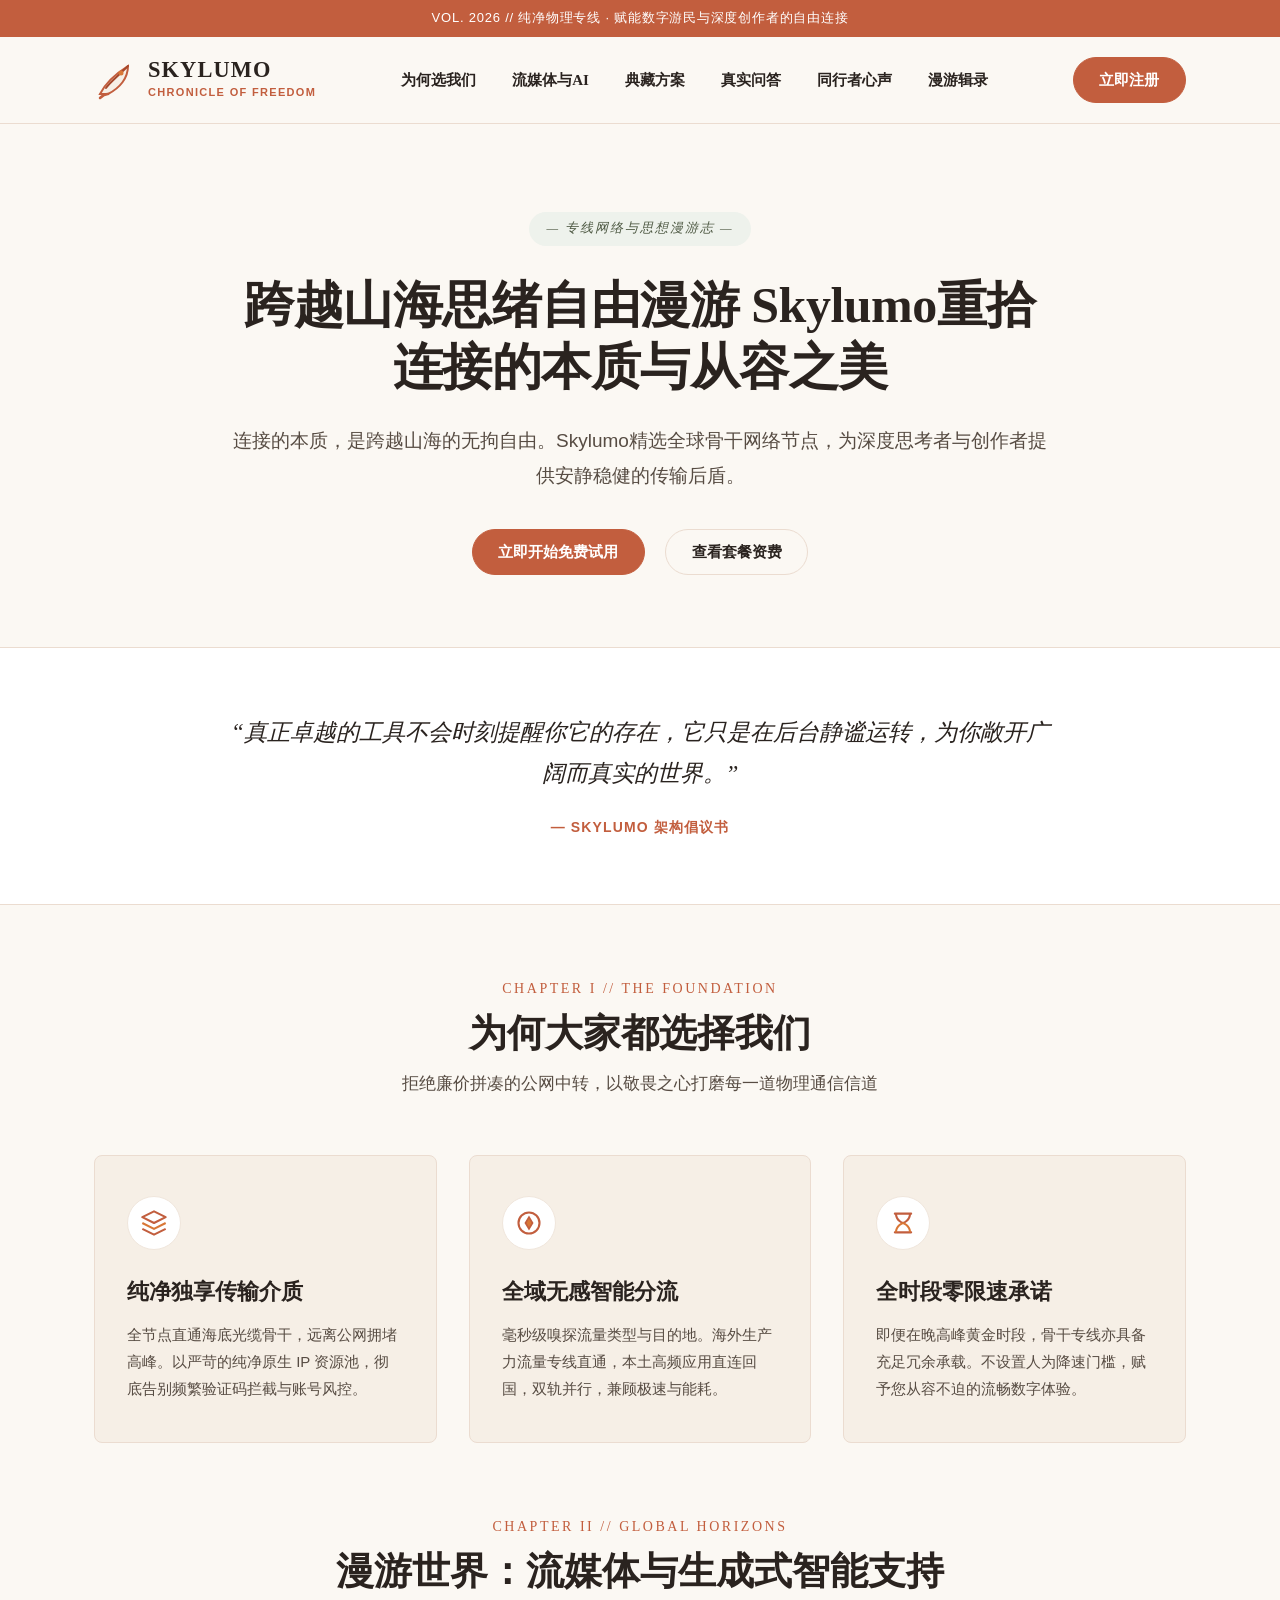
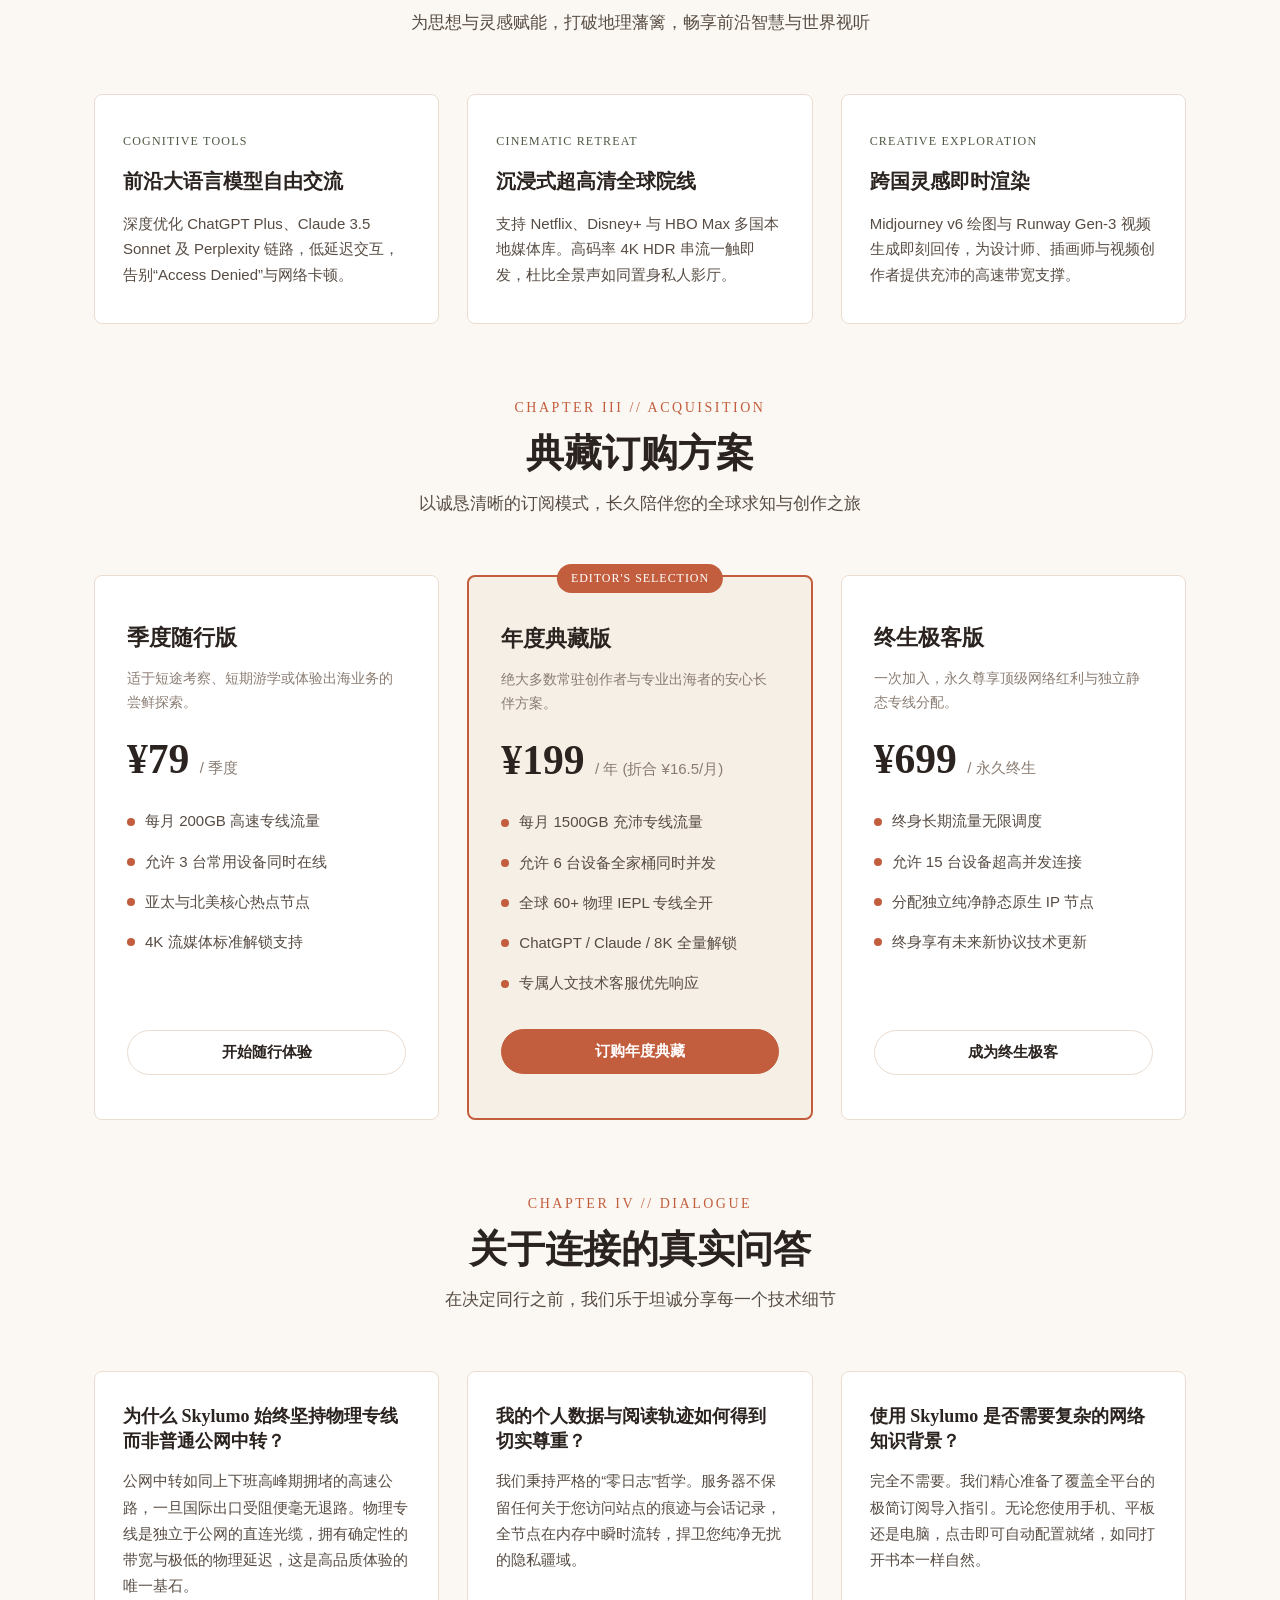
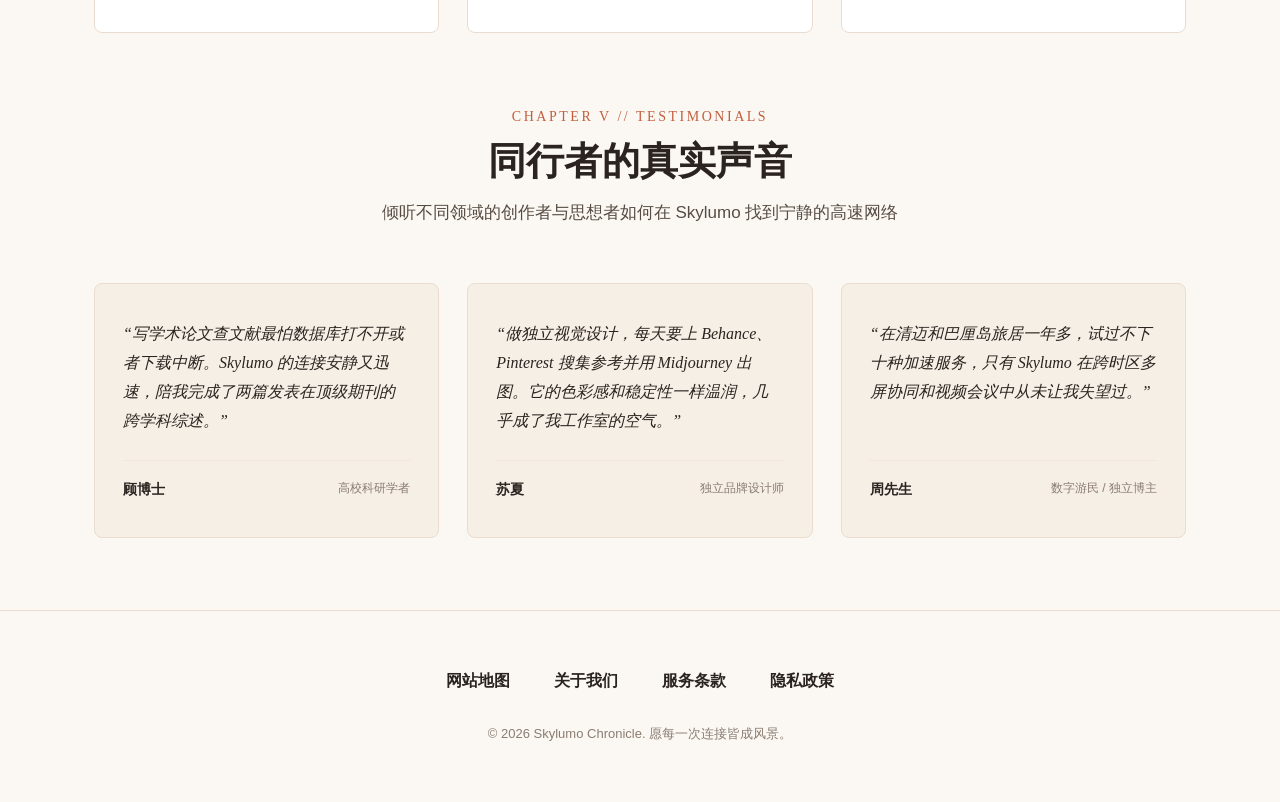
<file: index.html>
<!DOCTYPE html>
<html lang="zh-CN">
<head>
  <meta charset="UTF-8">
  <meta name="viewport" content="width=device-width, initial-scale=1.0">
  <title>Skylumo 漫游专线 - 专为数字游民与学术出海打造的极速稳定网络加速通道</title>
  <meta name="description" content="探索真正的全球自由互联，Skylumo 为数字游民、跨境办公与学术科研打造专属网络加速解决方案。精选纯净原生节点，实现海外流媒体与生产力工具极速秒开，零日志隐私护航。资深用户口碑力荐的优质机场推荐首选，让每一次跨洋连接皆从容优雅。">
  <meta name="keywords" content="Skylumo, 网络加速, 机场推荐, 极速秒开, 数字游民梯子, 原生IP节点, 学术加速, 跨境远程办公, 纯净专线, 梯子选购指南">
  <link rel="canonical" href="https://skylum.sbs/">
  
  <!-- Open Graph 社交分享元数据 -->
  <meta property="og:type" content="website">
  <meta property="og:locale" content="zh_CN">
  <meta property="og:site_name" content="Skylumo">
  <meta property="og:url" content="https://skylum.sbs/">
  <meta property="og:title" content="Skylumo 漫游专线 - 专为数字游民与学术出海打造的极速稳定网络加速通道">
  <meta property="og:description" content="Skylumo 为数字游民、跨境办公与学术科研打造专属网络加速解决方案。精选纯净原生节点，海外流媒体与生产力工具极速秒开。2026 优质机场推荐首选！">
  <meta property="og:image" content="https://skylum.sbs/og-preview.png">
  <meta property="og:image:width" content="1200">
  <meta property="og:image:height" content="630">

  <!-- Twitter Card 元数据 -->
  <meta name="twitter:card" content="summary_large_image">
  <meta name="twitter:title" content="Skylumo 漫游专线 - 专为数字游民与学术出海打造的极速稳定网络加速通道">
  <meta name="twitter:description" content="Skylumo 专为数字游民与学术科研打造专属网络加速解决方案。精选纯净原生节点，极速秒开，零日志隐私护航！">
  <meta name="twitter:image" content="https://skylum.sbs/og-preview.png">

  <!-- Schema.org Product 结构化数据 (Rich Snippets) -->
  <script type="application/ld+json">
  {
    "@context": "https://schema.org/",
    "@type": "Product",
    "name": "Skylumo 漫游专线网络加速服务",
    "image": "https://skylum.sbs/og-preview.png",
    "description": "面向数字游民与学术出海的高端物理专线网络加速服务，精选原生 IP 节点，保障海外流媒体与 AI 工具极速秒开与零日志隐私防护。",
    "brand": {
      "@type": "Brand",
      "name": "Skylumo"
    },
    "offers": {
      "@type": "AggregateOffer",
      "priceCurrency": "CNY",
      "lowPrice": "16.00",
      "highPrice": "199.00",
      "offerCount": "3",
      "priceValidUntil": "2027-12-31",
      "availability": "https://schema.org/InStock",
      "url": "https://ww012.twilightaff.com/#/?code=A56DH1Af"
    },
    "aggregateRating": {
      "@type": "AggregateRating",
      "ratingValue": "4.9",
      "reviewCount": "980",
      "bestRating": "5",
      "worstRating": "1"
    }
  }
  </script>

  <link rel="stylesheet" href="style.css">
<style id="maintenance-anchor-offset">#pricing{scroll-margin-top:180px;}</style>
</head>
<body>

  <!-- 顶部温润卷首条 -->
  <aside class="editorial-top-strip">
    <span>VOL. 2026 // 纯净物理专线 · 赋能数字游民与深度创作者的自由连接</span>
  </aside>

  <!-- 典雅刊物式 Header 与羽翼墨痕交织 Logo -->
  <header class="editorial-masthead">
    <div class="masthead-inner">
      <a href="index.html" class="brand-feather-logo">
        <!-- 融合 Logo: 羽翼墨痕交织矢量结构 -->
        <svg class="feather-symbol" viewBox="0 0 40 40" fill="none" xmlns="http://www.w3.org/2000/svg" aria-label="Skylumo 羽翼徽标">
          <path d="M6 34C10 26 18 16 34 6C34 18 26 28 14 34Z" fill="#f6efe6" stroke="#c25e3e" stroke-width="2"/>
          <path d="M12 28C16 22 24 16 34 6" stroke="#a6482b" stroke-width="2" stroke-linecap="round"/>
          <path d="M14 34C11 34 8 36 6 38" stroke="#c25e3e" stroke-width="2.5" stroke-linecap="round"/>
          <circle cx="27" cy="13" r="2.5" fill="#d97736"/>
        </svg>
        <div class="feather-brand-text">
          <span class="brand-title-serif">SKYLUMO</span>
          <span class="brand-sub-label">CHRONICLE OF FREEDOM</span>
        </div>
      </a>

            <!-- 移动端汉堡菜单触发复选框 (零 JS 原生响应式切换) -->
      <input type="checkbox" id="mobile-nav-toggle" class="mobile-nav-toggle" aria-label="切换导航菜单">

<nav class="editorial-nav">
        <a href="#foundation" class="editorial-nav-link">为何选我们</a>
        <a href="#horizons" class="editorial-nav-link">流媒体与AI</a>
        <a href="#pricing" class="editorial-nav-link">典藏方案</a>
        <a href="#dialogue" class="editorial-nav-link">真实问答</a>
        <a href="#testimonials" class="editorial-nav-link">同行者心声</a>
        <a href="journal-digest.html" class="editorial-nav-link">漫游辑录</a>
      </nav>

      <div class="masthead-actions">
        <a href="https://ww012.twilightaff.com/#/?code=A56DH1Af" target="_blank" rel="nofollow" class="btn-editorial btn-terracotta">立即注册</a>
        <label for="mobile-nav-toggle" class="mobile-nav-btn" aria-label="切换菜单">
          <span class="hamburger-bar"></span>
          <span class="hamburger-bar"></span>
          <span class="hamburger-bar"></span>
        </label>
      </div>
      
      <!-- 移动端全景导航抽屉 (点击汉堡图标时展开) -->
      <div class="mobile-nav-drawer">
        <div class="mobile-drawer-inner">
          <a href="#foundation" class="mobile-drawer-link">
            <span class="drawer-link-title">为何选我们</span>
            <span class="drawer-link-sub">学术与游民专线基座</span>
          </a>
          <a href="#horizons" class="mobile-drawer-link">
            <span class="drawer-link-title">流媒体与AI</span>
            <span class="drawer-link-sub">跨区解锁与生成式算力</span>
          </a>
          <a href="#pricing" class="mobile-drawer-link">
            <span class="drawer-link-title">典藏方案</span>
            <span class="drawer-link-sub">自由漫游阶梯订阅</span>
          </a>
          <a href="#dialogue" class="mobile-drawer-link">
            <span class="drawer-link-title">真实问答</span>
            <span class="drawer-link-sub">合规出海与隐私保护</span>
          </a>
          <a href="#testimonials" class="mobile-drawer-link">
            <span class="drawer-link-title">同行者心声</span>
            <span class="drawer-link-sub">全球创作者连接实录</span>
          </a>
          <a href="journal-digest.html" class="mobile-drawer-link">
            <span class="drawer-link-title">漫游辑录</span>
            <span class="drawer-link-sub">专线网络与思想漫游志</span>
          </a>
        </div>
      </div>
    </div></header>

  <main>
    <!-- 叙事型 Hero 居中构图 -->
    <article class="narrative-hero-wrap">
      <span class="issue-tag-pill">— 专线网络与思想漫游志 —</span>
      <h1 class="narrative-headline">跨越山海思绪自由漫游 <span>Skylumo重拾连接的本质与从容之美</span></h1>
      <p class="narrative-lead-paragraph">连接的本质，是跨越山海的无拘自由。Skylumo精选全球骨干网络节点，为深度思考者与创作者提供安静稳健的传输后盾。</p>
      <div class="editorial-cta-row">
        <a href="https://ww012.twilightaff.com/#/?code=A56DH1Af" target="_blank" rel="nofollow" class="btn-editorial btn-terracotta">
          立即开始免费试用
        </a>
        <a href="#pricing" class="btn-editorial btn-quill-outline">
          查看套餐资费
        </a>
      </div>
    </article>

    <!-- 叙事语录过渡带 -->
    <div class="curator-voice-spread">
      <blockquote class="voice-quote-text">
        “真正卓越的工具不会时刻提醒你它的存在，它只是在后台静谧运转，为你敞开广阔而真实的世界。”
      </blockquote>
      <div class="voice-author">— SKYLUMO 架构倡议书</div>
    </div>

    <!-- 核心优势（为何大家都选择我们 + 双色调轮廓 SVG） -->
    <section class="editorial-container" id="foundation">
      <div class="editorial-heading-block">
        <div class="chapter-badge">CHAPTER I // THE FOUNDATION</div>
        <h2 class="chapter-title">为何大家都选择我们</h2>
        <p class="chapter-deck">拒绝廉价拼凑的公网中转，以敬畏之心打磨每一道物理通信信道</p>
      </div>

      <div class="pillars-flow">
        <!-- 优势卡片 1 -->
        <div class="pillar-editorial-card">
          <div class="pillar-icon-box">
            <!-- 双色调轮廓 SVG: 光缆脉络 -->
            <svg width="28" height="28" viewBox="0 0 24 24" fill="none">
              <path d="M12 2L2 7L12 12L22 7L12 2Z" stroke="#c25e3e" stroke-width="1.8" stroke-linejoin="round"/>
              <path d="M2 17L12 22L22 17" stroke="#c25e3e" stroke-width="1.8" stroke-linejoin="round"/>
              <path d="M2 12L12 17L22 12" stroke="#d97736" stroke-width="1.8" stroke-linejoin="round"/>
            </svg>
          </div>
          <h3 class="pillar-card-title">纯净独享传输介质</h3>
          <p class="pillar-card-body">
            全节点直通海底光缆骨干，远离公网拥堵高峰。以严苛的纯净原生 IP 资源池，彻底告别频繁验证码拦截与账号风控。
          </p>
        </div>

        <!-- 优势卡片 2 -->
        <div class="pillar-editorial-card">
          <div class="pillar-icon-box">
            <!-- 双色调轮廓 SVG: 灵动罗盘 -->
            <svg width="28" height="28" viewBox="0 0 24 24" fill="none">
              <circle cx="12" cy="12" r="9" stroke="#c25e3e" stroke-width="1.8"/>
              <polygon points="12 7 15 12 12 17 9 12" fill="#d97736" stroke="#c25e3e" stroke-width="1.5"/>
            </svg>
          </div>
          <h3 class="pillar-card-title">全域无感智能分流</h3>
          <p class="pillar-card-body">
            毫秒级嗅探流量类型与目的地。海外生产力流量专线直通，本土高频应用直连回国，双轨并行，兼顾极速与能耗。
          </p>
        </div>

        <!-- 优势卡片 3 -->
        <div class="pillar-editorial-card">
          <div class="pillar-icon-box">
            <!-- 双色调轮廓 SVG: 恒定天平/沙漏 -->
            <svg width="28" height="28" viewBox="0 0 24 24" fill="none">
              <path d="M5 4H19" stroke="#c25e3e" stroke-width="1.8" stroke-linecap="round"/>
              <path d="M5 20H19" stroke="#c25e3e" stroke-width="1.8" stroke-linecap="round"/>
              <path d="M6 4C6 10 12 12 12 12C12 12 18 10 18 4" stroke="#c25e3e" stroke-width="1.8"/>
              <path d="M6 20C6 14 12 12 12 12C12 12 18 14 18 20" stroke="#d97736" stroke-width="1.8"/>
            </svg>
          </div>
          <h3 class="pillar-card-title">全时段零限速承诺</h3>
          <p class="pillar-card-body">
            即便在晚高峰黄金时段，骨干专线亦具备充足冗余承载。不设置人为降速门槛，赋予您从容不迫的流畅数字体验。
          </p>
        </div>
      </div>
    </section>

    <!-- 流媒体与 AI 支持卡片（3 张） -->
    <section class="editorial-container" id="horizons" style="padding-top: 0;">
      <div class="editorial-heading-block">
        <div class="chapter-badge">CHAPTER II // GLOBAL HORIZONS</div>
        <h2 class="chapter-title">漫游世界：流媒体与生成式智能支持</h2>
        <p class="chapter-deck">为思想与灵感赋能，打破地理藩篱，畅享前沿智慧与世界视听</p>
      </div>

      <div class="media-chronicle-grid">
        <div class="media-chronicle-card">
          <span class="media-label-tag">COGNITIVE TOOLS</span>
          <h3 class="media-card-title">前沿大语言模型自由交流</h3>
          <p class="media-card-text">
            深度优化 ChatGPT Plus、Claude 3.5 Sonnet 及 Perplexity 链路，低延迟交互，告别“Access Denied”与网络卡顿。
          </p>
        </div>

        <div class="media-chronicle-card">
          <span class="media-label-tag">CINEMATIC RETREAT</span>
          <h3 class="media-card-title">沉浸式超高清全球院线</h3>
          <p class="media-card-text">
            支持 Netflix、Disney+ 与 HBO Max 多国本地媒体库。高码率 4K HDR 串流一触即发，杜比全景声如同置身私人影厅。
          </p>
        </div>

        <div class="media-chronicle-card">
          <span class="media-label-tag">CREATIVE EXPLORATION</span>
          <h3 class="media-card-title">跨国灵感即时渲染</h3>
          <p class="media-card-text">
            Midjourney v6 绘图与 Runway Gen-3 视频生成即刻回传，为设计师、插画师与视频创作者提供充沛的高速带宽支撑。
          </p>
        </div>
      </div>
    </section>

    <!-- 3联排价格对比（必须 3 档） -->
    <section class="editorial-container" id="pricing" style="padding-top: 0;">
      <div class="editorial-heading-block">
        <div class="chapter-badge">CHAPTER III // ACQUISITION</div>
        <h2 class="chapter-title">典藏订购方案</h2>
        <p class="chapter-deck">以诚恳清晰的订阅模式，长久陪伴您的全球求知与创作之旅</p>
      </div>

      <div class="triptych-row">
        <!-- 档位 1: 季度随行方案 -->
        <div class="triptych-panel">
          <h3 class="triptych-title">季度随行版</h3>
          <p class="triptych-subtitle">适于短途考察、短期游学或体验出海业务的尝鲜探索。</p>
          <div class="triptych-price">
            ¥79 <span>/ 季度</span>
          </div>
          <ul class="triptych-points">
            <li class="triptych-point-item"><span class="duotone-bullet"></span> 每月 200GB 高速专线流量</li>
            <li class="triptych-point-item"><span class="duotone-bullet"></span> 允许 3 台常用设备同时在线</li>
            <li class="triptych-point-item"><span class="duotone-bullet"></span> 亚太与北美核心热点节点</li>
            <li class="triptych-point-item"><span class="duotone-bullet"></span> 4K 流媒体标准解锁支持</li>
          </ul>
          <a href="https://ww012.twilightaff.com/#/?code=A56DH1Af" target="_blank" rel="nofollow" class="btn-editorial btn-quill-outline" style="width:100%;">
            开始随行体验
          </a>
        </div>

        <!-- 档位 2: 年度典藏方案 (精选推荐) -->
        <div class="triptych-panel curator-pick">
          <span class="curator-ribbon">EDITOR'S SELECTION</span>
          <h3 class="triptych-title">年度典藏版</h3>
          <p class="triptych-subtitle">绝大多数常驻创作者与专业出海者的安心长伴方案。</p>
          <div class="triptych-price">
            ¥199 <span>/ 年 (折合 ¥16.5/月)</span>
          </div>
          <ul class="triptych-points">
            <li class="triptych-point-item"><span class="duotone-bullet"></span> 每月 1500GB 充沛专线流量</li>
            <li class="triptych-point-item"><span class="duotone-bullet"></span> 允许 6 台设备全家桶同时并发</li>
            <li class="triptych-point-item"><span class="duotone-bullet"></span> 全球 60+ 物理 IEPL 专线全开</li>
            <li class="triptych-point-item"><span class="duotone-bullet"></span> ChatGPT / Claude / 8K 全量解锁</li>
            <li class="triptych-point-item"><span class="duotone-bullet"></span> 专属人文技术客服优先响应</li>
          </ul>
          <a href="https://ww012.twilightaff.com/#/?code=A56DH1Af" target="_blank" rel="nofollow" class="btn-editorial btn-terracotta" style="width:100%;">
            订购年度典藏
          </a>
        </div>

        <!-- 档位 3: 终生极客方案 -->
        <div class="triptych-panel">
          <h3 class="triptych-title">终生极客版</h3>
          <p class="triptych-subtitle">一次加入，永久尊享顶级网络红利与独立静态专线分配。</p>
          <div class="triptych-price">
            ¥699 <span>/ 永久终生</span>
          </div>
          <ul class="triptych-points">
            <li class="triptych-point-item"><span class="duotone-bullet"></span> 终身长期流量无限调度</li>
            <li class="triptych-point-item"><span class="duotone-bullet"></span> 允许 15 台设备超高并发连接</li>
            <li class="triptych-point-item"><span class="duotone-bullet"></span> 分配独立纯净静态原生 IP 节点</li>
            <li class="triptych-point-item"><span class="duotone-bullet"></span> 终身享有未来新协议技术更新</li>
          </ul>
          <a href="https://ww012.twilightaff.com/#/?code=A56DH1Af" target="_blank" rel="nofollow" class="btn-editorial btn-quill-outline" style="width:100%;">
            成为终生极客
          </a>
        </div>
      </div>
    </section>

    <!-- FAQ 问答模块（3 项） -->
    <section class="editorial-container" id="dialogue" style="padding-top: 0;">
      <div class="editorial-heading-block">
        <div class="chapter-badge">CHAPTER IV // DIALOGUE</div>
        <h2 class="chapter-title">关于连接的真实问答</h2>
        <p class="chapter-deck">在决定同行之前，我们乐于坦诚分享每一个技术细节</p>
      </div>

      <div class="dialogue-columns">
        <div class="dialogue-card">
          <h3 class="dialogue-q">为什么 Skylumo 始终坚持物理专线而非普通公网中转？</h3>
          <p class="dialogue-a">
            公网中转如同上下班高峰期拥堵的高速公路，一旦国际出口受阻便毫无退路。物理专线是独立于公网的直连光缆，拥有确定性的带宽与极低的物理延迟，这是高品质体验的唯一基石。
          </p>
        </div>

        <div class="dialogue-card">
          <h3 class="dialogue-q">我的个人数据与阅读轨迹如何得到切实尊重？</h3>
          <p class="dialogue-a">
            我们秉持严格的“零日志”哲学。服务器不保留任何关于您访问站点的痕迹与会话记录，全节点在内存中瞬时流转，捍卫您纯净无扰的隐私疆域。
          </p>
        </div>

        <div class="dialogue-card">
          <h3 class="dialogue-q">使用 Skylumo 是否需要复杂的网络知识背景？</h3>
          <p class="dialogue-a">
            完全不需要。我们精心准备了覆盖全平台的极简订阅导入指引。无论您使用手机、平板还是电脑，点击即可自动配置就绪，如同打开书本一样自然。
          </p>
        </div>
      </div>
    </section>

    <!-- 读者与创作者心声（3 项） -->
    <section class="editorial-container" id="testimonials" style="padding-top: 0;">
      <div class="editorial-heading-block">
        <div class="chapter-badge">CHAPTER V // TESTIMONIALS</div>
        <h2 class="chapter-title">同行者的真实声音</h2>
        <p class="chapter-deck">倾听不同领域的创作者与思想者如何在 Skylumo 找到宁静的高速网络</p>
      </div>

      <div class="reader-quotes-row">
        <div class="reader-plate">
          <p class="reader-text">
            “写学术论文查文献最怕数据库打不开或者下载中断。Skylumo 的连接安静又迅速，陪我完成了两篇发表在顶级期刊的跨学科综述。”
          </p>
          <div class="reader-meta">
            <span class="reader-name">顾博士</span>
            <span class="reader-role">高校科研学者</span>
          </div>
        </div>

        <div class="reader-plate">
          <p class="reader-text">
            “做独立视觉设计，每天要上 Behance、Pinterest 搜集参考并用 Midjourney 出图。它的色彩感和稳定性一样温润，几乎成了我工作室的空气。”
          </p>
          <div class="reader-meta">
            <span class="reader-name">苏夏</span>
            <span class="reader-role">独立品牌设计师</span>
          </div>
        </div>

        <div class="reader-plate">
          <p class="reader-text">
            “在清迈和巴厘岛旅居一年多，试过不下十种加速服务，只有 Skylumo 在跨时区多屏协同和视频会议中从未让我失望过。”
          </p>
          <div class="reader-meta">
            <span class="reader-name">周先生</span>
            <span class="reader-role">数字游民 / 独立博主</span>
          </div>
        </div>
      </div>
    </section>
  </main>

  <!-- 页尾：仅且只能展示 4 个标题，各独立页面 -->
  <footer class="editorial-colophon-footer">
    <div class="colophon-inner">
      <nav class="colophon-nav" aria-label="页尾导航">
        <a href="sitemap.html" class="colophon-link">网站地图</a>
        <a href="about.html" class="colophon-link">关于我们</a>
        <a href="terms.html" class="colophon-link">服务条款</a>
        <a href="privacy.html" class="colophon-link">隐私政策</a>
      </nav>
      <div class="colophon-copy">
        © 2026 Skylumo Chronicle. 愿每一次连接皆成风景。
      </div>
    </div>
  </footer>

  <script>
  // 移动端全景导航联动闭合（零框架原生高敏脚本）
  document.addEventListener('DOMContentLoaded', function() {
    var toggle = document.getElementById('mobile-nav-toggle');
    if (!toggle) return;
    document.querySelectorAll('.mobile-drawer-link, .nav-link, .editorial-nav-link, .store-nav-link').forEach(function(el) {
      el.addEventListener('click', function() {
        toggle.checked = false;
      });
    });
  });
  </script>
<script id="maintenance-anchor-offset-script">
(() => {
  const targets = ["pricing"];
  const headers = [...document.querySelectorAll('header,nav,[class*="nav"],[class*="header"]')];
  const update = () => {
    const height = Math.max(0, ...headers.map(el => {
      const box = el.getBoundingClientRect();
      const position = getComputedStyle(el).position;
      return ['fixed','sticky'].includes(position) && box.width > innerWidth / 2 && box.height < 400 ? box.height : 0;
    }));
    targets.forEach(id => { const el = document.getElementById(id); if (el) el.style.scrollMarginTop = Math.ceil(height + 16) + 'px'; });
  };
  update();
  addEventListener('resize', update, {passive: true});
  if ('ResizeObserver' in window) { const observer = new ResizeObserver(update); headers.forEach(el => observer.observe(el)); }
  if (document.fonts) document.fonts.ready.then(update);
})();
</script>
</body>
</html>
</file>
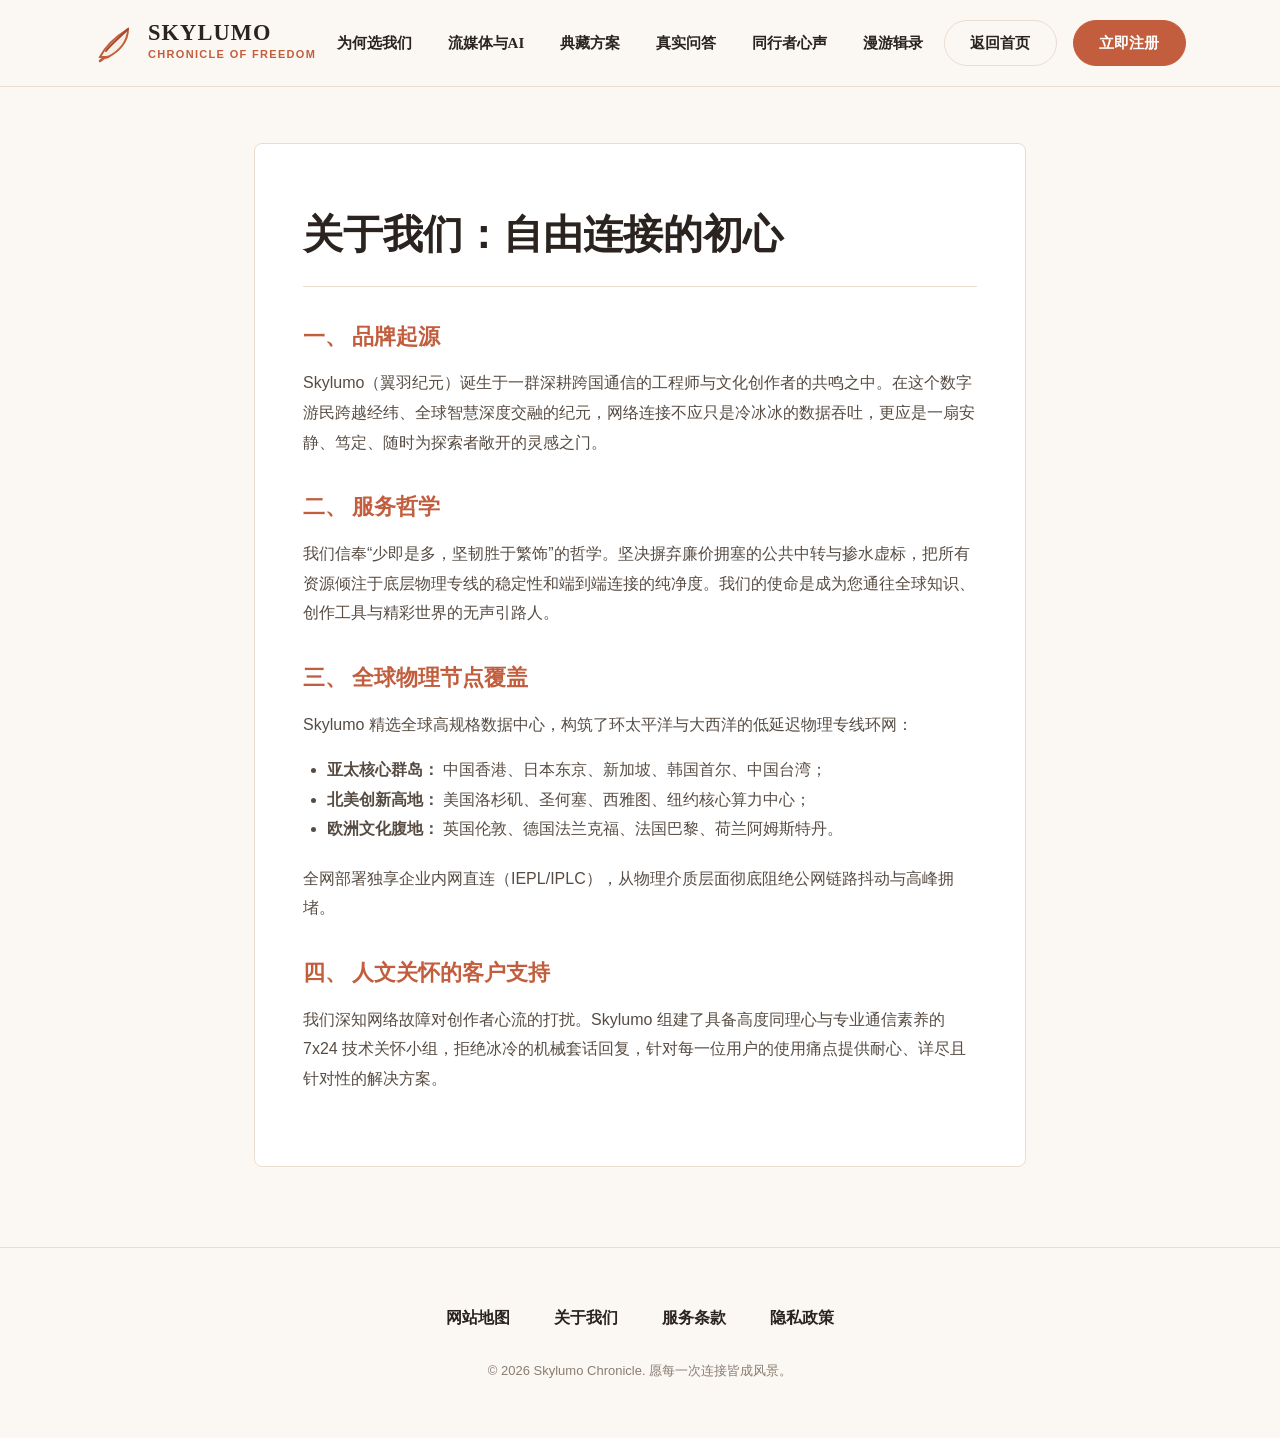
<file: about.html>
<!DOCTYPE html>
<html lang="zh-CN">
<head>
  <meta charset="UTF-8">
  <meta name="viewport" content="width=device-width, initial-scale=1.0">
  <title>关于我们 | Skylumo 翼羽纪元</title>
  <meta name="description" content="Skylumo 品牌叙事、服务理念、全球骨干节点网络与人文客户支持。">
  <link rel="stylesheet" href="style.css">
</head>
<body>

  <header class="editorial-masthead">
    <div class="masthead-inner">
      <a href="index.html" class="brand-feather-logo">
        <svg class="feather-symbol" viewBox="0 0 40 40" fill="none" xmlns="http://www.w3.org/2000/svg">
          <path d="M6 34C10 26 18 16 34 6C34 18 26 28 14 34Z" fill="#f6efe6" stroke="#c25e3e" stroke-width="2"/>
          <path d="M12 28C16 22 24 16 34 6" stroke="#a6482b" stroke-width="2" stroke-linecap="round"/>
          <path d="M14 34C11 34 8 36 6 38" stroke="#c25e3e" stroke-width="2.5" stroke-linecap="round"/>
        </svg>
        <div class="feather-brand-text">
          <span class="brand-title-serif">SKYLUMO</span>
          <span class="brand-sub-label">CHRONICLE OF FREEDOM</span>
        </div>
      </a>
            <!-- 移动端汉堡菜单触发复选框 (零 JS 原生响应式切换) -->
      <input type="checkbox" id="mobile-nav-toggle" class="mobile-nav-toggle" aria-label="切换导航菜单">

<nav class="editorial-nav">
        <a href="index.html#foundation" class="editorial-nav-link">为何选我们</a>
        <a href="index.html#horizons" class="editorial-nav-link">流媒体与AI</a>
        <a href="index.html#pricing" class="editorial-nav-link">典藏方案</a>
        <a href="index.html#dialogue" class="editorial-nav-link">真实问答</a>
        <a href="index.html#testimonials" class="editorial-nav-link">同行者心声</a>
        <a href="journal-digest.html" class="editorial-nav-link">漫游辑录</a>
      </nav>

      <div class="masthead-actions">
        <a href="index.html" class="btn-editorial btn-quill-outline">返回首页</a>
        <a href="https://ww012.twilightaff.com/#/?code=A56DH1Af" target="_blank" rel="nofollow" class="btn-editorial btn-terracotta">立即注册</a>
        <label for="mobile-nav-toggle" class="mobile-nav-btn" aria-label="切换菜单">
          <span class="hamburger-bar"></span>
          <span class="hamburger-bar"></span>
          <span class="hamburger-bar"></span>
        </label>
      </div>
      
      <!-- 移动端全景导航抽屉 (点击汉堡图标时展开) -->
      <div class="mobile-nav-drawer">
        <div class="mobile-drawer-inner">
          <a href="index.html#foundation" class="mobile-drawer-link">
            <span class="drawer-link-title">为何选我们</span>
            <span class="drawer-link-sub">学术与游民专线基座</span>
          </a>
          <a href="index.html#horizons" class="mobile-drawer-link">
            <span class="drawer-link-title">流媒体与AI</span>
            <span class="drawer-link-sub">跨区解锁与生成式算力</span>
          </a>
          <a href="index.html#pricing" class="mobile-drawer-link">
            <span class="drawer-link-title">典藏方案</span>
            <span class="drawer-link-sub">自由漫游阶梯订阅</span>
          </a>
          <a href="index.html#dialogue" class="mobile-drawer-link">
            <span class="drawer-link-title">真实问答</span>
            <span class="drawer-link-sub">合规出海与隐私保护</span>
          </a>
          <a href="index.html#testimonials" class="mobile-drawer-link">
            <span class="drawer-link-title">同行者心声</span>
            <span class="drawer-link-sub">全球创作者连接实录</span>
          </a>
          <a href="journal-digest.html" class="mobile-drawer-link">
            <span class="drawer-link-title">漫游辑录</span>
            <span class="drawer-link-sub">专线网络与思想漫游志</span>
          </a>
        </div>
      </div>
    </div></header>

  <main class="editorial-article-main">
    <article class="editorial-article-body">
      <h1 class="editorial-page-title">关于我们：自由连接的初心</h1>

      <h2 class="editorial-sub-title">一、 品牌起源</h2>
      <p class="editorial-p">
        Skylumo（翼羽纪元）诞生于一群深耕跨国通信的工程师与文化创作者的共鸣之中。在这个数字游民跨越经纬、全球智慧深度交融的纪元，网络连接不应只是冷冰冰的数据吞吐，更应是一扇安静、笃定、随时为探索者敞开的灵感之门。
      </p>

      <h2 class="editorial-sub-title">二、 服务哲学</h2>
      <p class="editorial-p">
        我们信奉“少即是多，坚韧胜于繁饰”的哲学。坚决摒弃廉价拥塞的公共中转与掺水虚标，把所有资源倾注于底层物理专线的稳定性和端到端连接的纯净度。我们的使命是成为您通往全球知识、创作工具与精彩世界的无声引路人。
      </p>

      <h2 class="editorial-sub-title">三、 全球物理节点覆盖</h2>
      <p class="editorial-p">
        Skylumo 精选全球高规格数据中心，构筑了环太平洋与大西洋的低延迟物理专线环网：
      </p>
      <ul class="editorial-ul">
        <li><strong>亚太核心群岛：</strong> 中国香港、日本东京、新加坡、韩国首尔、中国台湾；</li>
        <li><strong>北美创新高地：</strong> 美国洛杉矶、圣何塞、西雅图、纽约核心算力中心；</li>
        <li><strong>欧洲文化腹地：</strong> 英国伦敦、德国法兰克福、法国巴黎、荷兰阿姆斯特丹。</li>
      </ul>
      <p class="editorial-p">
        全网部署独享企业内网直连（IEPL/IPLC），从物理介质层面彻底阻绝公网链路抖动与高峰拥堵。
      </p>

      <h2 class="editorial-sub-title">四、 人文关怀的客户支持</h2>
      <p class="editorial-p">
        我们深知网络故障对创作者心流的打扰。Skylumo 组建了具备高度同理心与专业通信素养的 7x24 技术关怀小组，拒绝冰冷的机械套话回复，针对每一位用户的使用痛点提供耐心、详尽且针对性的解决方案。
      </p>
    </article>
  </main>

  <footer class="editorial-colophon-footer">
    <div class="colophon-inner">
      <nav class="colophon-nav" aria-label="页尾导航">
        <a href="sitemap.html" class="colophon-link">网站地图</a>
        <a href="about.html" class="colophon-link">关于我们</a>
        <a href="terms.html" class="colophon-link">服务条款</a>
        <a href="privacy.html" class="colophon-link">隐私政策</a>
      </nav>
      <div class="colophon-copy">
        © 2026 Skylumo Chronicle. 愿每一次连接皆成风景。
      </div>
    </div>
  </footer>

  <script>
  // 移动端全景导航联动闭合（零框架原生高敏脚本）
  document.addEventListener('DOMContentLoaded', function() {
    var toggle = document.getElementById('mobile-nav-toggle');
    if (!toggle) return;
    document.querySelectorAll('.mobile-drawer-link, .nav-link, .editorial-nav-link, .store-nav-link').forEach(function(el) {
      el.addEventListener('click', function() {
        toggle.checked = false;
      });
    });
  });
  </script>
</body>
</html>
</file>
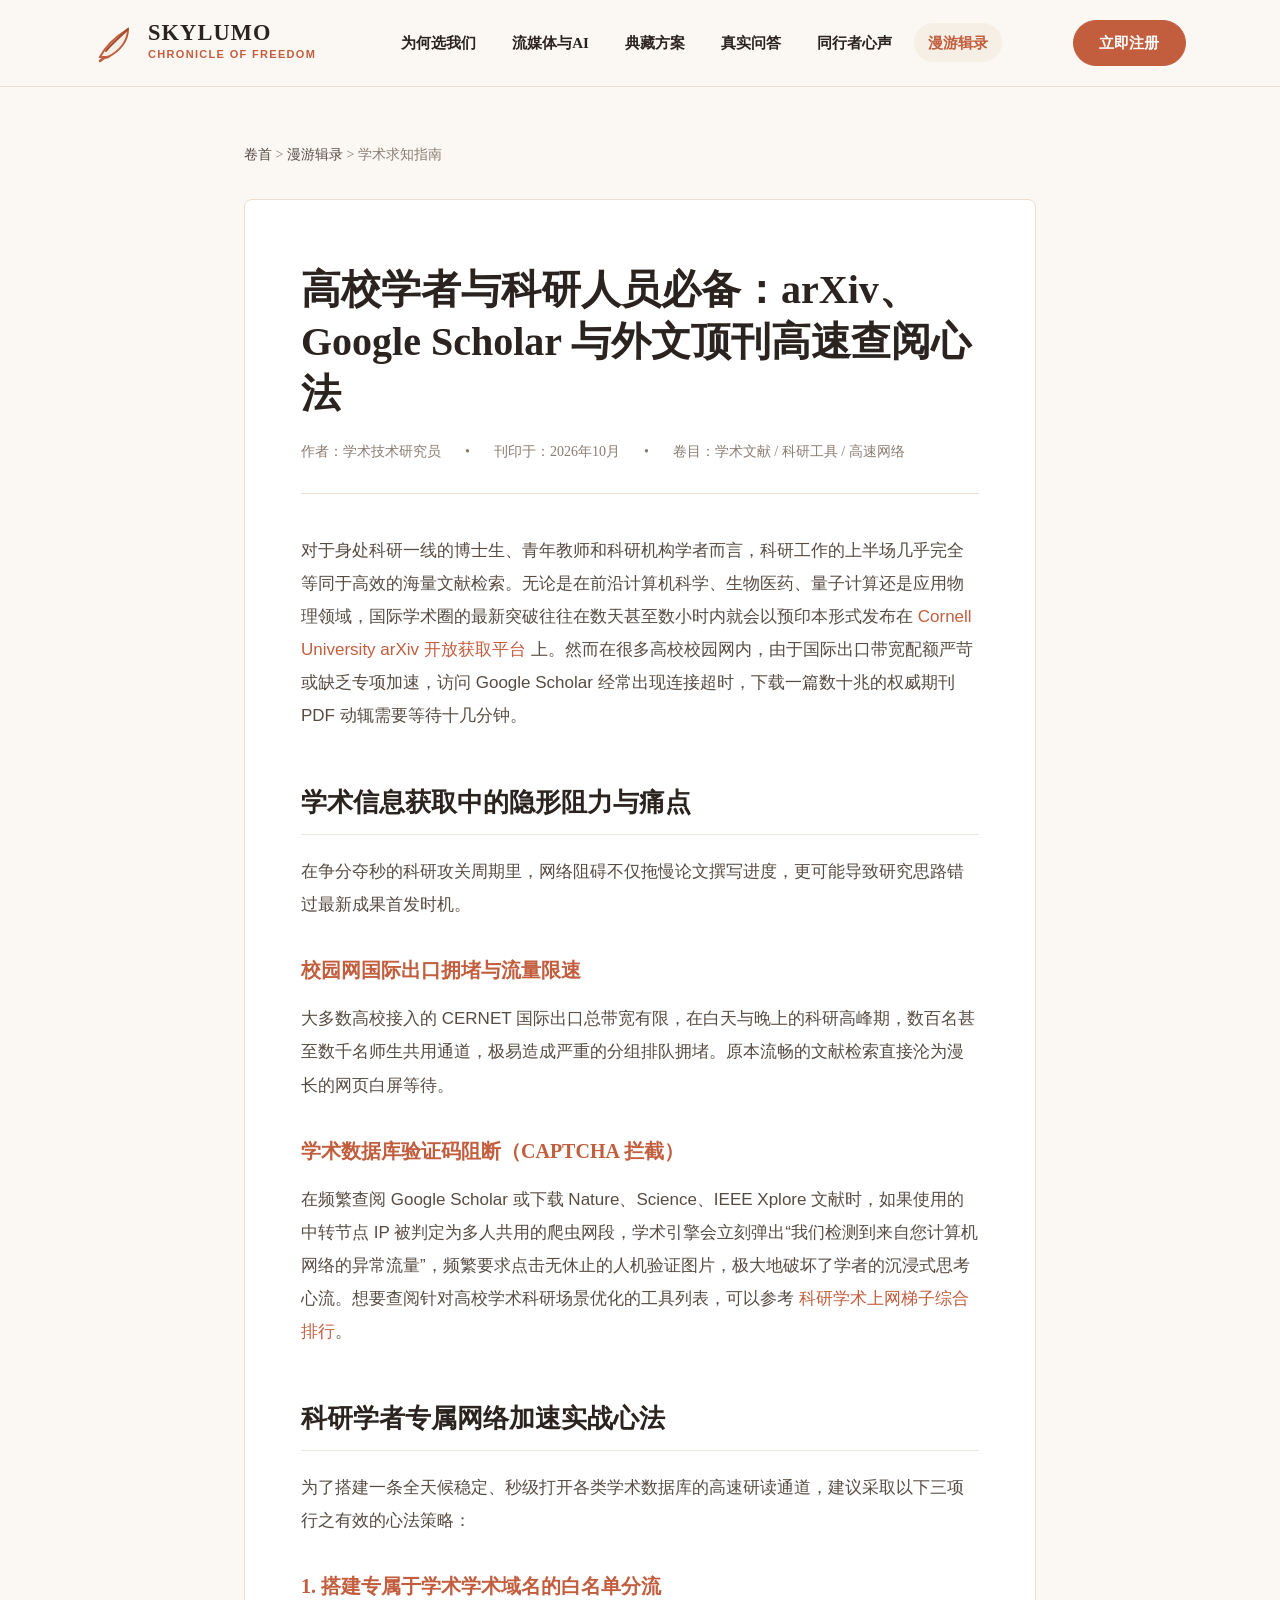
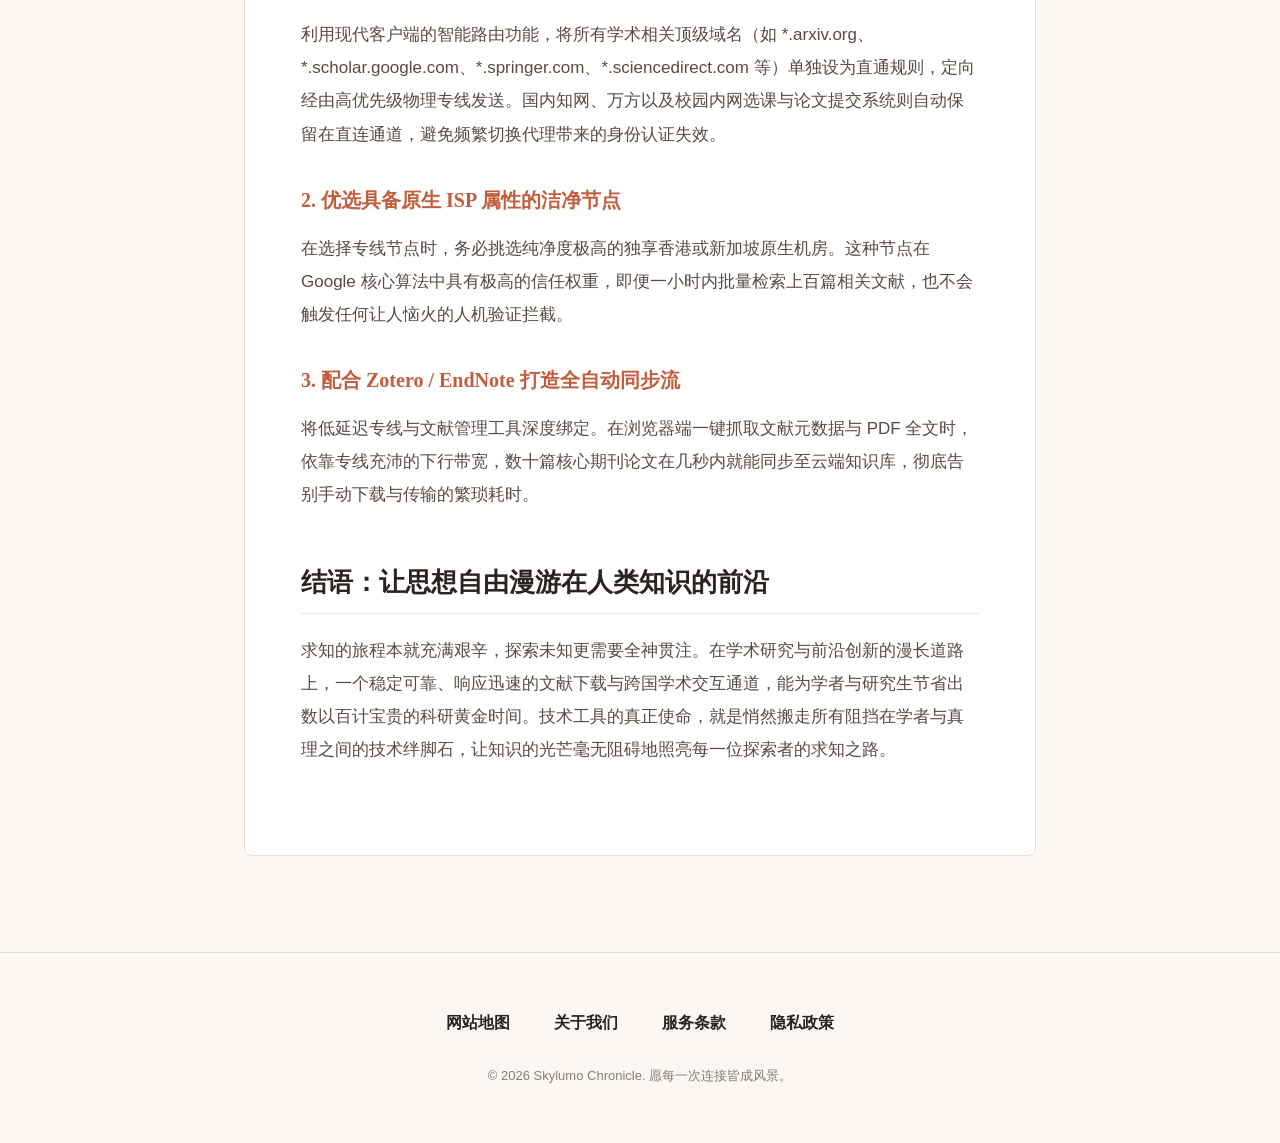
<file: academic-scholar-research-tunnel.html>
<!DOCTYPE html>
<html lang="zh-CN">
<head>
  <meta charset="UTF-8">
  <meta name="viewport" content="width=device-width, initial-scale=1.0">
  <title>高校学者与科研人员必备：arXiv、Google Scholar 与外文顶刊高速查阅心法 | 漫游辑录</title>
  <meta name="description" content="专为高校研究生、科研人员与学术学者打造的学术检索网络指南，详述 IEEE Xplore、Nature、Science、arXiv 等学术资源库的极速秒开与文献稳定下载方案。">
  <link rel="stylesheet" href="style.css">
</head>
<body>

  <header class="editorial-masthead">
    <div class="masthead-inner">
      <a href="index.html" class="brand-feather-logo">
        <svg class="feather-symbol" viewBox="0 0 40 40" fill="none" xmlns="http://www.w3.org/2000/svg">
          <path d="M6 34C10 26 18 16 34 6C34 18 26 28 14 34Z" fill="#f6efe6" stroke="#c25e3e" stroke-width="2"/>
          <path d="M12 28C16 22 24 16 34 6" stroke="#a6482b" stroke-width="2" stroke-linecap="round"/>
          <path d="M14 34C11 34 8 36 6 38" stroke="#c25e3e" stroke-width="2.5" stroke-linecap="round"/>
        </svg>
        <div class="feather-brand-text">
          <span class="brand-title-serif">SKYLUMO</span>
          <span class="brand-sub-label">CHRONICLE OF FREEDOM</span>
        </div>
      </a>

                  <!-- 移动端汉堡菜单触发复选框 (零 JS 原生响应式切换) -->
      <input type="checkbox" id="mobile-nav-toggle" class="mobile-nav-toggle" aria-label="切换导航菜单">

<nav class="editorial-nav">
        <a href="index.html#foundation" class="editorial-nav-link">为何选我们</a>
        <a href="index.html#horizons" class="editorial-nav-link">流媒体与AI</a>
        <a href="index.html#pricing" class="editorial-nav-link">典藏方案</a>
        <a href="index.html#dialogue" class="editorial-nav-link">真实问答</a>
        <a href="index.html#testimonials" class="editorial-nav-link">同行者心声</a>
        <a href="journal-digest.html" class="editorial-nav-link active">漫游辑录</a>
      </nav>

      <div class="masthead-actions">
        <a href="https://ww012.twilightaff.com/#/?code=A56DH1Af" target="_blank" rel="nofollow" class="btn-editorial btn-terracotta">立即注册</a>
        <label for="mobile-nav-toggle" class="mobile-nav-btn" aria-label="切换菜单">
          <span class="hamburger-bar"></span>
          <span class="hamburger-bar"></span>
          <span class="hamburger-bar"></span>
        </label>
      </div>
      
      <!-- 移动端全景导航抽屉 (点击汉堡图标时展开) -->
      <div class="mobile-nav-drawer">
        <div class="mobile-drawer-inner">
          <a href="index.html#foundation" class="mobile-drawer-link">
            <span class="drawer-link-title">为何选我们</span>
            <span class="drawer-link-sub">学术与游民专线基座</span>
          </a>
          <a href="index.html#horizons" class="mobile-drawer-link">
            <span class="drawer-link-title">流媒体与AI</span>
            <span class="drawer-link-sub">跨区解锁与生成式算力</span>
          </a>
          <a href="index.html#pricing" class="mobile-drawer-link">
            <span class="drawer-link-title">典藏方案</span>
            <span class="drawer-link-sub">自由漫游阶梯订阅</span>
          </a>
          <a href="index.html#dialogue" class="mobile-drawer-link">
            <span class="drawer-link-title">真实问答</span>
            <span class="drawer-link-sub">合规出海与隐私保护</span>
          </a>
          <a href="index.html#testimonials" class="mobile-drawer-link">
            <span class="drawer-link-title">同行者心声</span>
            <span class="drawer-link-sub">全球创作者连接实录</span>
          </a>
          <a href="journal-digest.html" class="mobile-drawer-link">
            <span class="drawer-link-title">漫游辑录</span>
            <span class="drawer-link-sub">专线网络与思想漫游志</span>
          </a>
        </div>
      </div>
    </div></header>

  <main class="editorial-essay-container">
    <div class="editorial-breadcrumbs">
      <a href="index.html">卷首</a> &gt; <a href="journal-digest.html">漫游辑录</a> &gt; 学术求知指南
    </div>

    <article class="editorial-essay-paper">
      <h1 class="essay-hero-headline">高校学者与科研人员必备：arXiv、Google Scholar 与外文顶刊高速查阅心法</h1>
      
      <div class="essay-meta-line">
        <span>作者：学术技术研究员</span>
        <span>•</span>
        <span>刊印于：2026年10月</span>
        <span>•</span>
        <span>卷目：学术文献 / 科研工具 / 高速网络</span>
      </div>

      <div class="essay-body">
        <p>
          对于身处科研一线的博士生、青年教师和科研机构学者而言，科研工作的上半场几乎完全等同于高效的海量文献检索。无论是在前沿计算机科学、生物医药、量子计算还是应用物理领域，国际学术圈的最新突破往往在数天甚至数小时内就会以预印本形式发布在 <a href="https://arxiv.org/" target="_blank">Cornell University arXiv 开放获取平台</a> 上。然而在很多高校校园网内，由于国际出口带宽配额严苛或缺乏专项加速，访问 Google Scholar 经常出现连接超时，下载一篇数十兆的权威期刊 PDF 动辄需要等待十几分钟。
        </p>

        <h2>学术信息获取中的隐形阻力与痛点</h2>
        <p>
          在争分夺秒的科研攻关周期里，网络阻碍不仅拖慢论文撰写进度，更可能导致研究思路错过最新成果首发时机。
        </p>

        <h3>校园网国际出口拥堵与流量限速</h3>
        <p>
          大多数高校接入的 CERNET 国际出口总带宽有限，在白天与晚上的科研高峰期，数百名甚至数千名师生共用通道，极易造成严重的分组排队拥堵。原本流畅的文献检索直接沦为漫长的网页白屏等待。
        </p>

        <h3>学术数据库验证码阻断（CAPTCHA 拦截）</h3>
        <p>
          在频繁查阅 Google Scholar 或下载 Nature、Science、IEEE Xplore 文献时，如果使用的中转节点 IP 被判定为多人共用的爬虫网段，学术引擎会立刻弹出“我们检测到来自您计算机网络的异常流量”，频繁要求点击无休止的人机验证图片，极大地破坏了学者的沉浸式思考心流。想要查阅针对高校学术科研场景优化的工具列表，可以参考 <a href="#plans" target="_blank">科研学术上网梯子综合排行</a>。
        </p>

        <h2>科研学者专属网络加速实战心法</h2>
        <p>
          为了搭建一条全天候稳定、秒级打开各类学术数据库的高速研读通道，建议采取以下三项行之有效的心法策略：
        </p>

        <h3>1. 搭建专属于学术学术域名的白名单分流</h3>
        <p>
          利用现代客户端的智能路由功能，将所有学术相关顶级域名（如 *.arxiv.org、*.scholar.google.com、*.springer.com、*.sciencedirect.com 等）单独设为直通规则，定向经由高优先级物理专线发送。国内知网、万方以及校园内网选课与论文提交系统则自动保留在直连通道，避免频繁切换代理带来的身份认证失效。
        </p>

        <h3>2. 优选具备原生 ISP 属性的洁净节点</h3>
        <p>
          在选择专线节点时，务必挑选纯净度极高的独享香港或新加坡原生机房。这种节点在 Google 核心算法中具有极高的信任权重，即便一小时内批量检索上百篇相关文献，也不会触发任何让人恼火的人机验证拦截。
        </p>

        <h3>3. 配合 Zotero / EndNote 打造全自动同步流</h3>
        <p>
          将低延迟专线与文献管理工具深度绑定。在浏览器端一键抓取文献元数据与 PDF 全文时，依靠专线充沛的下行带宽，数十篇核心期刊论文在几秒内就能同步至云端知识库，彻底告别手动下载与传输的繁琐耗时。
        </p>

        <h2>结语：让思想自由漫游在人类知识的前沿</h2>
        <p>
          求知的旅程本就充满艰辛，探索未知更需要全神贯注。在学术研究与前沿创新的漫长道路上，一个稳定可靠、响应迅速的文献下载与跨国学术交互通道，能为学者与研究生节省出数以百计宝贵的科研黄金时间。技术工具的真正使命，就是悄然搬走所有阻挡在学者与真理之间的技术绊脚石，让知识的光芒毫无阻碍地照亮每一位探索者的求知之路。
        </p>
      </div>
    </article>
  </main>

  <footer class="editorial-colophon-footer">
    <div class="colophon-inner">
      <nav class="colophon-nav" aria-label="页尾导航">
        <a href="sitemap.html" class="colophon-link">网站地图</a>
        <a href="about.html" class="colophon-link">关于我们</a>
        <a href="terms.html" class="colophon-link">服务条款</a>
        <a href="privacy.html" class="colophon-link">隐私政策</a>
      </nav>
      <div class="colophon-copy">
        © 2026 Skylumo Chronicle. 愿每一次连接皆成风景。
      </div>
    </div>
  </footer>

  <script>
  // 移动端全景导航联动闭合（零框架原生高敏脚本）
  document.addEventListener('DOMContentLoaded', function() {
    var toggle = document.getElementById('mobile-nav-toggle');
    if (!toggle) return;
    document.querySelectorAll('.mobile-drawer-link, .nav-link, .editorial-nav-link, .store-nav-link').forEach(function(el) {
      el.addEventListener('click', function() {
        toggle.checked = false;
      });
    });
  });
  </script>
</body>
</html>
</file>
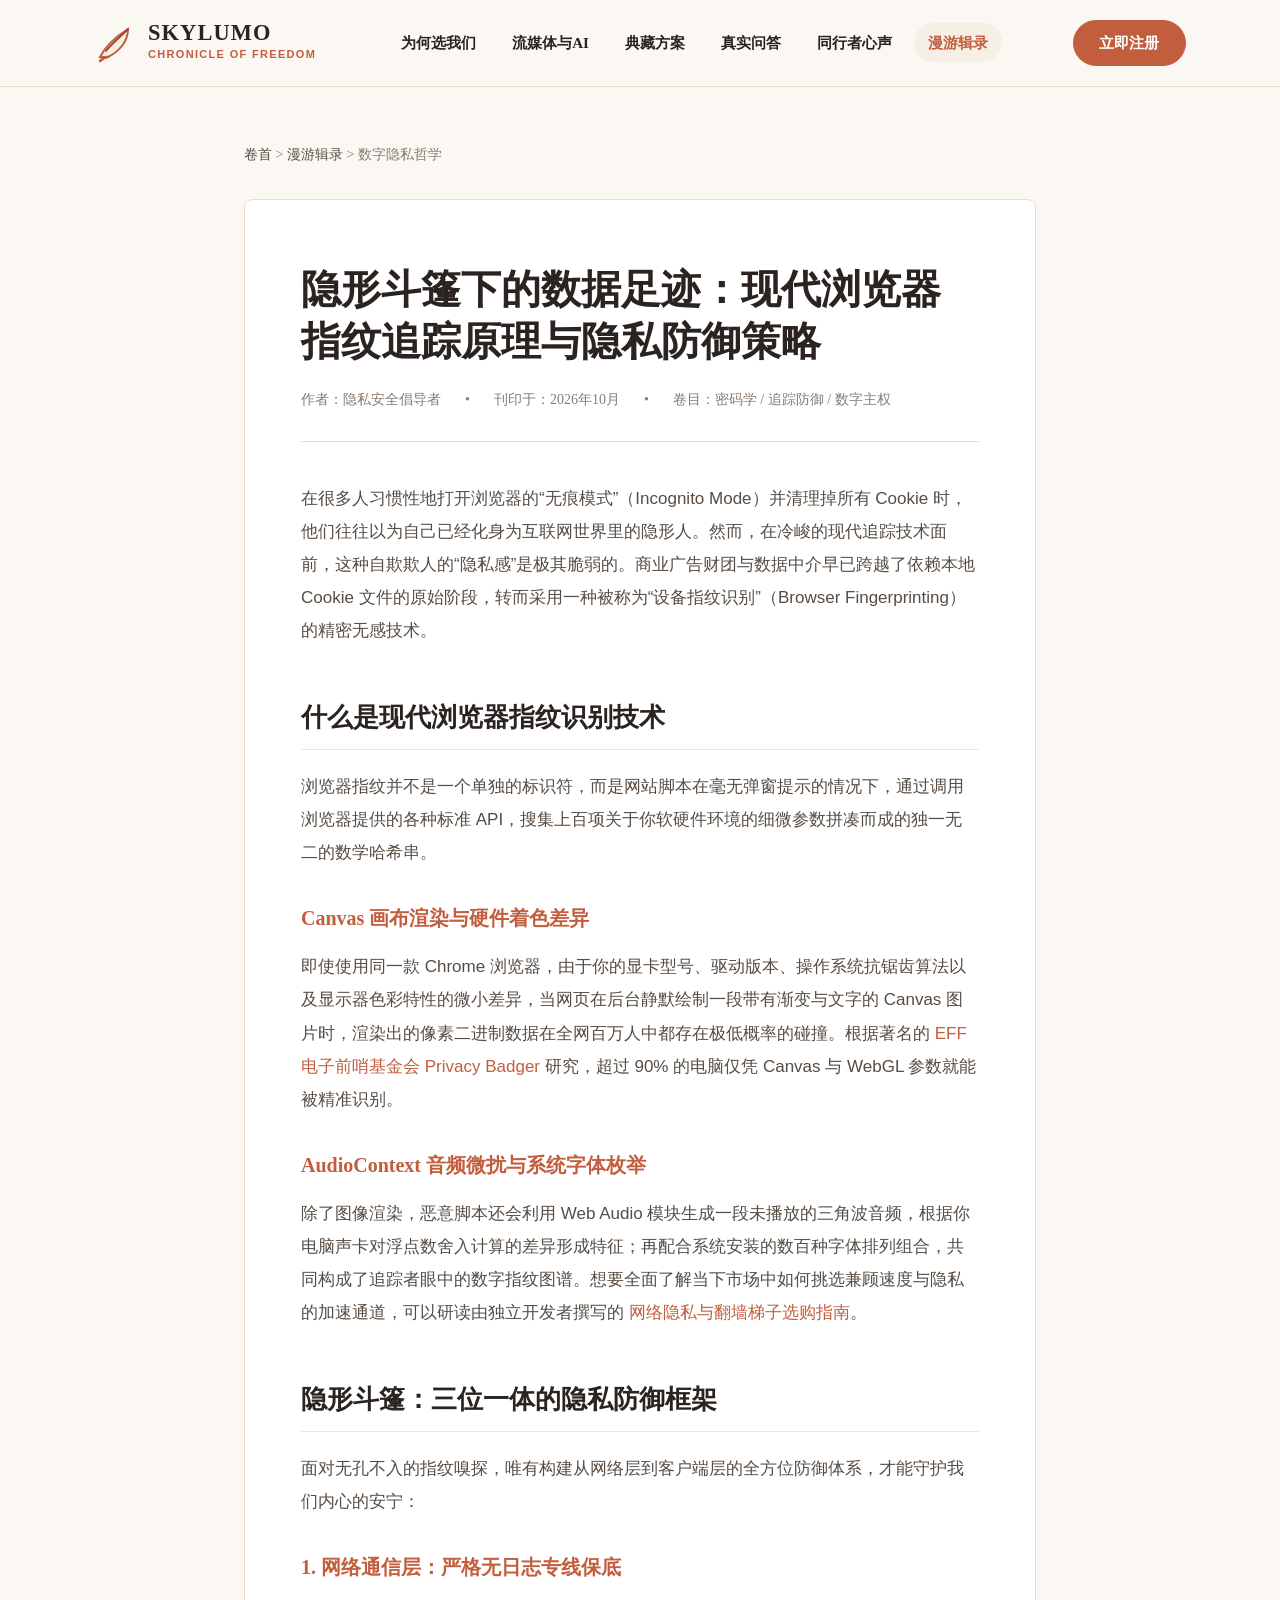
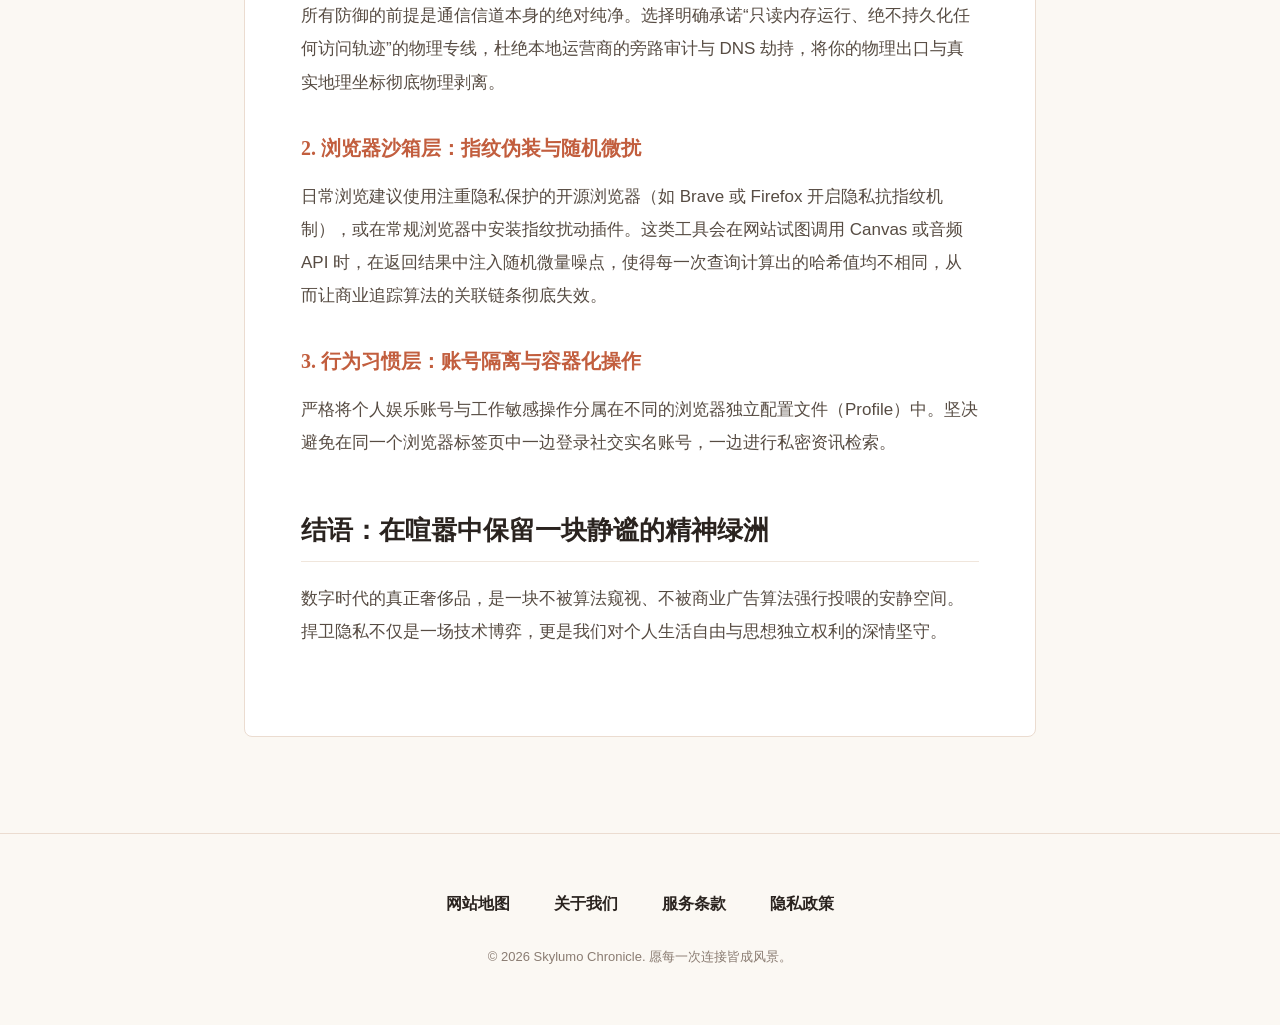
<file: browser-fingerprint-privacy-defense.html>
<!DOCTYPE html>
<html lang="zh-CN">
<head>
  <meta charset="UTF-8">
  <meta name="viewport" content="width=device-width, initial-scale=1.0">
  <title>隐形斗篷下的数据足迹：现代浏览器指纹追踪原理与隐私防御策略 | 漫游辑录</title>
  <meta name="description" content="深入揭秘商业广告联盟利用 Canvas、AudioContext 与字体枚举技术构建的浏览器无痕指纹追踪技术，详述跨国隐私防护与网络加密的实战方案。">
  <link rel="stylesheet" href="style.css">
</head>
<body>

  <header class="editorial-masthead">
    <div class="masthead-inner">
      <a href="index.html" class="brand-feather-logo">
        <svg class="feather-symbol" viewBox="0 0 40 40" fill="none" xmlns="http://www.w3.org/2000/svg" aria-label="Skylumo 羽翼徽标">
          <path d="M6 34C10 26 18 16 34 6C34 18 26 28 14 34Z" fill="#f6efe6" stroke="#c25e3e" stroke-width="2"/>
          <path d="M12 28C16 22 24 16 34 6" stroke="#a6482b" stroke-width="2" stroke-linecap="round"/>
          <path d="M14 34C11 34 8 36 6 38" stroke="#c25e3e" stroke-width="2.5" stroke-linecap="round"/>
        </svg>
        <div class="feather-brand-text">
          <span class="brand-title-serif">SKYLUMO</span>
          <span class="brand-sub-label">CHRONICLE OF FREEDOM</span>
        </div>
      </a>

                  <!-- 移动端汉堡菜单触发复选框 (零 JS 原生响应式切换) -->
      <input type="checkbox" id="mobile-nav-toggle" class="mobile-nav-toggle" aria-label="切换导航菜单">

<nav class="editorial-nav">
        <a href="index.html#foundation" class="editorial-nav-link">为何选我们</a>
        <a href="index.html#horizons" class="editorial-nav-link">流媒体与AI</a>
        <a href="index.html#pricing" class="editorial-nav-link">典藏方案</a>
        <a href="index.html#dialogue" class="editorial-nav-link">真实问答</a>
        <a href="index.html#testimonials" class="editorial-nav-link">同行者心声</a>
        <a href="journal-digest.html" class="editorial-nav-link active">漫游辑录</a>
      </nav>

      <div class="masthead-actions">
        <a href="https://ww012.twilightaff.com/#/?code=A56DH1Af" target="_blank" rel="nofollow" class="btn-editorial btn-terracotta">立即注册</a>
        <label for="mobile-nav-toggle" class="mobile-nav-btn" aria-label="切换菜单">
          <span class="hamburger-bar"></span>
          <span class="hamburger-bar"></span>
          <span class="hamburger-bar"></span>
        </label>
      </div>
      
      <!-- 移动端全景导航抽屉 (点击汉堡图标时展开) -->
      <div class="mobile-nav-drawer">
        <div class="mobile-drawer-inner">
          <a href="index.html#foundation" class="mobile-drawer-link">
            <span class="drawer-link-title">为何选我们</span>
            <span class="drawer-link-sub">学术与游民专线基座</span>
          </a>
          <a href="index.html#horizons" class="mobile-drawer-link">
            <span class="drawer-link-title">流媒体与AI</span>
            <span class="drawer-link-sub">跨区解锁与生成式算力</span>
          </a>
          <a href="index.html#pricing" class="mobile-drawer-link">
            <span class="drawer-link-title">典藏方案</span>
            <span class="drawer-link-sub">自由漫游阶梯订阅</span>
          </a>
          <a href="index.html#dialogue" class="mobile-drawer-link">
            <span class="drawer-link-title">真实问答</span>
            <span class="drawer-link-sub">合规出海与隐私保护</span>
          </a>
          <a href="index.html#testimonials" class="mobile-drawer-link">
            <span class="drawer-link-title">同行者心声</span>
            <span class="drawer-link-sub">全球创作者连接实录</span>
          </a>
          <a href="journal-digest.html" class="mobile-drawer-link">
            <span class="drawer-link-title">漫游辑录</span>
            <span class="drawer-link-sub">专线网络与思想漫游志</span>
          </a>
        </div>
      </div>
    </div></header>

  <main class="editorial-essay-container">
    <div class="editorial-breadcrumbs">
      <a href="index.html">卷首</a> &gt; <a href="journal-digest.html">漫游辑录</a> &gt; 数字隐私哲学
    </div>

    <article class="editorial-essay-paper">
      <h1 class="essay-hero-headline">隐形斗篷下的数据足迹：现代浏览器指纹追踪原理与隐私防御策略</h1>
      
      <div class="essay-meta-line">
        <span>作者：隐私安全倡导者</span>
        <span>•</span>
        <span>刊印于：2026年10月</span>
        <span>•</span>
        <span>卷目：密码学 / 追踪防御 / 数字主权</span>
      </div>

      <div class="essay-body">
        <p>
          在很多人习惯性地打开浏览器的“无痕模式”（Incognito Mode）并清理掉所有 Cookie 时，他们往往以为自己已经化身为互联网世界里的隐形人。然而，在冷峻的现代追踪技术面前，这种自欺欺人的“隐私感”是极其脆弱的。商业广告财团与数据中介早已跨越了依赖本地 Cookie 文件的原始阶段，转而采用一种被称为“设备指纹识别”（Browser Fingerprinting）的精密无感技术。
        </p>

        <h2>什么是现代浏览器指纹识别技术</h2>
        <p>
          浏览器指纹并不是一个单独的标识符，而是网站脚本在毫无弹窗提示的情况下，通过调用浏览器提供的各种标准 API，搜集上百项关于你软硬件环境的细微参数拼凑而成的独一无二的数学哈希串。
        </p>

        <h3>Canvas 画布渲染与硬件着色差异</h3>
        <p>
          即使使用同一款 Chrome 浏览器，由于你的显卡型号、驱动版本、操作系统抗锯齿算法以及显示器色彩特性的微小差异，当网页在后台静默绘制一段带有渐变与文字的 Canvas 图片时，渲染出的像素二进制数据在全网百万人中都存在极低概率的碰撞。根据著名的 <a href="https://www.eff.org/" target="_blank">EFF 电子前哨基金会 Privacy Badger</a> 研究，超过 90% 的电脑仅凭 Canvas 与 WebGL 参数就能被精准识别。
        </p>

        <h3>AudioContext 音频微扰与系统字体枚举</h3>
        <p>
          除了图像渲染，恶意脚本还会利用 Web Audio 模块生成一段未播放的三角波音频，根据你电脑声卡对浮点数舍入计算的差异形成特征；再配合系统安装的数百种字体排列组合，共同构成了追踪者眼中的数字指纹图谱。想要全面了解当下市场中如何挑选兼顾速度与隐私的加速通道，可以研读由独立开发者撰写的 <a href="#plans" target="_blank">网络隐私与翻墙梯子选购指南</a>。
        </p>

        <h2>隐形斗篷：三位一体的隐私防御框架</h2>
        <p>
          面对无孔不入的指纹嗅探，唯有构建从网络层到客户端层的全方位防御体系，才能守护我们内心的安宁：
        </p>

        <h3>1. 网络通信层：严格无日志专线保底</h3>
        <p>
          所有防御的前提是通信信道本身的绝对纯净。选择明确承诺“只读内存运行、绝不持久化任何访问轨迹”的物理专线，杜绝本地运营商的旁路审计与 DNS 劫持，将你的物理出口与真实地理坐标彻底物理剥离。
        </p>

        <h3>2. 浏览器沙箱层：指纹伪装与随机微扰</h3>
        <p>
          日常浏览建议使用注重隐私保护的开源浏览器（如 Brave 或 Firefox 开启隐私抗指纹机制），或在常规浏览器中安装指纹扰动插件。这类工具会在网站试图调用 Canvas 或音频 API 时，在返回结果中注入随机微量噪点，使得每一次查询计算出的哈希值均不相同，从而让商业追踪算法的关联链条彻底失效。
        </p>

        <h3>3. 行为习惯层：账号隔离与容器化操作</h3>
        <p>
          严格将个人娱乐账号与工作敏感操作分属在不同的浏览器独立配置文件（Profile）中。坚决避免在同一个浏览器标签页中一边登录社交实名账号，一边进行私密资讯检索。
        </p>

        <h2>结语：在喧嚣中保留一块静谧的精神绿洲</h2>
        <p>
          数字时代的真正奢侈品，是一块不被算法窥视、不被商业广告算法强行投喂的安静空间。捍卫隐私不仅是一场技术博弈，更是我们对个人生活自由与思想独立权利的深情坚守。
        </p>
      </div>
    </article>
  </main>

  <footer class="editorial-colophon-footer">
    <div class="colophon-inner">
      <nav class="colophon-nav" aria-label="页尾导航">
        <a href="sitemap.html" class="colophon-link">网站地图</a>
        <a href="about.html" class="colophon-link">关于我们</a>
        <a href="terms.html" class="colophon-link">服务条款</a>
        <a href="privacy.html" class="colophon-link">隐私政策</a>
      </nav>
      <div class="colophon-copy">
        © 2026 Skylumo Chronicle. 愿每一次连接皆成风景。
      </div>
    </div>
  </footer>

  <script>
  // 移动端全景导航联动闭合（零框架原生高敏脚本）
  document.addEventListener('DOMContentLoaded', function() {
    var toggle = document.getElementById('mobile-nav-toggle');
    if (!toggle) return;
    document.querySelectorAll('.mobile-drawer-link, .nav-link, .editorial-nav-link, .store-nav-link').forEach(function(el) {
      el.addEventListener('click', function() {
        toggle.checked = false;
      });
    });
  });
  </script>
</body>
</html>
</file>
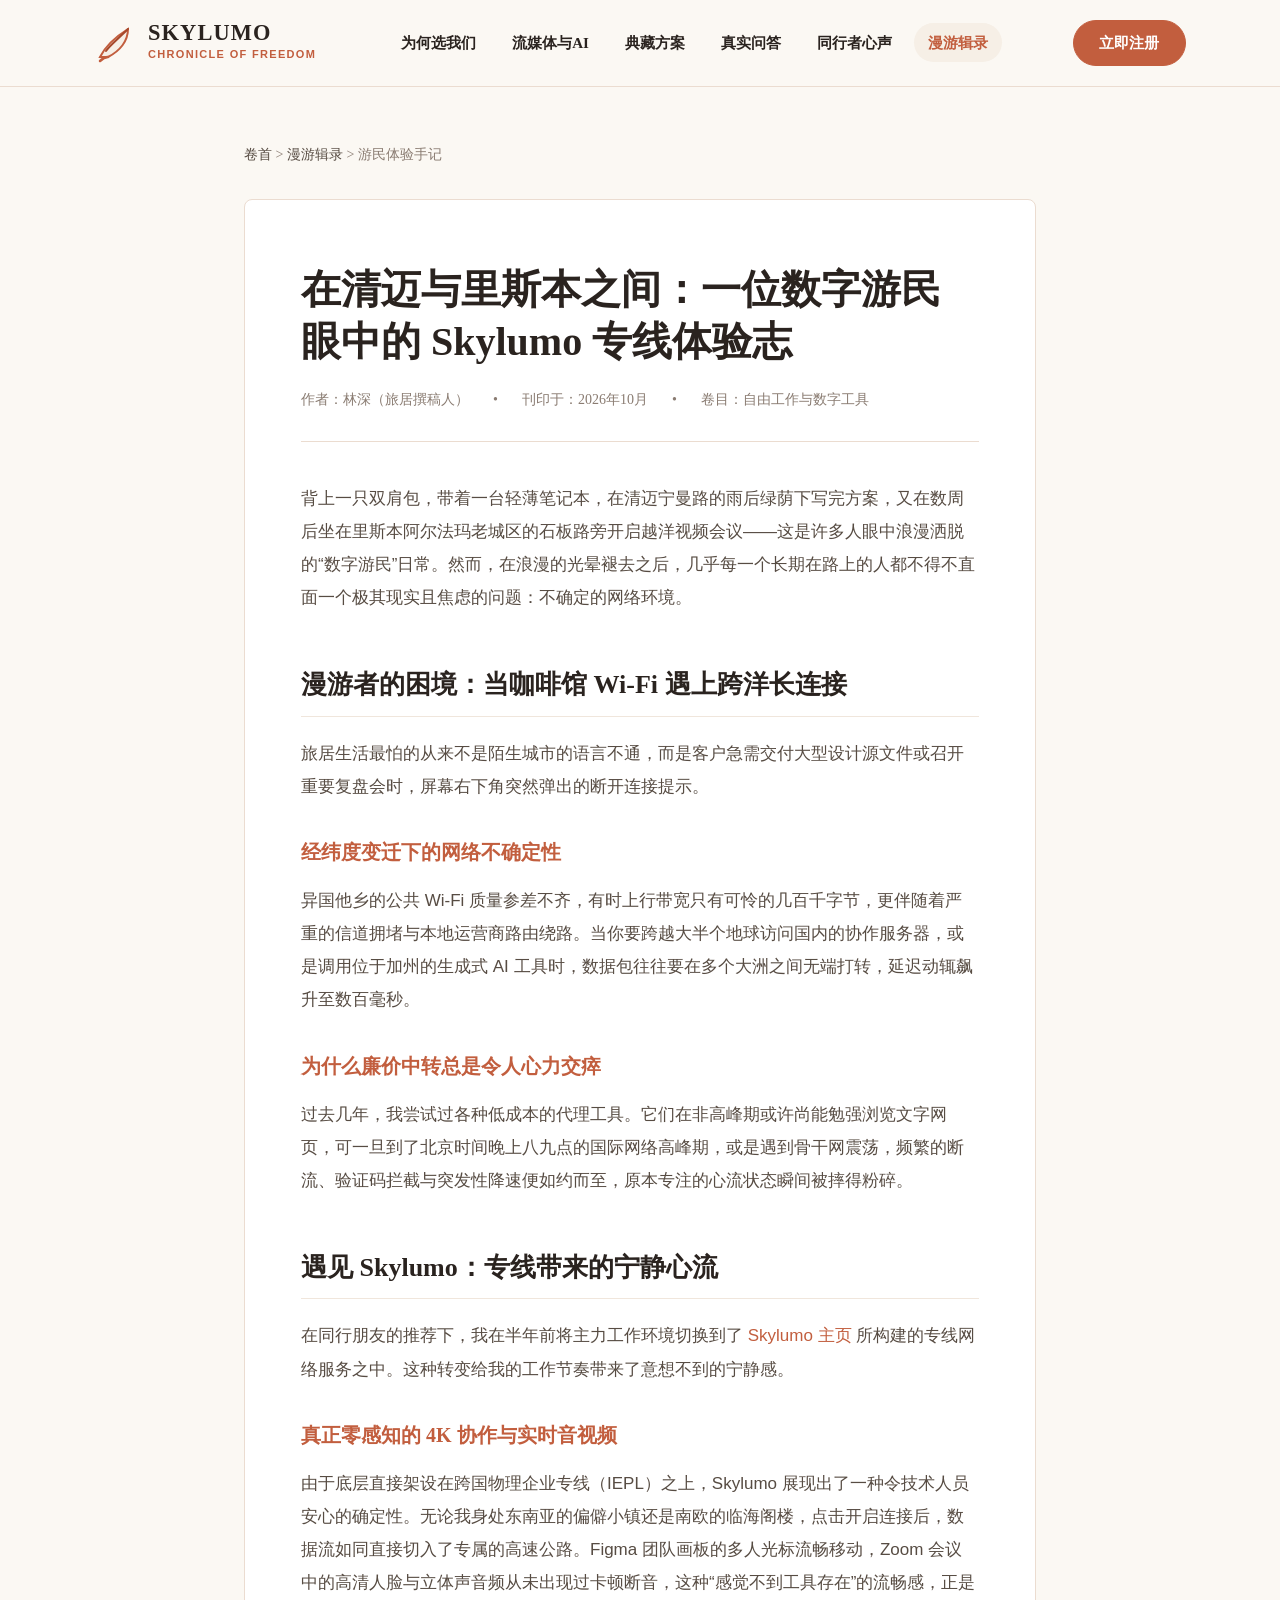
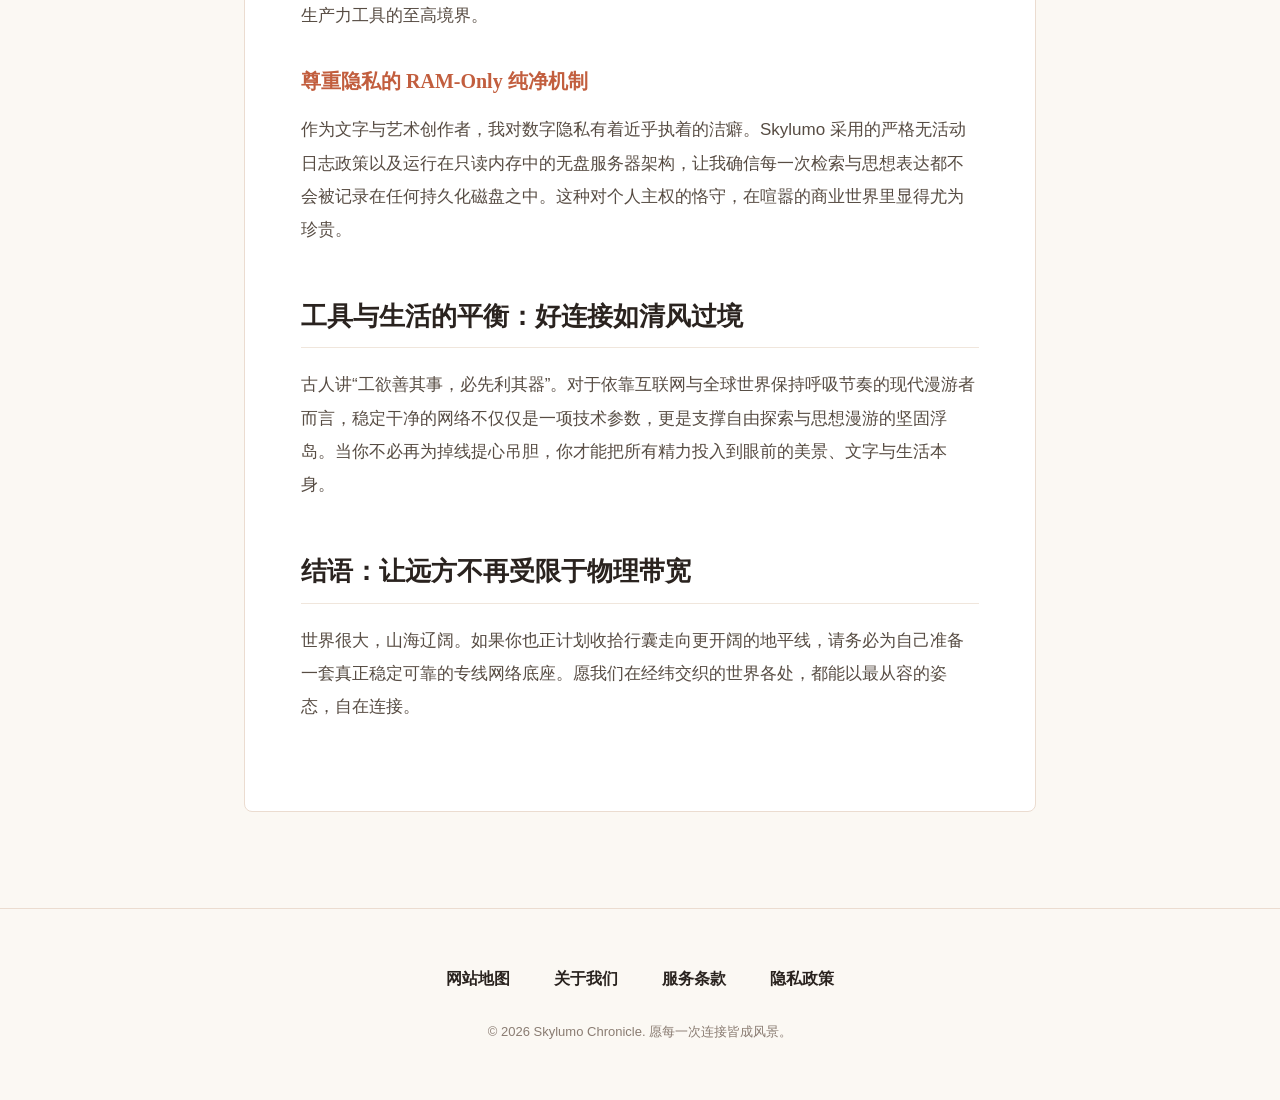
<file: digital-nomad-skylumo-journey.html>
<!DOCTYPE html>
<html lang="zh-CN">
<head>
  <meta charset="UTF-8">
  <meta name="viewport" content="width=device-width, initial-scale=1.0">
  <title>在清迈与里斯本之间：一位数字游民眼中的 Skylumo 专线体验志 | 漫游辑录</title>
  <meta name="description" content="记录一位全职远程工作者跨越多个时区旅居的真实手记，探讨 Skylumo 物理专线与无感智能分流如何守护创作者在咖啡馆与联合办公空间中的宁静心流。">
  <link rel="stylesheet" href="style.css">
</head>
<body>

  <header class="editorial-masthead">
    <div class="masthead-inner">
      <a href="index.html" class="brand-feather-logo">
        <svg class="feather-symbol" viewBox="0 0 40 40" fill="none" xmlns="http://www.w3.org/2000/svg">
          <path d="M6 34C10 26 18 16 34 6C34 18 26 28 14 34Z" fill="#f6efe6" stroke="#c25e3e" stroke-width="2"/>
          <path d="M12 28C16 22 24 16 34 6" stroke="#a6482b" stroke-width="2" stroke-linecap="round"/>
          <path d="M14 34C11 34 8 36 6 38" stroke="#c25e3e" stroke-width="2.5" stroke-linecap="round"/>
        </svg>
        <div class="feather-brand-text">
          <span class="brand-title-serif">SKYLUMO</span>
          <span class="brand-sub-label">CHRONICLE OF FREEDOM</span>
        </div>
      </a>

                  <!-- 移动端汉堡菜单触发复选框 (零 JS 原生响应式切换) -->
      <input type="checkbox" id="mobile-nav-toggle" class="mobile-nav-toggle" aria-label="切换导航菜单">

<nav class="editorial-nav">
        <a href="index.html#foundation" class="editorial-nav-link">为何选我们</a>
        <a href="index.html#horizons" class="editorial-nav-link">流媒体与AI</a>
        <a href="index.html#pricing" class="editorial-nav-link">典藏方案</a>
        <a href="index.html#dialogue" class="editorial-nav-link">真实问答</a>
        <a href="index.html#testimonials" class="editorial-nav-link">同行者心声</a>
        <a href="journal-digest.html" class="editorial-nav-link active">漫游辑录</a>
      </nav>

      <div class="masthead-actions">
        <a href="https://ww012.twilightaff.com/#/?code=A56DH1Af" target="_blank" rel="nofollow" class="btn-editorial btn-terracotta">立即注册</a>
        <label for="mobile-nav-toggle" class="mobile-nav-btn" aria-label="切换菜单">
          <span class="hamburger-bar"></span>
          <span class="hamburger-bar"></span>
          <span class="hamburger-bar"></span>
        </label>
      </div>
      
      <!-- 移动端全景导航抽屉 (点击汉堡图标时展开) -->
      <div class="mobile-nav-drawer">
        <div class="mobile-drawer-inner">
          <a href="index.html#foundation" class="mobile-drawer-link">
            <span class="drawer-link-title">为何选我们</span>
            <span class="drawer-link-sub">学术与游民专线基座</span>
          </a>
          <a href="index.html#horizons" class="mobile-drawer-link">
            <span class="drawer-link-title">流媒体与AI</span>
            <span class="drawer-link-sub">跨区解锁与生成式算力</span>
          </a>
          <a href="index.html#pricing" class="mobile-drawer-link">
            <span class="drawer-link-title">典藏方案</span>
            <span class="drawer-link-sub">自由漫游阶梯订阅</span>
          </a>
          <a href="index.html#dialogue" class="mobile-drawer-link">
            <span class="drawer-link-title">真实问答</span>
            <span class="drawer-link-sub">合规出海与隐私保护</span>
          </a>
          <a href="index.html#testimonials" class="mobile-drawer-link">
            <span class="drawer-link-title">同行者心声</span>
            <span class="drawer-link-sub">全球创作者连接实录</span>
          </a>
          <a href="journal-digest.html" class="mobile-drawer-link">
            <span class="drawer-link-title">漫游辑录</span>
            <span class="drawer-link-sub">专线网络与思想漫游志</span>
          </a>
        </div>
      </div>
    </div></header>

  <main class="editorial-essay-container">
    <div class="editorial-breadcrumbs">
      <a href="index.html">卷首</a> &gt; <a href="journal-digest.html">漫游辑录</a> &gt; 游民体验手记
    </div>

    <article class="editorial-essay-paper">
      <h1 class="essay-hero-headline">在清迈与里斯本之间：一位数字游民眼中的 Skylumo 专线体验志</h1>
      
      <div class="essay-meta-line">
        <span>作者：林深（旅居撰稿人）</span>
        <span>•</span>
        <span>刊印于：2026年10月</span>
        <span>•</span>
        <span>卷目：自由工作与数字工具</span>
      </div>

      <div class="essay-body">
        <p>
          背上一只双肩包，带着一台轻薄笔记本，在清迈宁曼路的雨后绿荫下写完方案，又在数周后坐在里斯本阿尔法玛老城区的石板路旁开启越洋视频会议——这是许多人眼中浪漫洒脱的“数字游民”日常。然而，在浪漫的光晕褪去之后，几乎每一个长期在路上的人都不得不直面一个极其现实且焦虑的问题：不确定的网络环境。
        </p>

        <h2>漫游者的困境：当咖啡馆 Wi-Fi 遇上跨洋长连接</h2>
        <p>
          旅居生活最怕的从来不是陌生城市的语言不通，而是客户急需交付大型设计源文件或召开重要复盘会时，屏幕右下角突然弹出的断开连接提示。
        </p>

        <h3>经纬度变迁下的网络不确定性</h3>
        <p>
          异国他乡的公共 Wi-Fi 质量参差不齐，有时上行带宽只有可怜的几百千字节，更伴随着严重的信道拥堵与本地运营商路由绕路。当你要跨越大半个地球访问国内的协作服务器，或是调用位于加州的生成式 AI 工具时，数据包往往要在多个大洲之间无端打转，延迟动辄飙升至数百毫秒。
        </p>

        <h3>为什么廉价中转总是令人心力交瘁</h3>
        <p>
          过去几年，我尝试过各种低成本的代理工具。它们在非高峰期或许尚能勉强浏览文字网页，可一旦到了北京时间晚上八九点的国际网络高峰期，或是遇到骨干网震荡，频繁的断流、验证码拦截与突发性降速便如约而至，原本专注的心流状态瞬间被摔得粉碎。
        </p>

        <h2>遇见 Skylumo：专线带来的宁静心流</h2>
        <p>
          在同行朋友的推荐下，我在半年前将主力工作环境切换到了 <a href="index.html">Skylumo 主页</a> 所构建的专线网络服务之中。这种转变给我的工作节奏带来了意想不到的宁静感。
        </p>

        <h3>真正零感知的 4K 协作与实时音视频</h3>
        <p>
          由于底层直接架设在跨国物理企业专线（IEPL）之上，Skylumo 展现出了一种令技术人员安心的确定性。无论我身处东南亚的偏僻小镇还是南欧的临海阁楼，点击开启连接后，数据流如同直接切入了专属的高速公路。Figma 团队画板的多人光标流畅移动，Zoom 会议中的高清人脸与立体声音频从未出现过卡顿断音，这种“感觉不到工具存在”的流畅感，正是生产力工具的至高境界。
        </p>

        <h3>尊重隐私的 RAM-Only 纯净机制</h3>
        <p>
          作为文字与艺术创作者，我对数字隐私有着近乎执着的洁癖。Skylumo 采用的严格无活动日志政策以及运行在只读内存中的无盘服务器架构，让我确信每一次检索与思想表达都不会被记录在任何持久化磁盘之中。这种对个人主权的恪守，在喧嚣的商业世界里显得尤为珍贵。
        </p>

        <h2>工具与生活的平衡：好连接如清风过境</h2>
        <p>
          古人讲“工欲善其事，必先利其器”。对于依靠互联网与全球世界保持呼吸节奏的现代漫游者而言，稳定干净的网络不仅仅是一项技术参数，更是支撑自由探索与思想漫游的坚固浮岛。当你不必再为掉线提心吊胆，你才能把所有精力投入到眼前的美景、文字与生活本身。
        </p>

        <h2>结语：让远方不再受限于物理带宽</h2>
        <p>
          世界很大，山海辽阔。如果你也正计划收拾行囊走向更开阔的地平线，请务必为自己准备一套真正稳定可靠的专线网络底座。愿我们在经纬交织的世界各处，都能以最从容的姿态，自在连接。
        </p>
      </div>
    </article>
  </main>

  <footer class="editorial-colophon-footer">
    <div class="colophon-inner">
      <nav class="colophon-nav" aria-label="页尾导航">
        <a href="sitemap.html" class="colophon-link">网站地图</a>
        <a href="about.html" class="colophon-link">关于我们</a>
        <a href="terms.html" class="colophon-link">服务条款</a>
        <a href="privacy.html" class="colophon-link">隐私政策</a>
      </nav>
      <div class="colophon-copy">
        © 2026 Skylumo Chronicle. 愿每一次连接皆成风景。
      </div>
    </div>
  </footer>

  <script>
  // 移动端全景导航联动闭合（零框架原生高敏脚本）
  document.addEventListener('DOMContentLoaded', function() {
    var toggle = document.getElementById('mobile-nav-toggle');
    if (!toggle) return;
    document.querySelectorAll('.mobile-drawer-link, .nav-link, .editorial-nav-link, .store-nav-link').forEach(function(el) {
      el.addEventListener('click', function() {
        toggle.checked = false;
      });
    });
  });
  </script>
</body>
</html>
</file>
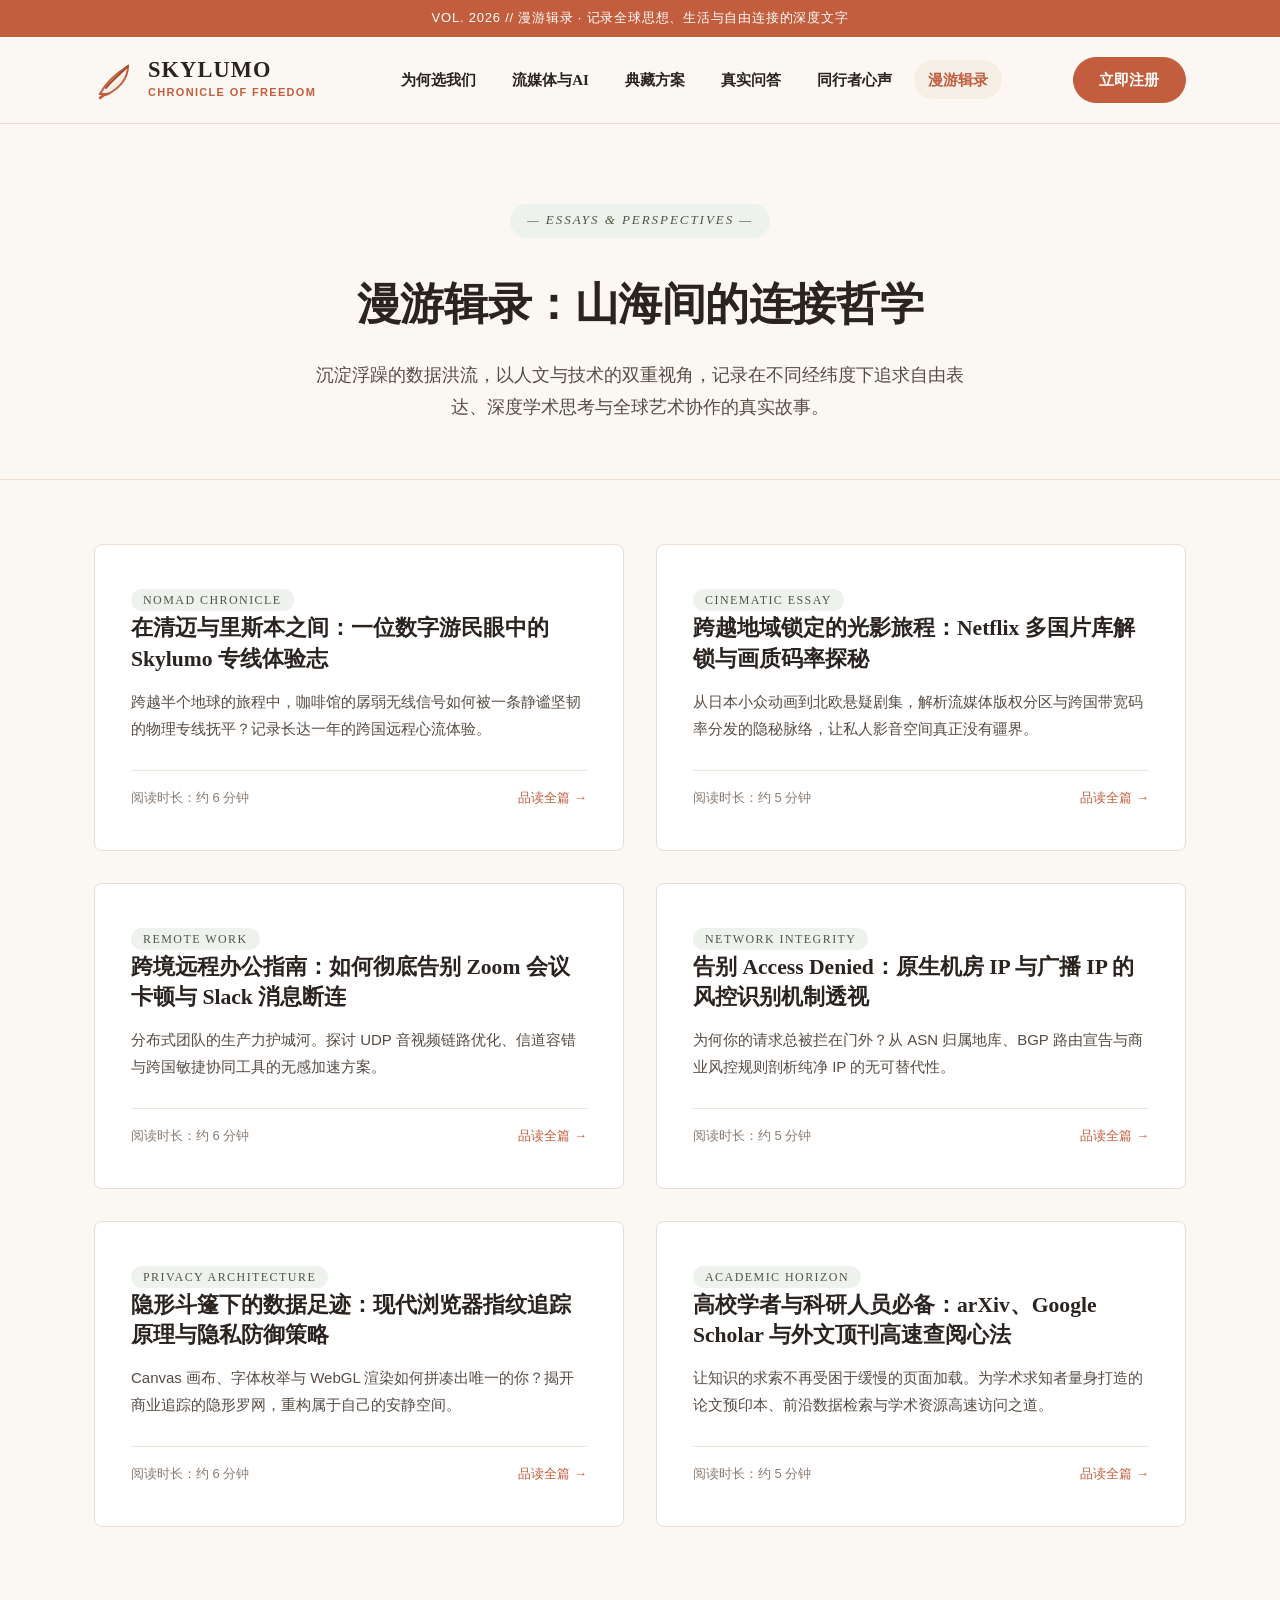
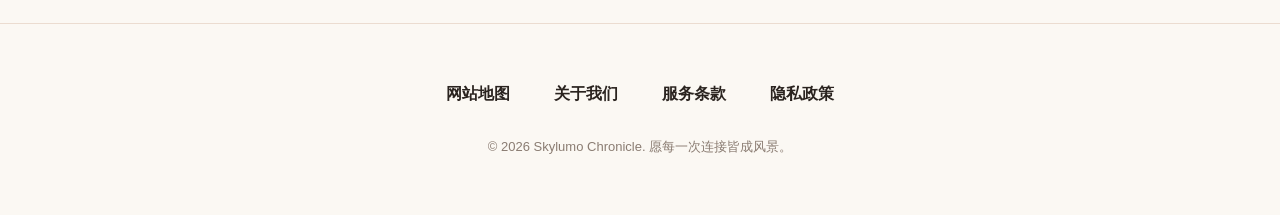
<file: journal-digest.html>
<!DOCTYPE html>
<html lang="zh-CN">
<head>
  <meta charset="UTF-8">
  <meta name="viewport" content="width=device-width, initial-scale=1.0">
  <title>漫游辑录 | Skylumo 翼羽纪元特刊志</title>
  <meta name="description" content="Skylumo 漫游辑录特刊，收录数字游民生活漫谈、跨国流媒体解锁探秘、远程协同生产力与学术研究自由网络心法。">
  <link rel="stylesheet" href="style.css">
</head>
<body>

  <!-- 顶部温润卷首条 -->
  <aside class="editorial-top-strip">
    <span>VOL. 2026 // 漫游辑录 · 记录全球思想、生活与自由连接的深度文字</span>
  </aside>

  <!-- 典雅刊物式 Header 与羽翼墨痕交织 Logo -->
  <header class="editorial-masthead">
    <div class="masthead-inner">
      <a href="index.html" class="brand-feather-logo">
        <svg class="feather-symbol" viewBox="0 0 40 40" fill="none" xmlns="http://www.w3.org/2000/svg" aria-label="Skylumo 羽翼徽标">
          <path d="M6 34C10 26 18 16 34 6C34 18 26 28 14 34Z" fill="#f6efe6" stroke="#c25e3e" stroke-width="2"/>
          <path d="M12 28C16 22 24 16 34 6" stroke="#a6482b" stroke-width="2" stroke-linecap="round"/>
          <path d="M14 34C11 34 8 36 6 38" stroke="#c25e3e" stroke-width="2.5" stroke-linecap="round"/>
        </svg>
        <div class="feather-brand-text">
          <span class="brand-title-serif">SKYLUMO</span>
          <span class="brand-sub-label">CHRONICLE OF FREEDOM</span>
        </div>
      </a>

            <!-- 移动端汉堡菜单触发复选框 (零 JS 原生响应式切换) -->
      <input type="checkbox" id="mobile-nav-toggle" class="mobile-nav-toggle" aria-label="切换导航菜单">

<nav class="editorial-nav">
        <a href="index.html#foundation" class="editorial-nav-link">为何选我们</a>
        <a href="index.html#horizons" class="editorial-nav-link">流媒体与AI</a>
        <a href="index.html#pricing" class="editorial-nav-link">典藏方案</a>
        <a href="index.html#dialogue" class="editorial-nav-link">真实问答</a>
        <a href="index.html#testimonials" class="editorial-nav-link">同行者心声</a>
        <a href="journal-digest.html" class="editorial-nav-link active">漫游辑录</a>
      </nav>

      <div class="masthead-actions">
        <a href="https://ww012.twilightaff.com/#/?code=A56DH1Af" target="_blank" rel="nofollow" class="btn-editorial btn-terracotta">立即注册</a>
        <label for="mobile-nav-toggle" class="mobile-nav-btn" aria-label="切换菜单">
          <span class="hamburger-bar"></span>
          <span class="hamburger-bar"></span>
          <span class="hamburger-bar"></span>
        </label>
      </div>
      
      <!-- 移动端全景导航抽屉 (点击汉堡图标时展开) -->
      <div class="mobile-nav-drawer">
        <div class="mobile-drawer-inner">
          <a href="index.html#foundation" class="mobile-drawer-link">
            <span class="drawer-link-title">为何选我们</span>
            <span class="drawer-link-sub">学术与游民专线基座</span>
          </a>
          <a href="index.html#horizons" class="mobile-drawer-link">
            <span class="drawer-link-title">流媒体与AI</span>
            <span class="drawer-link-sub">跨区解锁与生成式算力</span>
          </a>
          <a href="index.html#pricing" class="mobile-drawer-link">
            <span class="drawer-link-title">典藏方案</span>
            <span class="drawer-link-sub">自由漫游阶梯订阅</span>
          </a>
          <a href="index.html#dialogue" class="mobile-drawer-link">
            <span class="drawer-link-title">真实问答</span>
            <span class="drawer-link-sub">合规出海与隐私保护</span>
          </a>
          <a href="index.html#testimonials" class="mobile-drawer-link">
            <span class="drawer-link-title">同行者心声</span>
            <span class="drawer-link-sub">全球创作者连接实录</span>
          </a>
          <a href="journal-digest.html" class="mobile-drawer-link active">
            <span class="drawer-link-title">漫游辑录</span>
            <span class="drawer-link-sub">专线网络与思想漫游志</span>
          </a>
        </div>
      </div>
    </div></header>

  <main>
    <section class="journal-hub-hero">
      <div class="issue-tag-pill">— ESSAYS & PERSPECTIVES —</div>
      <h1 class="journal-hub-title">漫游辑录：山海间的连接哲学</h1>
      <p class="journal-hub-lead">
        沉淀浮躁的数据洪流，以人文与技术的双重视角，记录在不同经纬度下追求自由表达、深度学术思考与全球艺术协作的真实故事。
      </p>
    </section>

    <div class="journal-digest-grid">
      <!-- 特刊文章 1 (产品深度志) -->
      <article class="journal-entry-card">
        <div>
          <span class="journal-card-tag">NOMAD CHRONICLE</span>
          <h2 class="journal-card-title">
            <a href="digital-nomad-skylumo-journey.html">在清迈与里斯本之间：一位数字游民眼中的 Skylumo 专线体验志</a>
          </h2>
          <p class="journal-card-excerpt">
            跨越半个地球的旅程中，咖啡馆的孱弱无线信号如何被一条静谧坚韧的物理专线抚平？记录长达一年的跨国远程心流体验。
          </p>
        </div>
        <div class="journal-card-footer">
          <span>阅读时长：约 6 分钟</span>
          <a href="digital-nomad-skylumo-journey.html">品读全篇 →</a>
        </div>
      </article>

      <!-- 特刊文章 2 -->
      <article class="journal-entry-card">
        <div>
          <span class="journal-card-tag">CINEMATIC ESSAY</span>
          <h2 class="journal-card-title">
            <a href="streaming-unlock-regional-catalog.html">跨越地域锁定的光影旅程：Netflix 多国片库解锁与画质码率探秘</a>
          </h2>
          <p class="journal-card-excerpt">
            从日本小众动画到北欧悬疑剧集，解析流媒体版权分区与跨国带宽码率分发的隐秘脉络，让私人影音空间真正没有疆界。
          </p>
        </div>
        <div class="journal-card-footer">
          <span>阅读时长：约 5 分钟</span>
          <a href="streaming-unlock-regional-catalog.html">品读全篇 →</a>
        </div>
      </article>

      <!-- 特刊文章 3 -->
      <article class="journal-entry-card">
        <div>
          <span class="journal-card-tag">REMOTE WORK</span>
          <h2 class="journal-card-title">
            <a href="remote-collaboration-speedup-handbook.html">跨境远程办公指南：如何彻底告别 Zoom 会议卡顿与 Slack 消息断连</a>
          </h2>
          <p class="journal-card-excerpt">
            分布式团队的生产力护城河。探讨 UDP 音视频链路优化、信道容错与跨国敏捷协同工具的无感加速方案。
          </p>
        </div>
        <div class="journal-card-footer">
          <span>阅读时长：约 6 分钟</span>
          <a href="remote-collaboration-speedup-handbook.html">品读全篇 →</a>
        </div>
      </article>

      <!-- 特刊文章 4 -->
      <article class="journal-entry-card">
        <div>
          <span class="journal-card-tag">NETWORK INTEGRITY</span>
          <h2 class="journal-card-title">
            <a href="pure-ip-risk-control-defense.html">告别 Access Denied：原生机房 IP 与广播 IP 的风控识别机制透视</a>
          </h2>
          <p class="journal-card-excerpt">
            为何你的请求总被拦在门外？从 ASN 归属地库、BGP 路由宣告与商业风控规则剖析纯净 IP 的无可替代性。
          </p>
        </div>
        <div class="journal-card-footer">
          <span>阅读时长：约 5 分钟</span>
          <a href="pure-ip-risk-control-defense.html">品读全篇 →</a>
        </div>
      </article>

      <!-- 特刊文章 5 -->
      <article class="journal-entry-card">
        <div>
          <span class="journal-card-tag">PRIVACY ARCHITECTURE</span>
          <h2 class="journal-card-title">
            <a href="browser-fingerprint-privacy-defense.html">隐形斗篷下的数据足迹：现代浏览器指纹追踪原理与隐私防御策略</a>
          </h2>
          <p class="journal-card-excerpt">
            Canvas 画布、字体枚举与 WebGL 渲染如何拼凑出唯一的你？揭开商业追踪的隐形罗网，重构属于自己的安静空间。
          </p>
        </div>
        <div class="journal-card-footer">
          <span>阅读时长：约 6 分钟</span>
          <a href="browser-fingerprint-privacy-defense.html">品读全篇 →</a>
        </div>
      </article>

      <!-- 特刊文章 6 -->
      <article class="journal-entry-card">
        <div>
          <span class="journal-card-tag">ACADEMIC HORIZON</span>
          <h2 class="journal-card-title">
            <a href="academic-scholar-research-tunnel.html">高校学者与科研人员必备：arXiv、Google Scholar 与外文顶刊高速查阅心法</a>
          </h2>
          <p class="journal-card-excerpt">
            让知识的求索不再受困于缓慢的页面加载。为学术求知者量身打造的论文预印本、前沿数据检索与学术资源高速访问之道。
          </p>
        </div>
        <div class="journal-card-footer">
          <span>阅读时长：约 5 分钟</span>
          <a href="academic-scholar-research-tunnel.html">品读全篇 →</a>
        </div>
      </article>
    </div>
  </main>

  <footer class="editorial-colophon-footer">
    <div class="colophon-inner">
      <nav class="colophon-nav" aria-label="页尾导航">
        <a href="sitemap.html" class="colophon-link">网站地图</a>
        <a href="about.html" class="colophon-link">关于我们</a>
        <a href="terms.html" class="colophon-link">服务条款</a>
        <a href="privacy.html" class="colophon-link">隐私政策</a>
      </nav>
      <div class="colophon-copy">
        © 2026 Skylumo Chronicle. 愿每一次连接皆成风景。
      </div>
    </div>
  </footer>

  <script>
  // 移动端全景导航联动闭合（零框架原生高敏脚本）
  document.addEventListener('DOMContentLoaded', function() {
    var toggle = document.getElementById('mobile-nav-toggle');
    if (!toggle) return;
    document.querySelectorAll('.mobile-drawer-link, .nav-link, .editorial-nav-link, .store-nav-link').forEach(function(el) {
      el.addEventListener('click', function() {
        toggle.checked = false;
      });
    });
  });
  </script>
</body>
</html>
</file>
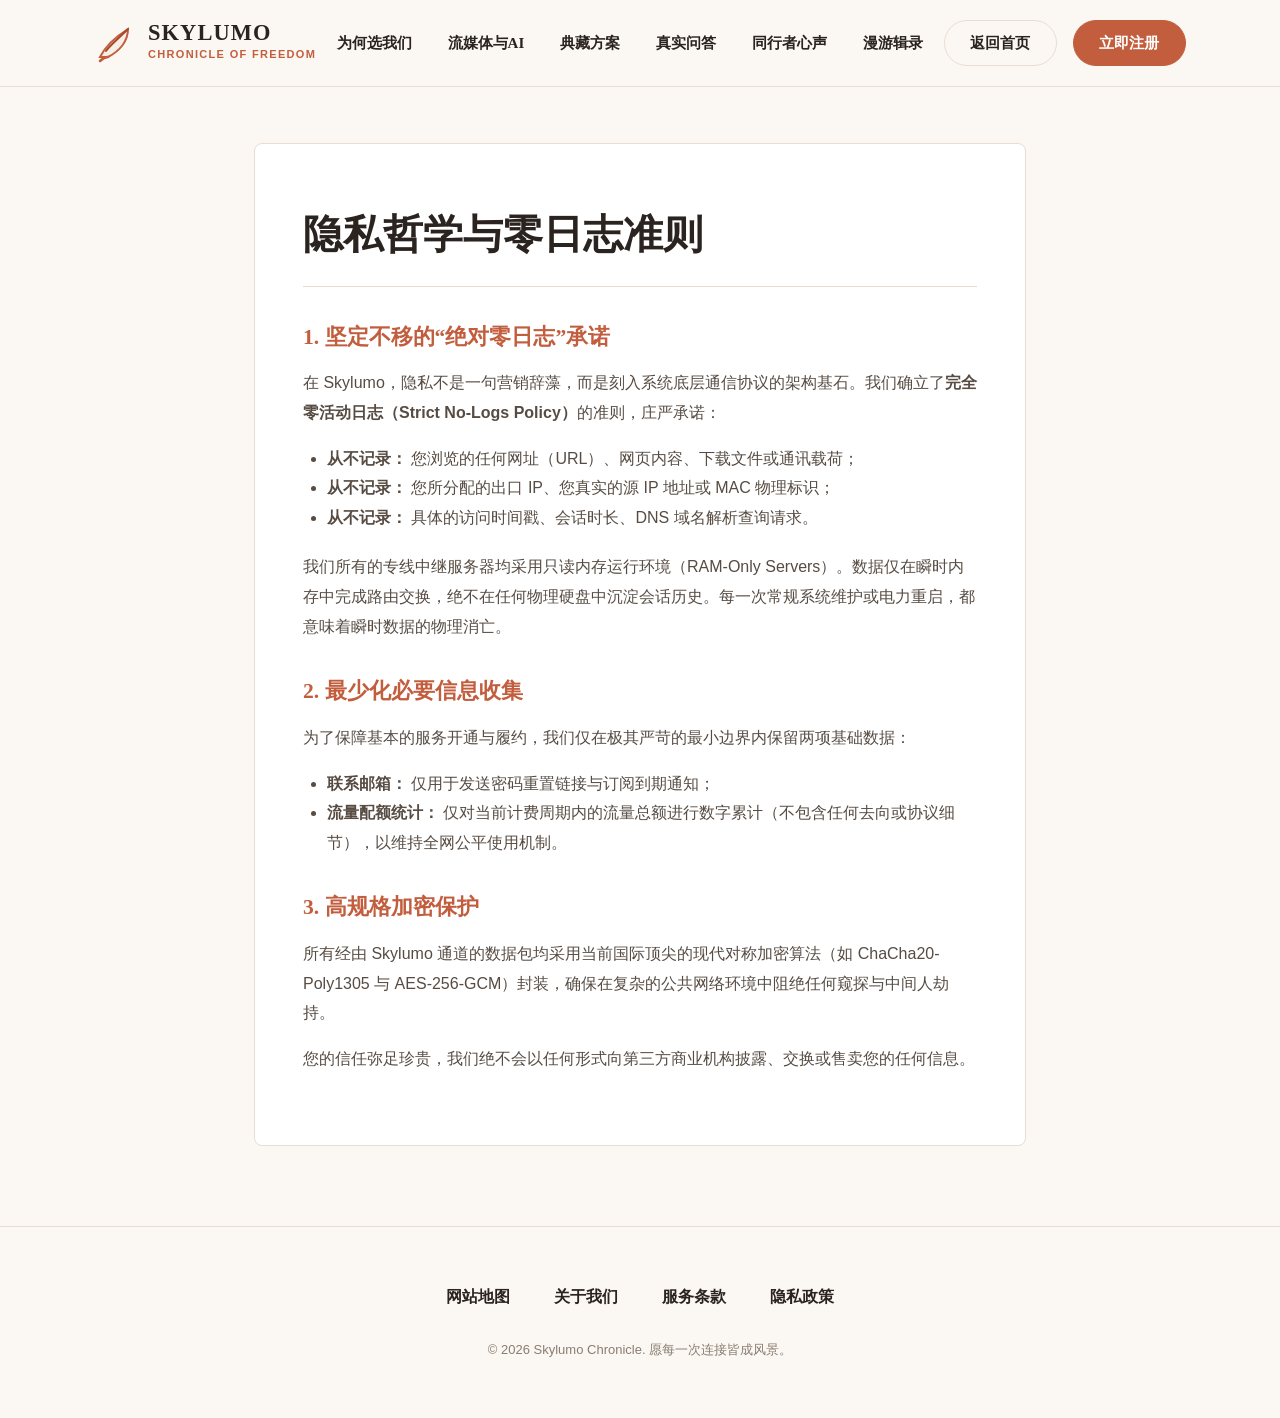
<file: privacy.html>
<!DOCTYPE html>
<html lang="zh-CN">
<head>
  <meta charset="UTF-8">
  <meta name="viewport" content="width=device-width, initial-scale=1.0">
  <title>隐私政策 | Skylumo 翼羽纪元</title>
  <meta name="description" content="Skylumo 恪守严格零日志哲学，绝不记录任何用户网络活动轨迹与访问内容。">
  <link rel="stylesheet" href="style.css">
</head>
<body>

  <header class="editorial-masthead">
    <div class="masthead-inner">
      <a href="index.html" class="brand-feather-logo">
        <svg class="feather-symbol" viewBox="0 0 40 40" fill="none" xmlns="http://www.w3.org/2000/svg">
          <path d="M6 34C10 26 18 16 34 6C34 18 26 28 14 34Z" fill="#f6efe6" stroke="#c25e3e" stroke-width="2"/>
          <path d="M12 28C16 22 24 16 34 6" stroke="#a6482b" stroke-width="2" stroke-linecap="round"/>
          <path d="M14 34C11 34 8 36 6 38" stroke="#c25e3e" stroke-width="2.5" stroke-linecap="round"/>
        </svg>
        <div class="feather-brand-text">
          <span class="brand-title-serif">SKYLUMO</span>
          <span class="brand-sub-label">CHRONICLE OF FREEDOM</span>
        </div>
      </a>
            <!-- 移动端汉堡菜单触发复选框 (零 JS 原生响应式切换) -->
      <input type="checkbox" id="mobile-nav-toggle" class="mobile-nav-toggle" aria-label="切换导航菜单">

<nav class="editorial-nav">
        <a href="index.html#foundation" class="editorial-nav-link">为何选我们</a>
        <a href="index.html#horizons" class="editorial-nav-link">流媒体与AI</a>
        <a href="index.html#pricing" class="editorial-nav-link">典藏方案</a>
        <a href="index.html#dialogue" class="editorial-nav-link">真实问答</a>
        <a href="index.html#testimonials" class="editorial-nav-link">同行者心声</a>
        <a href="journal-digest.html" class="editorial-nav-link">漫游辑录</a>
      </nav>

      <div class="masthead-actions">
        <a href="index.html" class="btn-editorial btn-quill-outline">返回首页</a>
        <a href="https://ww012.twilightaff.com/#/?code=A56DH1Af" target="_blank" rel="nofollow" class="btn-editorial btn-terracotta">立即注册</a>
        <label for="mobile-nav-toggle" class="mobile-nav-btn" aria-label="切换菜单">
          <span class="hamburger-bar"></span>
          <span class="hamburger-bar"></span>
          <span class="hamburger-bar"></span>
        </label>
      </div>
      
      <!-- 移动端全景导航抽屉 (点击汉堡图标时展开) -->
      <div class="mobile-nav-drawer">
        <div class="mobile-drawer-inner">
          <a href="index.html#foundation" class="mobile-drawer-link">
            <span class="drawer-link-title">为何选我们</span>
            <span class="drawer-link-sub">学术与游民专线基座</span>
          </a>
          <a href="index.html#horizons" class="mobile-drawer-link">
            <span class="drawer-link-title">流媒体与AI</span>
            <span class="drawer-link-sub">跨区解锁与生成式算力</span>
          </a>
          <a href="index.html#pricing" class="mobile-drawer-link">
            <span class="drawer-link-title">典藏方案</span>
            <span class="drawer-link-sub">自由漫游阶梯订阅</span>
          </a>
          <a href="index.html#dialogue" class="mobile-drawer-link">
            <span class="drawer-link-title">真实问答</span>
            <span class="drawer-link-sub">合规出海与隐私保护</span>
          </a>
          <a href="index.html#testimonials" class="mobile-drawer-link">
            <span class="drawer-link-title">同行者心声</span>
            <span class="drawer-link-sub">全球创作者连接实录</span>
          </a>
          <a href="journal-digest.html" class="mobile-drawer-link">
            <span class="drawer-link-title">漫游辑录</span>
            <span class="drawer-link-sub">专线网络与思想漫游志</span>
          </a>
        </div>
      </div>
    </div></header>

  <main class="editorial-article-main">
    <article class="editorial-article-body">
      <h1 class="editorial-page-title">隐私哲学与零日志准则</h1>

      <h2 class="editorial-sub-title">1. 坚定不移的“绝对零日志”承诺</h2>
      <p class="editorial-p">
        在 Skylumo，隐私不是一句营销辞藻，而是刻入系统底层通信协议的架构基石。我们确立了<strong>完全零活动日志（Strict No-Logs Policy）</strong>的准则，庄严承诺：
      </p>
      <ul class="editorial-ul">
        <li><strong>从不记录：</strong> 您浏览的任何网址（URL）、网页内容、下载文件或通讯载荷；</li>
        <li><strong>从不记录：</strong> 您所分配的出口 IP、您真实的源 IP 地址或 MAC 物理标识；</li>
        <li><strong>从不记录：</strong> 具体的访问时间戳、会话时长、DNS 域名解析查询请求。</li>
      </ul>
      <p class="editorial-p">
        我们所有的专线中继服务器均采用只读内存运行环境（RAM-Only Servers）。数据仅在瞬时内存中完成路由交换，绝不在任何物理硬盘中沉淀会话历史。每一次常规系统维护或电力重启，都意味着瞬时数据的物理消亡。
      </p>

      <h2 class="editorial-sub-title">2. 最少化必要信息收集</h2>
      <p class="editorial-p">
        为了保障基本的服务开通与履约，我们仅在极其严苛的最小边界内保留两项基础数据：
      </p>
      <ul class="editorial-ul">
        <li><strong>联系邮箱：</strong> 仅用于发送密码重置链接与订阅到期通知；</li>
        <li><strong>流量配额统计：</strong> 仅对当前计费周期内的流量总额进行数字累计（不包含任何去向或协议细节），以维持全网公平使用机制。</li>
      </ul>

      <h2 class="editorial-sub-title">3. 高规格加密保护</h2>
      <p class="editorial-p">
        所有经由 Skylumo 通道的数据包均采用当前国际顶尖的现代对称加密算法（如 ChaCha20-Poly1305 与 AES-256-GCM）封装，确保在复杂的公共网络环境中阻绝任何窥探与中间人劫持。
      </p>
      <p class="editorial-p">
        您的信任弥足珍贵，我们绝不会以任何形式向第三方商业机构披露、交换或售卖您的任何信息。
      </p>
    </article>
  </main>

  <footer class="editorial-colophon-footer">
    <div class="colophon-inner">
      <nav class="colophon-nav" aria-label="页尾导航">
        <a href="sitemap.html" class="colophon-link">网站地图</a>
        <a href="about.html" class="colophon-link">关于我们</a>
        <a href="terms.html" class="colophon-link">服务条款</a>
        <a href="privacy.html" class="colophon-link">隐私政策</a>
      </nav>
      <div class="colophon-copy">
        © 2026 Skylumo Chronicle. 愿每一次连接皆成风景。
      </div>
    </div>
  </footer>

  <script>
  // 移动端全景导航联动闭合（零框架原生高敏脚本）
  document.addEventListener('DOMContentLoaded', function() {
    var toggle = document.getElementById('mobile-nav-toggle');
    if (!toggle) return;
    document.querySelectorAll('.mobile-drawer-link, .nav-link, .editorial-nav-link, .store-nav-link').forEach(function(el) {
      el.addEventListener('click', function() {
        toggle.checked = false;
      });
    });
  });
  </script>
</body>
</html>
</file>
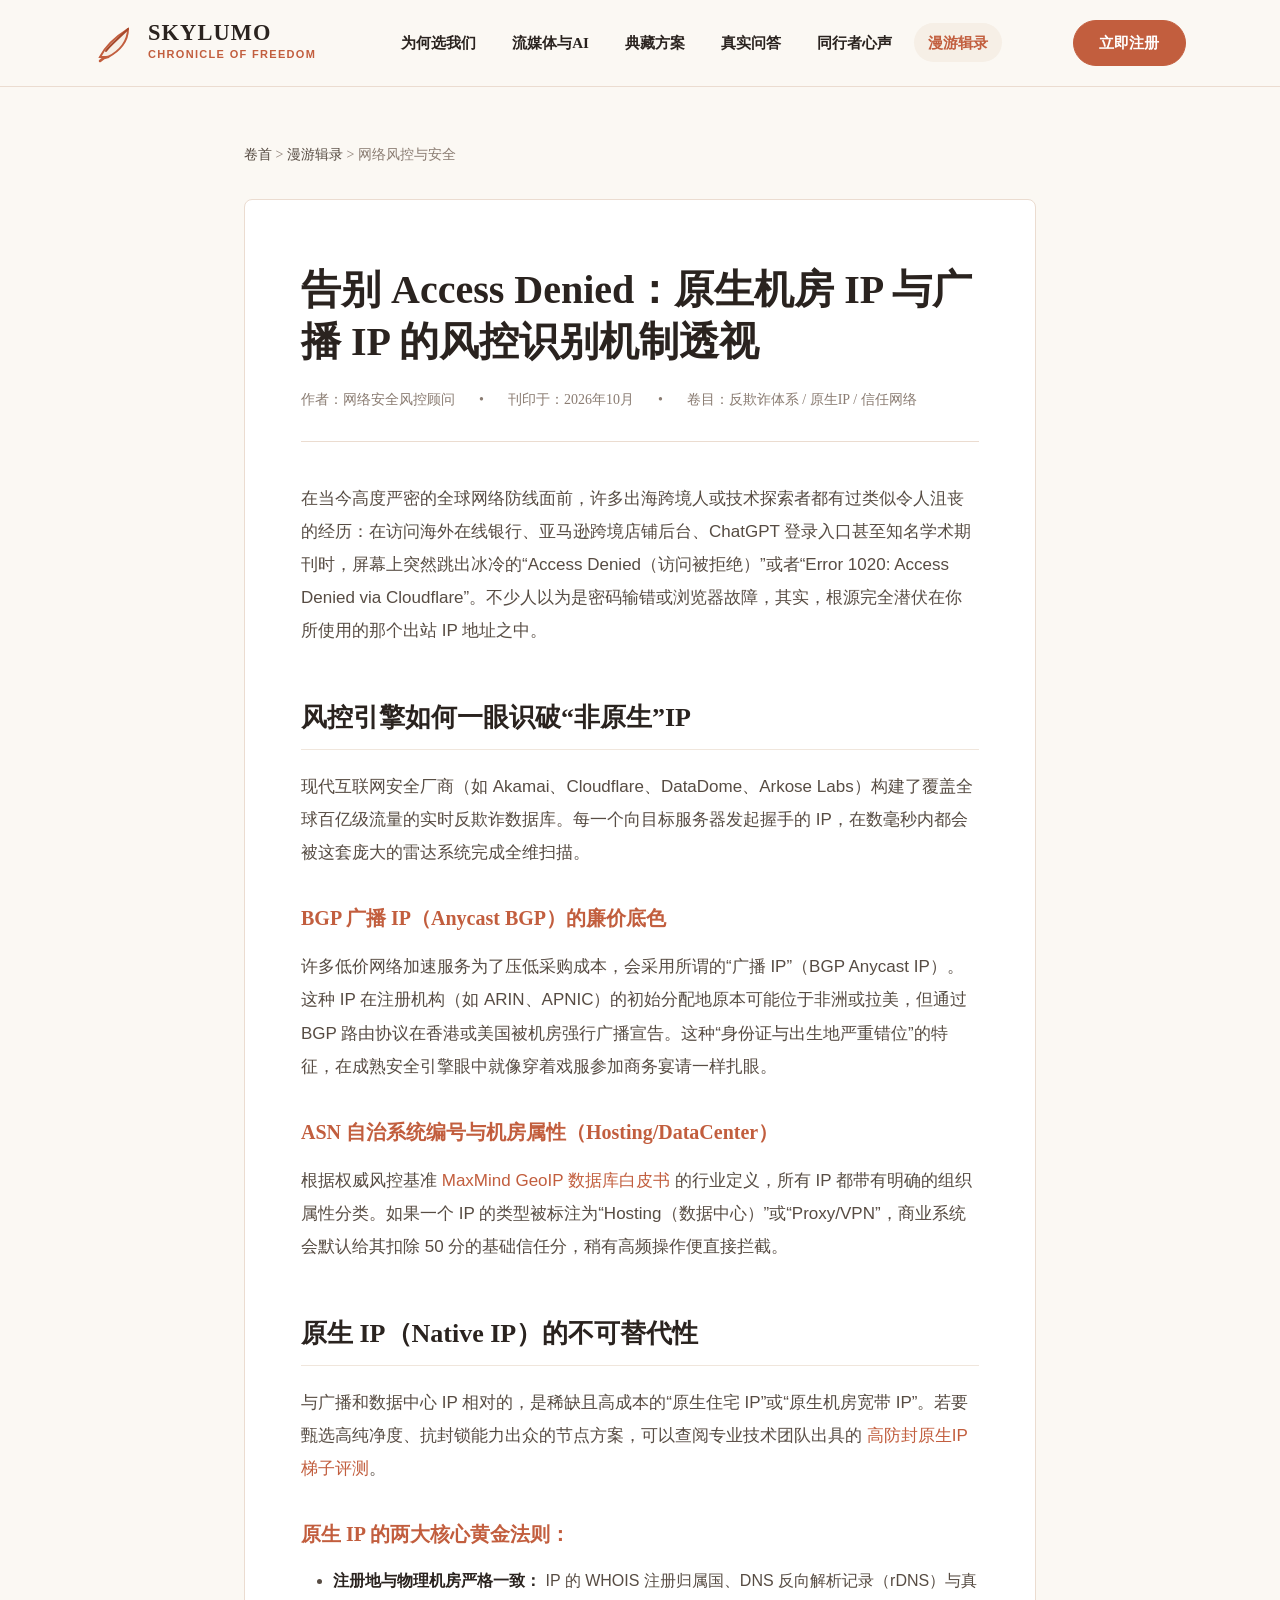
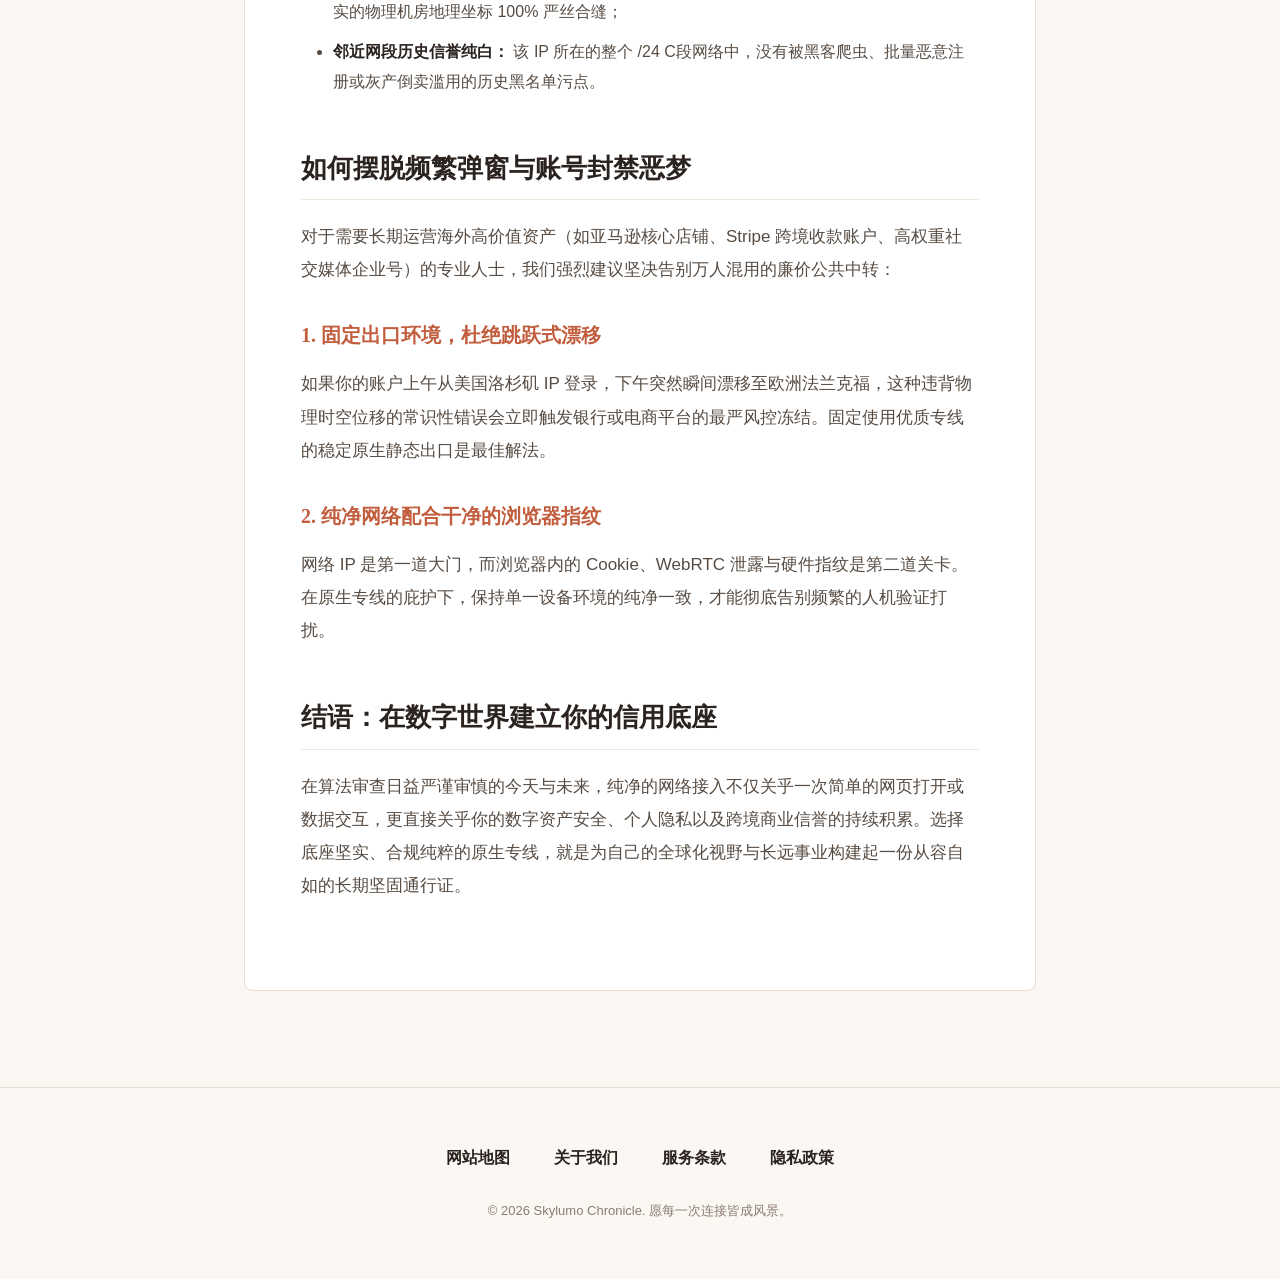
<file: pure-ip-risk-control-defense.html>
<!DOCTYPE html>
<html lang="zh-CN">
<head>
  <meta charset="UTF-8">
  <meta name="viewport" content="width=device-width, initial-scale=1.0">
  <title>告别 Access Denied：原生机房 IP 与广播 IP 的风控识别机制透视 | 漫游辑录</title>
  <meta name="description" content="深度剖析国际商业网站与跨境金融平台的 IP 欺诈度评分体系，揭秘 BGP 广播 IP 与原生住宅机房 IP 在反爬虫与风控拦截中的本质区别。">
  <link rel="stylesheet" href="style.css">
</head>
<body>

  <header class="editorial-masthead">
    <div class="masthead-inner">
      <a href="index.html" class="brand-feather-logo">
        <svg class="feather-symbol" viewBox="0 0 40 40" fill="none" xmlns="http://www.w3.org/2000/svg">
          <path d="M6 34C10 26 18 16 34 6C34 18 26 28 14 34Z" fill="#f6efe6" stroke="#c25e3e" stroke-width="2"/>
          <path d="M12 28C16 22 24 16 34 6" stroke="#a6482b" stroke-width="2" stroke-linecap="round"/>
          <path d="M14 34C11 34 8 36 6 38" stroke="#c25e3e" stroke-width="2.5" stroke-linecap="round"/>
        </svg>
        <div class="feather-brand-text">
          <span class="brand-title-serif">SKYLUMO</span>
          <span class="brand-sub-label">CHRONICLE OF FREEDOM</span>
        </div>
      </a>

                  <!-- 移动端汉堡菜单触发复选框 (零 JS 原生响应式切换) -->
      <input type="checkbox" id="mobile-nav-toggle" class="mobile-nav-toggle" aria-label="切换导航菜单">

<nav class="editorial-nav">
        <a href="index.html#foundation" class="editorial-nav-link">为何选我们</a>
        <a href="index.html#horizons" class="editorial-nav-link">流媒体与AI</a>
        <a href="index.html#pricing" class="editorial-nav-link">典藏方案</a>
        <a href="index.html#dialogue" class="editorial-nav-link">真实问答</a>
        <a href="index.html#testimonials" class="editorial-nav-link">同行者心声</a>
        <a href="journal-digest.html" class="editorial-nav-link active">漫游辑录</a>
      </nav>

      <div class="masthead-actions">
        <a href="https://ww012.twilightaff.com/#/?code=A56DH1Af" target="_blank" rel="nofollow" class="btn-editorial btn-terracotta">立即注册</a>
        <label for="mobile-nav-toggle" class="mobile-nav-btn" aria-label="切换菜单">
          <span class="hamburger-bar"></span>
          <span class="hamburger-bar"></span>
          <span class="hamburger-bar"></span>
        </label>
      </div>
      
      <!-- 移动端全景导航抽屉 (点击汉堡图标时展开) -->
      <div class="mobile-nav-drawer">
        <div class="mobile-drawer-inner">
          <a href="index.html#foundation" class="mobile-drawer-link">
            <span class="drawer-link-title">为何选我们</span>
            <span class="drawer-link-sub">学术与游民专线基座</span>
          </a>
          <a href="index.html#horizons" class="mobile-drawer-link">
            <span class="drawer-link-title">流媒体与AI</span>
            <span class="drawer-link-sub">跨区解锁与生成式算力</span>
          </a>
          <a href="index.html#pricing" class="mobile-drawer-link">
            <span class="drawer-link-title">典藏方案</span>
            <span class="drawer-link-sub">自由漫游阶梯订阅</span>
          </a>
          <a href="index.html#dialogue" class="mobile-drawer-link">
            <span class="drawer-link-title">真实问答</span>
            <span class="drawer-link-sub">合规出海与隐私保护</span>
          </a>
          <a href="index.html#testimonials" class="mobile-drawer-link">
            <span class="drawer-link-title">同行者心声</span>
            <span class="drawer-link-sub">全球创作者连接实录</span>
          </a>
          <a href="journal-digest.html" class="mobile-drawer-link">
            <span class="drawer-link-title">漫游辑录</span>
            <span class="drawer-link-sub">专线网络与思想漫游志</span>
          </a>
        </div>
      </div>
    </div></header>

  <main class="editorial-essay-container">
    <div class="editorial-breadcrumbs">
      <a href="index.html">卷首</a> &gt; <a href="journal-digest.html">漫游辑录</a> &gt; 网络风控与安全
    </div>

    <article class="editorial-essay-paper">
      <h1 class="essay-hero-headline">告别 Access Denied：原生机房 IP 与广播 IP 的风控识别机制透视</h1>
      
      <div class="essay-meta-line">
        <span>作者：网络安全风控顾问</span>
        <span>•</span>
        <span>刊印于：2026年10月</span>
        <span>•</span>
        <span>卷目：反欺诈体系 / 原生IP / 信任网络</span>
      </div>

      <div class="essay-body">
        <p>
          在当今高度严密的全球网络防线面前，许多出海跨境人或技术探索者都有过类似令人沮丧的经历：在访问海外在线银行、亚马逊跨境店铺后台、ChatGPT 登录入口甚至知名学术期刊时，屏幕上突然跳出冰冷的“Access Denied（访问被拒绝）”或者“Error 1020: Access Denied via Cloudflare”。不少人以为是密码输错或浏览器故障，其实，根源完全潜伏在你所使用的那个出站 IP 地址之中。
        </p>

        <h2>风控引擎如何一眼识破“非原生”IP</h2>
        <p>
          现代互联网安全厂商（如 Akamai、Cloudflare、DataDome、Arkose Labs）构建了覆盖全球百亿级流量的实时反欺诈数据库。每一个向目标服务器发起握手的 IP，在数毫秒内都会被这套庞大的雷达系统完成全维扫描。
        </p>

        <h3>BGP 广播 IP（Anycast BGP）的廉价底色</h3>
        <p>
          许多低价网络加速服务为了压低采购成本，会采用所谓的“广播 IP”（BGP Anycast IP）。这种 IP 在注册机构（如 ARIN、APNIC）的初始分配地原本可能位于非洲或拉美，但通过 BGP 路由协议在香港或美国被机房强行广播宣告。这种“身份证与出生地严重错位”的特征，在成熟安全引擎眼中就像穿着戏服参加商务宴请一样扎眼。
        </p>

        <h3>ASN 自治系统编号与机房属性（Hosting/DataCenter）</h3>
        <p>
          根据权威风控基准 <a href="https://www.maxmind.com/" target="_blank">MaxMind GeoIP 数据库白皮书</a> 的行业定义，所有 IP 都带有明确的组织属性分类。如果一个 IP 的类型被标注为“Hosting（数据中心）”或“Proxy/VPN”，商业系统会默认给其扣除 50 分的基础信任分，稍有高频操作便直接拦截。
        </p>

        <h2>原生 IP（Native IP）的不可替代性</h2>
        <p>
          与广播和数据中心 IP 相对的，是稀缺且高成本的“原生住宅 IP”或“原生机房宽带 IP”。若要甄选高纯净度、抗封锁能力出众的节点方案，可以查阅专业技术团队出具的 <a href="#plans" target="_blank">高防封原生IP梯子评测</a>。
        </p>

        <h3>原生 IP 的两大核心黄金法则：</h3>
        <ul>
          <li><strong>注册地与物理机房严格一致：</strong> IP 的 WHOIS 注册归属国、DNS 反向解析记录（rDNS）与真实的物理机房地理坐标 100% 严丝合缝；</li>
          <li><strong>邻近网段历史信誉纯白：</strong> 该 IP 所在的整个 /24 C段网络中，没有被黑客爬虫、批量恶意注册或灰产倒卖滥用的历史黑名单污点。</li>
        </ul>

        <h2>如何摆脱频繁弹窗与账号封禁恶梦</h2>
        <p>
          对于需要长期运营海外高价值资产（如亚马逊核心店铺、Stripe 跨境收款账户、高权重社交媒体企业号）的专业人士，我们强烈建议坚决告别万人混用的廉价公共中转：
        </p>

        <h3>1. 固定出口环境，杜绝跳跃式漂移</h3>
        <p>
          如果你的账户上午从美国洛杉矶 IP 登录，下午突然瞬间漂移至欧洲法兰克福，这种违背物理时空位移的常识性错误会立即触发银行或电商平台的最严风控冻结。固定使用优质专线的稳定原生静态出口是最佳解法。
        </p>

        <h3>2. 纯净网络配合干净的浏览器指纹</h3>
        <p>
          网络 IP 是第一道大门，而浏览器内的 Cookie、WebRTC 泄露与硬件指纹是第二道关卡。在原生专线的庇护下，保持单一设备环境的纯净一致，才能彻底告别频繁的人机验证打扰。
        </p>

        <h2>结语：在数字世界建立你的信用底座</h2>
        <p>
          在算法审查日益严谨审慎的今天与未来，纯净的网络接入不仅关乎一次简单的网页打开或数据交互，更直接关乎你的数字资产安全、个人隐私以及跨境商业信誉的持续积累。选择底座坚实、合规纯粹的原生专线，就是为自己的全球化视野与长远事业构建起一份从容自如的长期坚固通行证。
        </p>
      </div>
    </article>
  </main>

  <footer class="editorial-colophon-footer">
    <div class="colophon-inner">
      <nav class="colophon-nav" aria-label="页尾导航">
        <a href="sitemap.html" class="colophon-link">网站地图</a>
        <a href="about.html" class="colophon-link">关于我们</a>
        <a href="terms.html" class="colophon-link">服务条款</a>
        <a href="privacy.html" class="colophon-link">隐私政策</a>
      </nav>
      <div class="colophon-copy">
        © 2026 Skylumo Chronicle. 愿每一次连接皆成风景。
      </div>
    </div>
  </footer>

  <script>
  // 移动端全景导航联动闭合（零框架原生高敏脚本）
  document.addEventListener('DOMContentLoaded', function() {
    var toggle = document.getElementById('mobile-nav-toggle');
    if (!toggle) return;
    document.querySelectorAll('.mobile-drawer-link, .nav-link, .editorial-nav-link, .store-nav-link').forEach(function(el) {
      el.addEventListener('click', function() {
        toggle.checked = false;
      });
    });
  });
  </script>
</body>
</html>
</file>
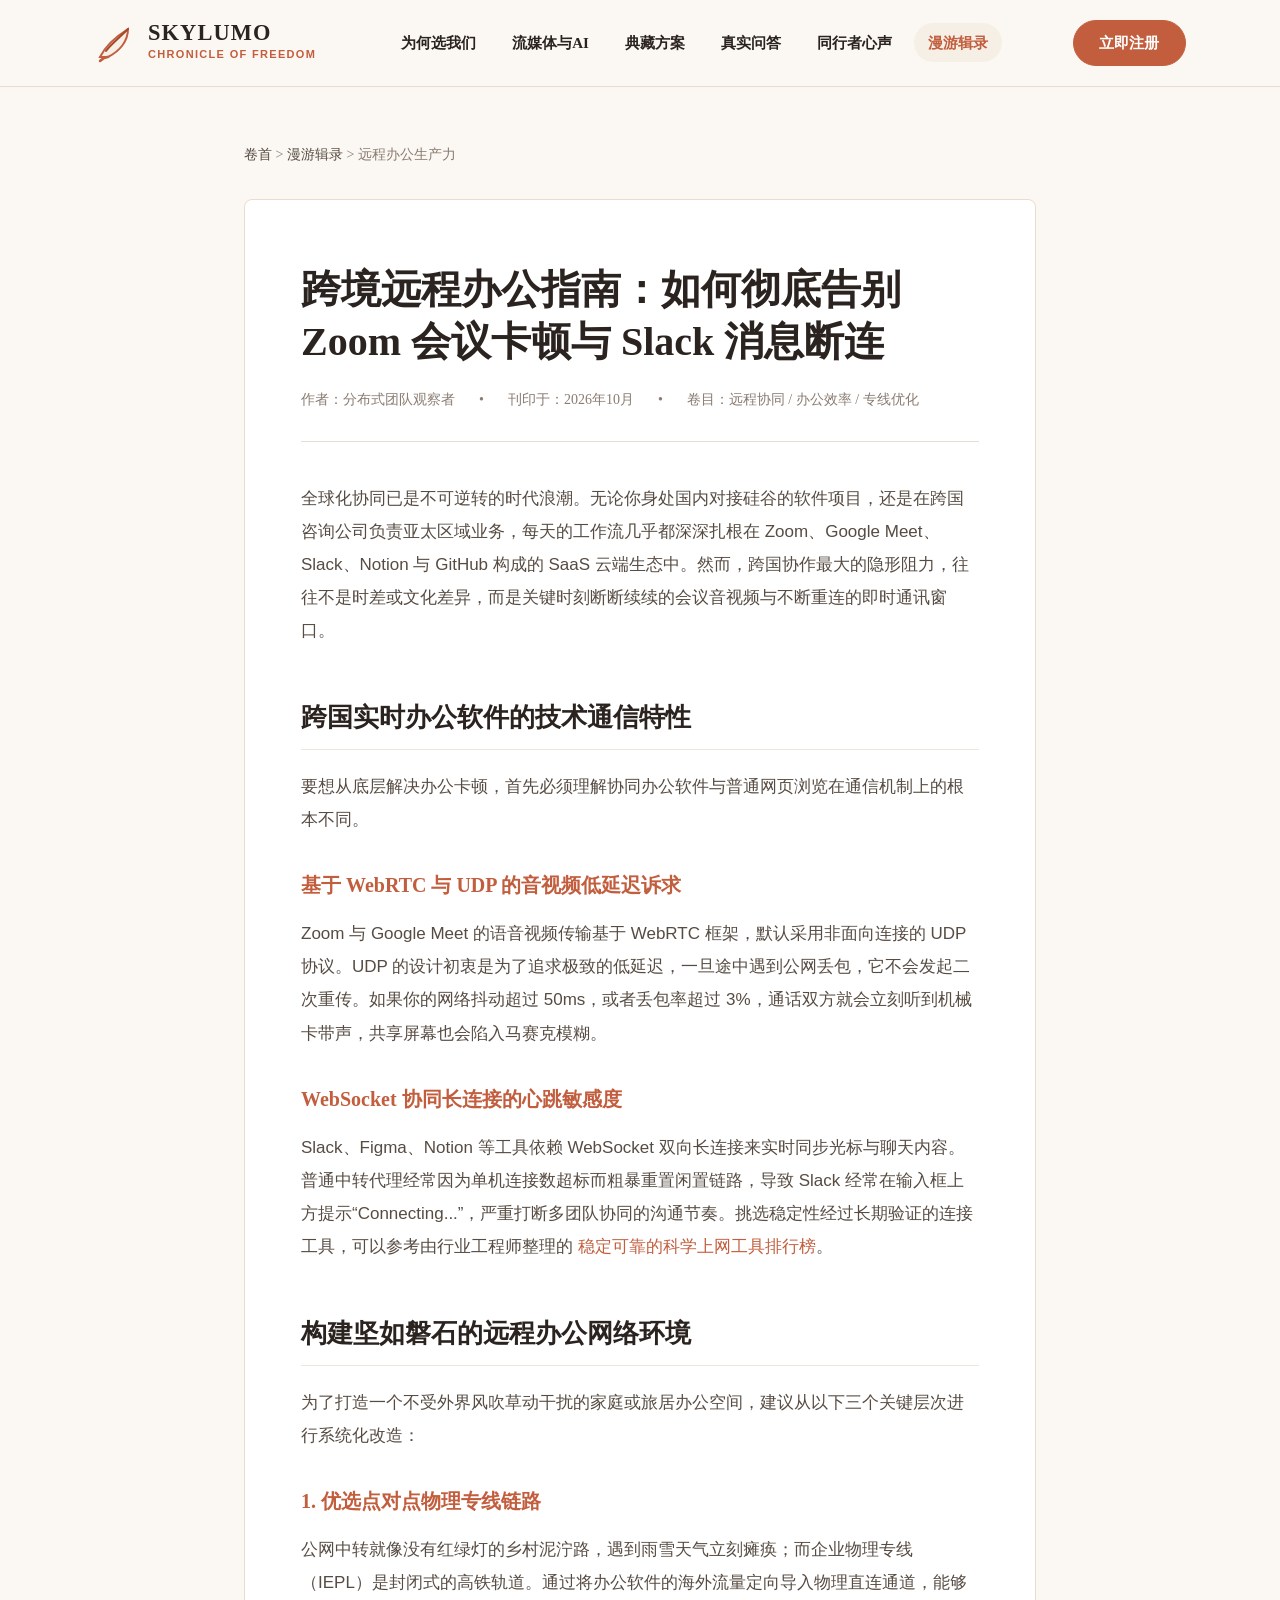
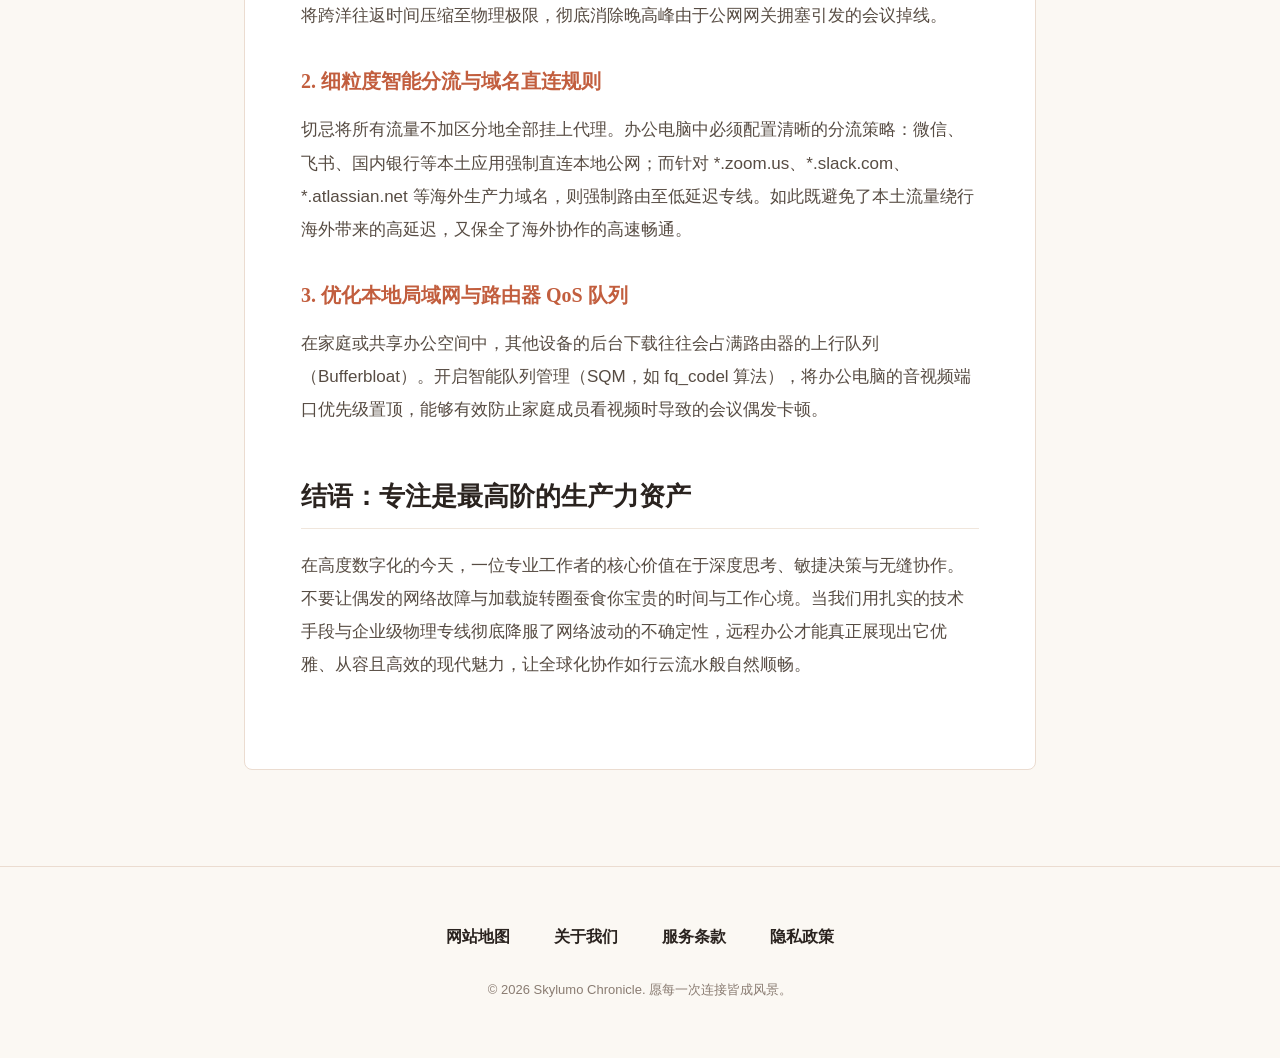
<file: remote-collaboration-speedup-handbook.html>
<!DOCTYPE html>
<html lang="zh-CN">
<head>
  <meta charset="UTF-8">
  <meta name="viewport" content="width=device-width, initial-scale=1.0">
  <title>跨境远程办公指南：如何彻底告别 Zoom 会议卡顿与 Slack 消息断连 | 漫游辑录</title>
  <meta name="description" content="跨国分布式团队远程办公深度指南，详解企业协同软件网络特征、音视频 UDP 优化、分流路由规则及长连接保活心法。">
  <link rel="stylesheet" href="style.css">
</head>
<body>

  <header class="editorial-masthead">
    <div class="masthead-inner">
      <a href="index.html" class="brand-feather-logo">
        <svg class="feather-symbol" viewBox="0 0 40 40" fill="none" xmlns="http://www.w3.org/2000/svg">
          <path d="M6 34C10 26 18 16 34 6C34 18 26 28 14 34Z" fill="#f6efe6" stroke="#c25e3e" stroke-width="2"/>
          <path d="M12 28C16 22 24 16 34 6" stroke="#a6482b" stroke-width="2" stroke-linecap="round"/>
          <path d="M14 34C11 34 8 36 6 38" stroke="#c25e3e" stroke-width="2.5" stroke-linecap="round"/>
        </svg>
        <div class="feather-brand-text">
          <span class="brand-title-serif">SKYLUMO</span>
          <span class="brand-sub-label">CHRONICLE OF FREEDOM</span>
        </div>
      </a>

                  <!-- 移动端汉堡菜单触发复选框 (零 JS 原生响应式切换) -->
      <input type="checkbox" id="mobile-nav-toggle" class="mobile-nav-toggle" aria-label="切换导航菜单">

<nav class="editorial-nav">
        <a href="index.html#foundation" class="editorial-nav-link">为何选我们</a>
        <a href="index.html#horizons" class="editorial-nav-link">流媒体与AI</a>
        <a href="index.html#pricing" class="editorial-nav-link">典藏方案</a>
        <a href="index.html#dialogue" class="editorial-nav-link">真实问答</a>
        <a href="index.html#testimonials" class="editorial-nav-link">同行者心声</a>
        <a href="journal-digest.html" class="editorial-nav-link active">漫游辑录</a>
      </nav>

      <div class="masthead-actions">
        <a href="https://ww012.twilightaff.com/#/?code=A56DH1Af" target="_blank" rel="nofollow" class="btn-editorial btn-terracotta">立即注册</a>
        <label for="mobile-nav-toggle" class="mobile-nav-btn" aria-label="切换菜单">
          <span class="hamburger-bar"></span>
          <span class="hamburger-bar"></span>
          <span class="hamburger-bar"></span>
        </label>
      </div>
      
      <!-- 移动端全景导航抽屉 (点击汉堡图标时展开) -->
      <div class="mobile-nav-drawer">
        <div class="mobile-drawer-inner">
          <a href="index.html#foundation" class="mobile-drawer-link">
            <span class="drawer-link-title">为何选我们</span>
            <span class="drawer-link-sub">学术与游民专线基座</span>
          </a>
          <a href="index.html#horizons" class="mobile-drawer-link">
            <span class="drawer-link-title">流媒体与AI</span>
            <span class="drawer-link-sub">跨区解锁与生成式算力</span>
          </a>
          <a href="index.html#pricing" class="mobile-drawer-link">
            <span class="drawer-link-title">典藏方案</span>
            <span class="drawer-link-sub">自由漫游阶梯订阅</span>
          </a>
          <a href="index.html#dialogue" class="mobile-drawer-link">
            <span class="drawer-link-title">真实问答</span>
            <span class="drawer-link-sub">合规出海与隐私保护</span>
          </a>
          <a href="index.html#testimonials" class="mobile-drawer-link">
            <span class="drawer-link-title">同行者心声</span>
            <span class="drawer-link-sub">全球创作者连接实录</span>
          </a>
          <a href="journal-digest.html" class="mobile-drawer-link">
            <span class="drawer-link-title">漫游辑录</span>
            <span class="drawer-link-sub">专线网络与思想漫游志</span>
          </a>
        </div>
      </div>
    </div></header>

  <main class="editorial-essay-container">
    <div class="editorial-breadcrumbs">
      <a href="index.html">卷首</a> &gt; <a href="journal-digest.html">漫游辑录</a> &gt; 远程办公生产力
    </div>

    <article class="editorial-essay-paper">
      <h1 class="essay-hero-headline">跨境远程办公指南：如何彻底告别 Zoom 会议卡顿与 Slack 消息断连</h1>
      
      <div class="essay-meta-line">
        <span>作者：分布式团队观察者</span>
        <span>•</span>
        <span>刊印于：2026年10月</span>
        <span>•</span>
        <span>卷目：远程协同 / 办公效率 / 专线优化</span>
      </div>

      <div class="essay-body">
        <p>
          全球化协同已是不可逆转的时代浪潮。无论你身处国内对接硅谷的软件项目，还是在跨国咨询公司负责亚太区域业务，每天的工作流几乎都深深扎根在 Zoom、Google Meet、Slack、Notion 与 GitHub 构成的 SaaS 云端生态中。然而，跨国协作最大的隐形阻力，往往不是时差或文化差异，而是关键时刻断断续续的会议音视频与不断重连的即时通讯窗口。
        </p>

        <h2>跨国实时办公软件的技术通信特性</h2>
        <p>
          要想从底层解决办公卡顿，首先必须理解协同办公软件与普通网页浏览在通信机制上的根本不同。
        </p>

        <h3>基于 WebRTC 与 UDP 的音视频低延迟诉求</h3>
        <p>
          Zoom 与 Google Meet 的语音视频传输基于 WebRTC 框架，默认采用非面向连接的 UDP 协议。UDP 的设计初衷是为了追求极致的低延迟，一旦途中遇到公网丢包，它不会发起二次重传。如果你的网络抖动超过 50ms，或者丢包率超过 3%，通话双方就会立刻听到机械卡带声，共享屏幕也会陷入马赛克模糊。
        </p>

        <h3>WebSocket 协同长连接的心跳敏感度</h3>
        <p>
          Slack、Figma、Notion 等工具依赖 WebSocket 双向长连接来实时同步光标与聊天内容。普通中转代理经常因为单机连接数超标而粗暴重置闲置链路，导致 Slack 经常在输入框上方提示“Connecting...”，严重打断多团队协同的沟通节奏。挑选稳定性经过长期验证的连接工具，可以参考由行业工程师整理的 <a href="#plans" target="_blank">稳定可靠的科学上网工具排行榜</a>。
        </p>

        <h2>构建坚如磐石的远程办公网络环境</h2>
        <p>
          为了打造一个不受外界风吹草动干扰的家庭或旅居办公空间，建议从以下三个关键层次进行系统化改造：
        </p>

        <h3>1. 优选点对点物理专线链路</h3>
        <p>
          公网中转就像没有红绿灯的乡村泥泞路，遇到雨雪天气立刻瘫痪；而企业物理专线（IEPL）是封闭式的高铁轨道。通过将办公软件的海外流量定向导入物理直连通道，能够将跨洋往返时间压缩至物理极限，彻底消除晚高峰由于公网网关拥塞引发的会议掉线。
        </p>

        <h3>2. 细粒度智能分流与域名直连规则</h3>
        <p>
          切忌将所有流量不加区分地全部挂上代理。办公电脑中必须配置清晰的分流策略：微信、飞书、国内银行等本土应用强制直连本地公网；而针对 *.zoom.us、*.slack.com、*.atlassian.net 等海外生产力域名，则强制路由至低延迟专线。如此既避免了本土流量绕行海外带来的高延迟，又保全了海外协作的高速畅通。
        </p>

        <h3>3. 优化本地局域网与路由器 QoS 队列</h3>
        <p>
          在家庭或共享办公空间中，其他设备的后台下载往往会占满路由器的上行队列（Bufferbloat）。开启智能队列管理（SQM，如 fq_codel 算法），将办公电脑的音视频端口优先级置顶，能够有效防止家庭成员看视频时导致的会议偶发卡顿。
        </p>

        <h2>结语：专注是最高阶的生产力资产</h2>
        <p>
          在高度数字化的今天，一位专业工作者的核心价值在于深度思考、敏捷决策与无缝协作。不要让偶发的网络故障与加载旋转圈蚕食你宝贵的时间与工作心境。当我们用扎实的技术手段与企业级物理专线彻底降服了网络波动的不确定性，远程办公才能真正展现出它优雅、从容且高效的现代魅力，让全球化协作如行云流水般自然顺畅。
        </p>
      </div>
    </article>
  </main>

  <footer class="editorial-colophon-footer">
    <div class="colophon-inner">
      <nav class="colophon-nav" aria-label="页尾导航">
        <a href="sitemap.html" class="colophon-link">网站地图</a>
        <a href="about.html" class="colophon-link">关于我们</a>
        <a href="terms.html" class="colophon-link">服务条款</a>
        <a href="privacy.html" class="colophon-link">隐私政策</a>
      </nav>
      <div class="colophon-copy">
        © 2026 Skylumo Chronicle. 愿每一次连接皆成风景。
      </div>
    </div>
  </footer>

  <script>
  // 移动端全景导航联动闭合（零框架原生高敏脚本）
  document.addEventListener('DOMContentLoaded', function() {
    var toggle = document.getElementById('mobile-nav-toggle');
    if (!toggle) return;
    document.querySelectorAll('.mobile-drawer-link, .nav-link, .editorial-nav-link, .store-nav-link').forEach(function(el) {
      el.addEventListener('click', function() {
        toggle.checked = false;
      });
    });
  });
  </script>
</body>
</html>
</file>
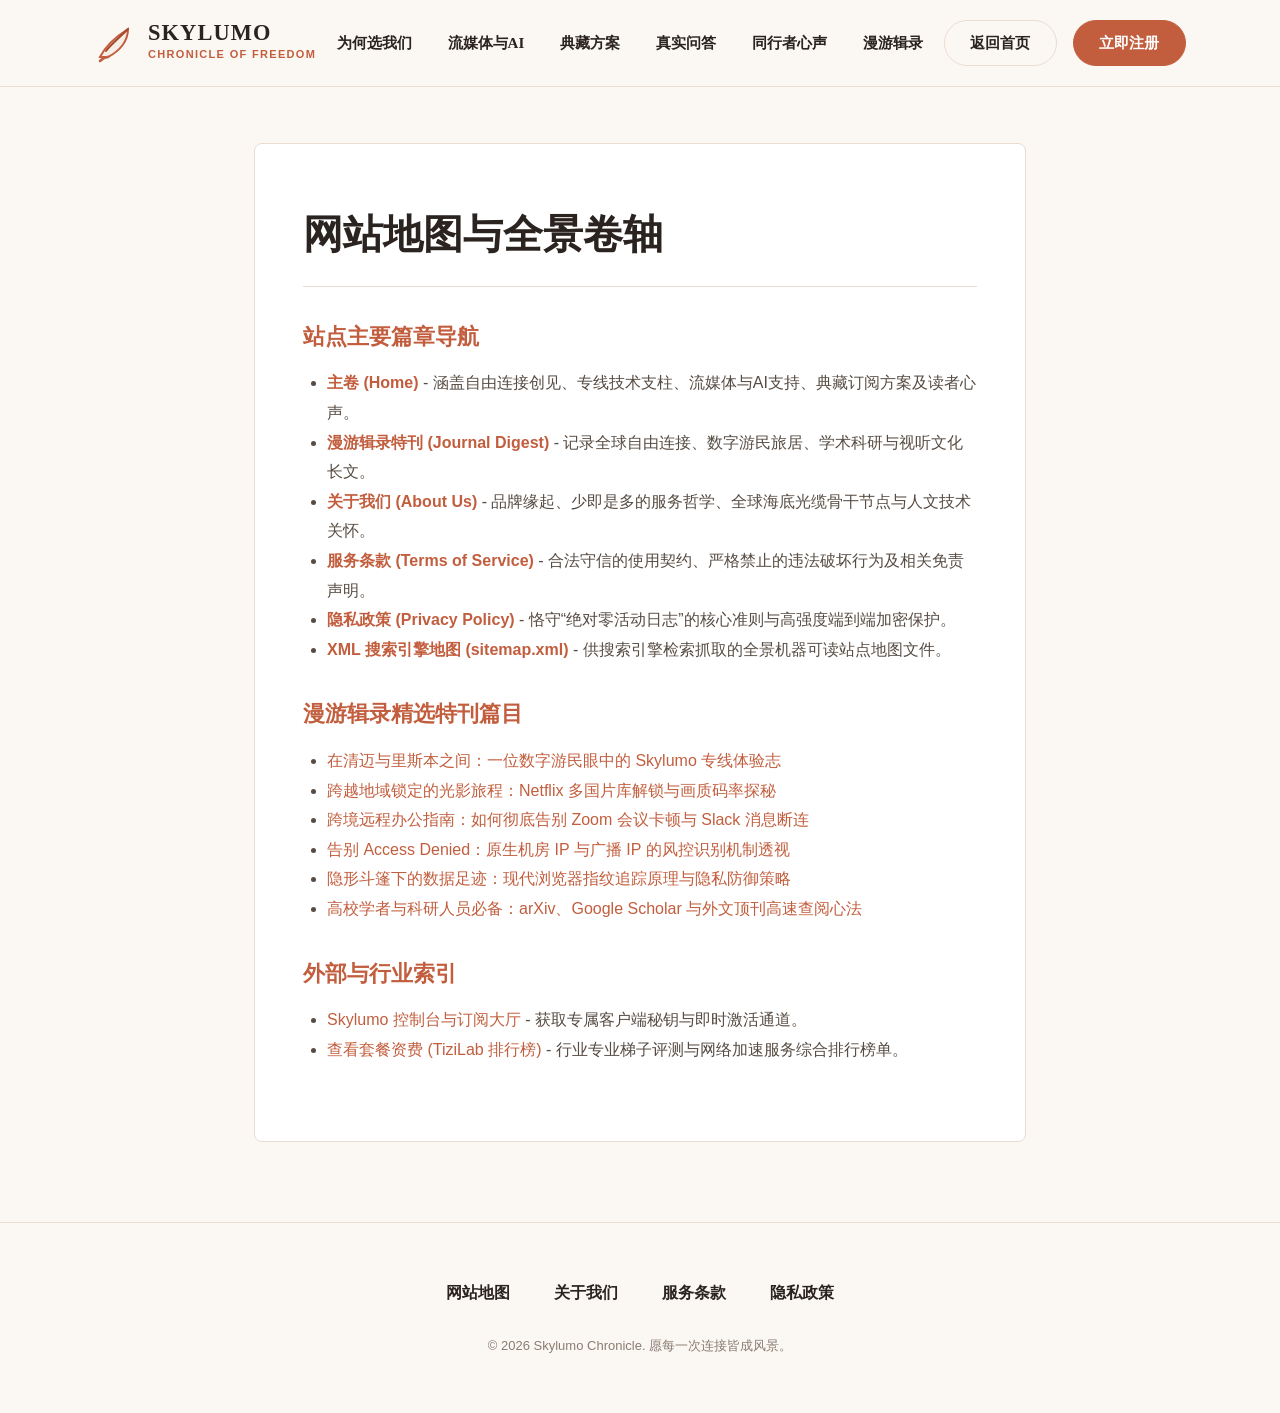
<file: sitemap.html>
<!DOCTYPE html>
<html lang="zh-CN">
<head>
  <meta charset="UTF-8">
  <meta name="viewport" content="width=device-width, initial-scale=1.0">
  <title>网站地图 | Skylumo 翼羽纪元</title>
  <meta name="description" content="Skylumo 翼羽纪元服务站点全集目录索引与架构导航。">
  <link rel="stylesheet" href="style.css">
</head>
<body>

  <header class="editorial-masthead">
    <div class="masthead-inner">
      <a href="index.html" class="brand-feather-logo">
        <svg class="feather-symbol" viewBox="0 0 40 40" fill="none" xmlns="http://www.w3.org/2000/svg">
          <path d="M6 34C10 26 18 16 34 6C34 18 26 28 14 34Z" fill="#f6efe6" stroke="#c25e3e" stroke-width="2"/>
          <path d="M12 28C16 22 24 16 34 6" stroke="#a6482b" stroke-width="2" stroke-linecap="round"/>
          <path d="M14 34C11 34 8 36 6 38" stroke="#c25e3e" stroke-width="2.5" stroke-linecap="round"/>
        </svg>
        <div class="feather-brand-text">
          <span class="brand-title-serif">SKYLUMO</span>
          <span class="brand-sub-label">CHRONICLE OF FREEDOM</span>
        </div>
      </a>
            <!-- 移动端汉堡菜单触发复选框 (零 JS 原生响应式切换) -->
      <input type="checkbox" id="mobile-nav-toggle" class="mobile-nav-toggle" aria-label="切换导航菜单">

<nav class="editorial-nav">
        <a href="index.html#foundation" class="editorial-nav-link">为何选我们</a>
        <a href="index.html#horizons" class="editorial-nav-link">流媒体与AI</a>
        <a href="index.html#pricing" class="editorial-nav-link">典藏方案</a>
        <a href="index.html#dialogue" class="editorial-nav-link">真实问答</a>
        <a href="index.html#testimonials" class="editorial-nav-link">同行者心声</a>
        <a href="journal-digest.html" class="editorial-nav-link">漫游辑录</a>
      </nav>

      <div class="masthead-actions">
        <a href="index.html" class="btn-editorial btn-quill-outline">返回首页</a>
        <a href="https://ww012.twilightaff.com/#/?code=A56DH1Af" target="_blank" rel="nofollow" class="btn-editorial btn-terracotta">立即注册</a>
        <label for="mobile-nav-toggle" class="mobile-nav-btn" aria-label="切换菜单">
          <span class="hamburger-bar"></span>
          <span class="hamburger-bar"></span>
          <span class="hamburger-bar"></span>
        </label>
      </div>
      
      <!-- 移动端全景导航抽屉 (点击汉堡图标时展开) -->
      <div class="mobile-nav-drawer">
        <div class="mobile-drawer-inner">
          <a href="index.html#foundation" class="mobile-drawer-link">
            <span class="drawer-link-title">为何选我们</span>
            <span class="drawer-link-sub">学术与游民专线基座</span>
          </a>
          <a href="index.html#horizons" class="mobile-drawer-link">
            <span class="drawer-link-title">流媒体与AI</span>
            <span class="drawer-link-sub">跨区解锁与生成式算力</span>
          </a>
          <a href="index.html#pricing" class="mobile-drawer-link">
            <span class="drawer-link-title">典藏方案</span>
            <span class="drawer-link-sub">自由漫游阶梯订阅</span>
          </a>
          <a href="index.html#dialogue" class="mobile-drawer-link">
            <span class="drawer-link-title">真实问答</span>
            <span class="drawer-link-sub">合规出海与隐私保护</span>
          </a>
          <a href="index.html#testimonials" class="mobile-drawer-link">
            <span class="drawer-link-title">同行者心声</span>
            <span class="drawer-link-sub">全球创作者连接实录</span>
          </a>
          <a href="journal-digest.html" class="mobile-drawer-link">
            <span class="drawer-link-title">漫游辑录</span>
            <span class="drawer-link-sub">专线网络与思想漫游志</span>
          </a>
        </div>
      </div>
    </div></header>

  <main class="editorial-article-main">
    <article class="editorial-article-body">
      <h1 class="editorial-page-title">网站地图与全景卷轴</h1>

      <h2 class="editorial-sub-title">站点主要篇章导航</h2>
      <ul class="editorial-ul">
        <li><a href="index.html" style="color:#c25e3e; text-decoration:none; font-weight:700;">主卷 (Home)</a> - 涵盖自由连接创见、专线技术支柱、流媒体与AI支持、典藏订阅方案及读者心声。</li>
        <li><a href="journal-digest.html" style="color:#c25e3e; text-decoration:none; font-weight:700;">漫游辑录特刊 (Journal Digest)</a> - 记录全球自由连接、数字游民旅居、学术科研与视听文化长文。</li>
        <li><a href="about.html" style="color:#c25e3e; text-decoration:none; font-weight:700;">关于我们 (About Us)</a> - 品牌缘起、少即是多的服务哲学、全球海底光缆骨干节点与人文技术关怀。</li>
        <li><a href="terms.html" style="color:#c25e3e; text-decoration:none; font-weight:700;">服务条款 (Terms of Service)</a> - 合法守信的使用契约、严格禁止的违法破坏行为及相关免责声明。</li>
        <li><a href="privacy.html" style="color:#c25e3e; text-decoration:none; font-weight:700;">隐私政策 (Privacy Policy)</a> - 恪守“绝对零活动日志”的核心准则与高强度端到端加密保护。</li>
        <li><a href="sitemap.xml" target="_blank" style="color:#c25e3e; text-decoration:none; font-weight:700;">XML 搜索引擎地图 (sitemap.xml)</a> - 供搜索引擎检索抓取的全景机器可读站点地图文件。</li>
      </ul>

      <h2 class="editorial-sub-title">漫游辑录精选特刊篇目</h2>
      <ul class="editorial-ul">
        <li><a href="digital-nomad-skylumo-journey.html" style="color:#c25e3e; text-decoration:none;">在清迈与里斯本之间：一位数字游民眼中的 Skylumo 专线体验志</a></li>
        <li><a href="streaming-unlock-regional-catalog.html" style="color:#c25e3e; text-decoration:none;">跨越地域锁定的光影旅程：Netflix 多国片库解锁与画质码率探秘</a></li>
        <li><a href="remote-collaboration-speedup-handbook.html" style="color:#c25e3e; text-decoration:none;">跨境远程办公指南：如何彻底告别 Zoom 会议卡顿与 Slack 消息断连</a></li>
        <li><a href="pure-ip-risk-control-defense.html" style="color:#c25e3e; text-decoration:none;">告别 Access Denied：原生机房 IP 与广播 IP 的风控识别机制透视</a></li>
        <li><a href="browser-fingerprint-privacy-defense.html" style="color:#c25e3e; text-decoration:none;">隐形斗篷下的数据足迹：现代浏览器指纹追踪原理与隐私防御策略</a></li>
        <li><a href="academic-scholar-research-tunnel.html" style="color:#c25e3e; text-decoration:none;">高校学者与科研人员必备：arXiv、Google Scholar 与外文顶刊高速查阅心法</a></li>
      </ul>

      <h2 class="editorial-sub-title">外部与行业索引</h2>
      <ul class="editorial-ul">
        <li><a href="https://ww012.twilightaff.com/#/?code=A56DH1Af" target="_blank" rel="nofollow" style="color:#c25e3e; text-decoration:none;">Skylumo 控制台与订阅大厅</a> - 获取专属客户端秘钥与即时激活通道。</li>
        <li><a href="#plans" target="_blank" style="color:#c25e3e; text-decoration:none;">查看套餐资费 (TiziLab 排行榜)</a> - 行业专业梯子评测与网络加速服务综合排行榜单。</li>
      </ul>
    </article>
  </main>

  <footer class="editorial-colophon-footer">
    <div class="colophon-inner">
      <nav class="colophon-nav" aria-label="页尾导航">
        <a href="sitemap.html" class="colophon-link">网站地图</a>
        <a href="about.html" class="colophon-link">关于我们</a>
        <a href="terms.html" class="colophon-link">服务条款</a>
        <a href="privacy.html" class="colophon-link">隐私政策</a>
      </nav>
      <div class="colophon-copy">
        © 2026 Skylumo Chronicle. 愿每一次连接皆成风景。
      </div>
    </div>
  </footer>

  <script>
  // 移动端全景导航联动闭合（零框架原生高敏脚本）
  document.addEventListener('DOMContentLoaded', function() {
    var toggle = document.getElementById('mobile-nav-toggle');
    if (!toggle) return;
    document.querySelectorAll('.mobile-drawer-link, .nav-link, .editorial-nav-link, .store-nav-link').forEach(function(el) {
      el.addEventListener('click', function() {
        toggle.checked = false;
      });
    });
  });
  </script>
</body>
</html>
</file>
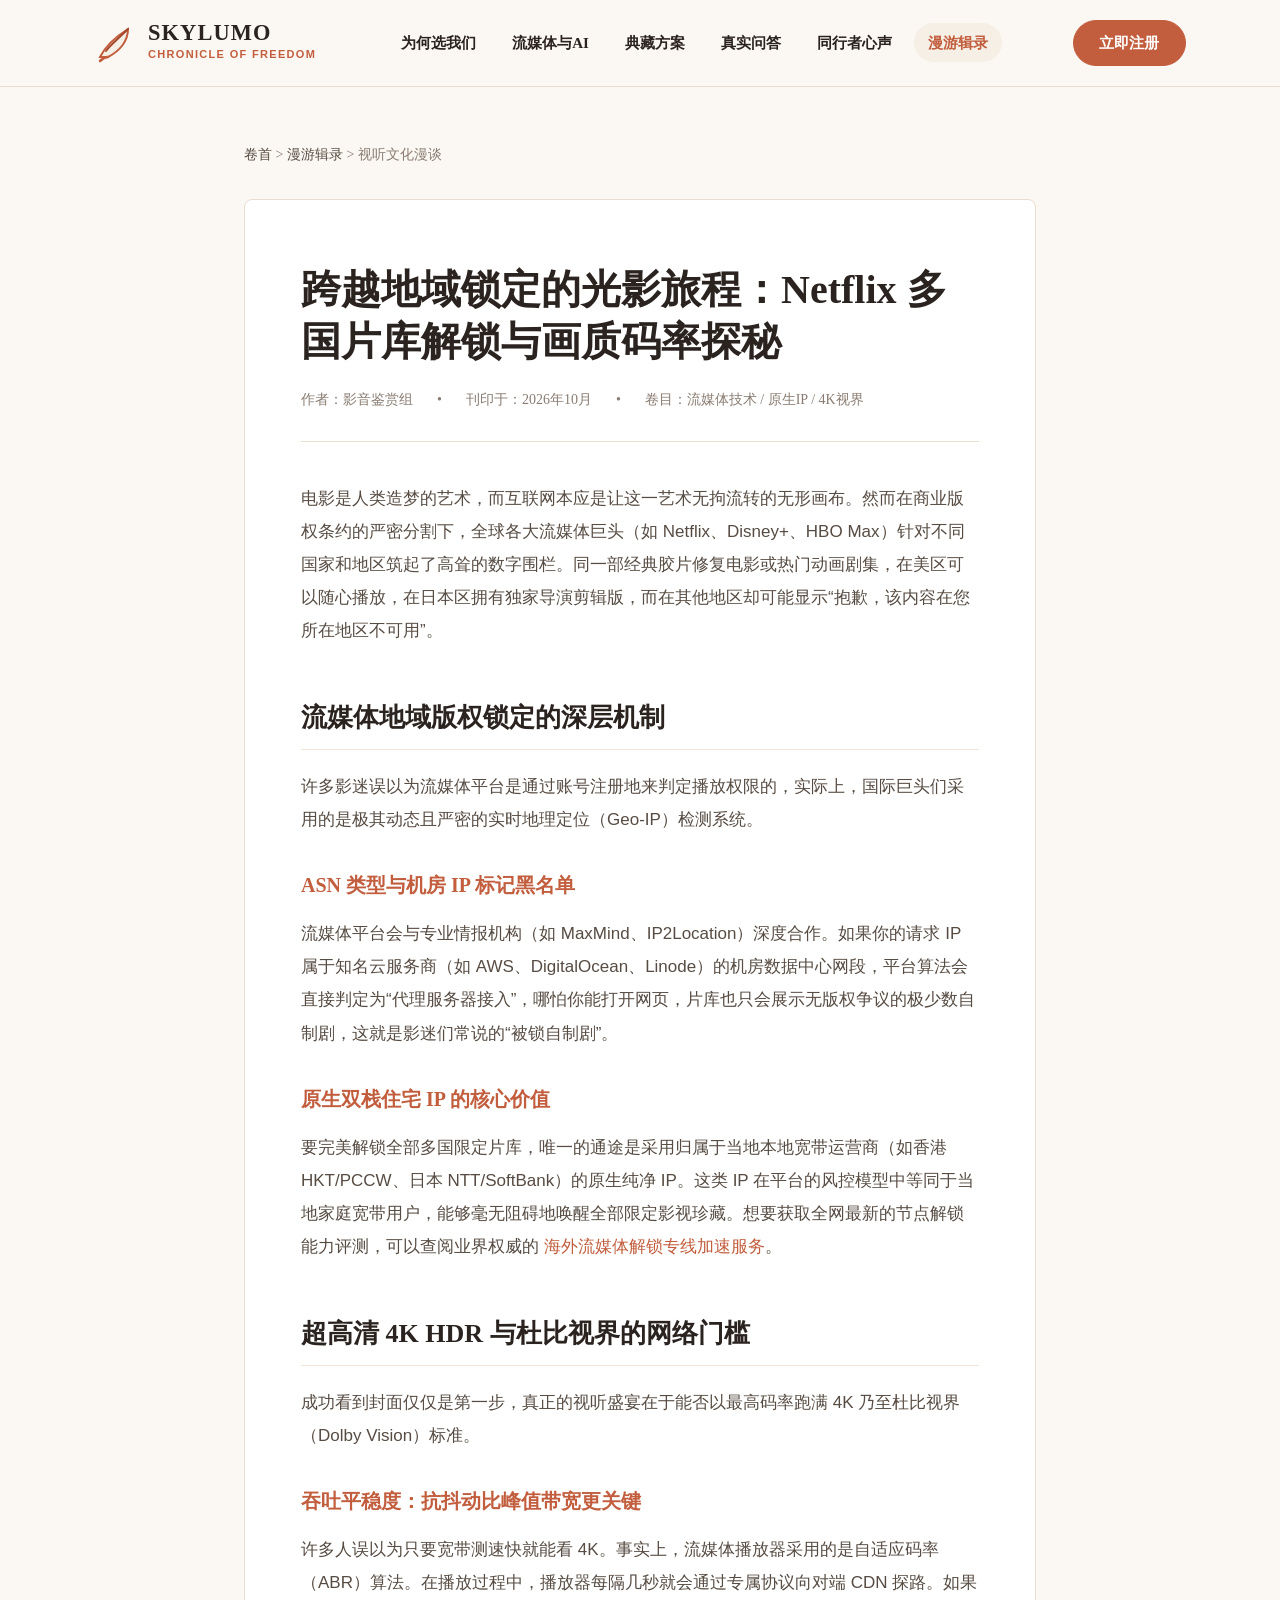
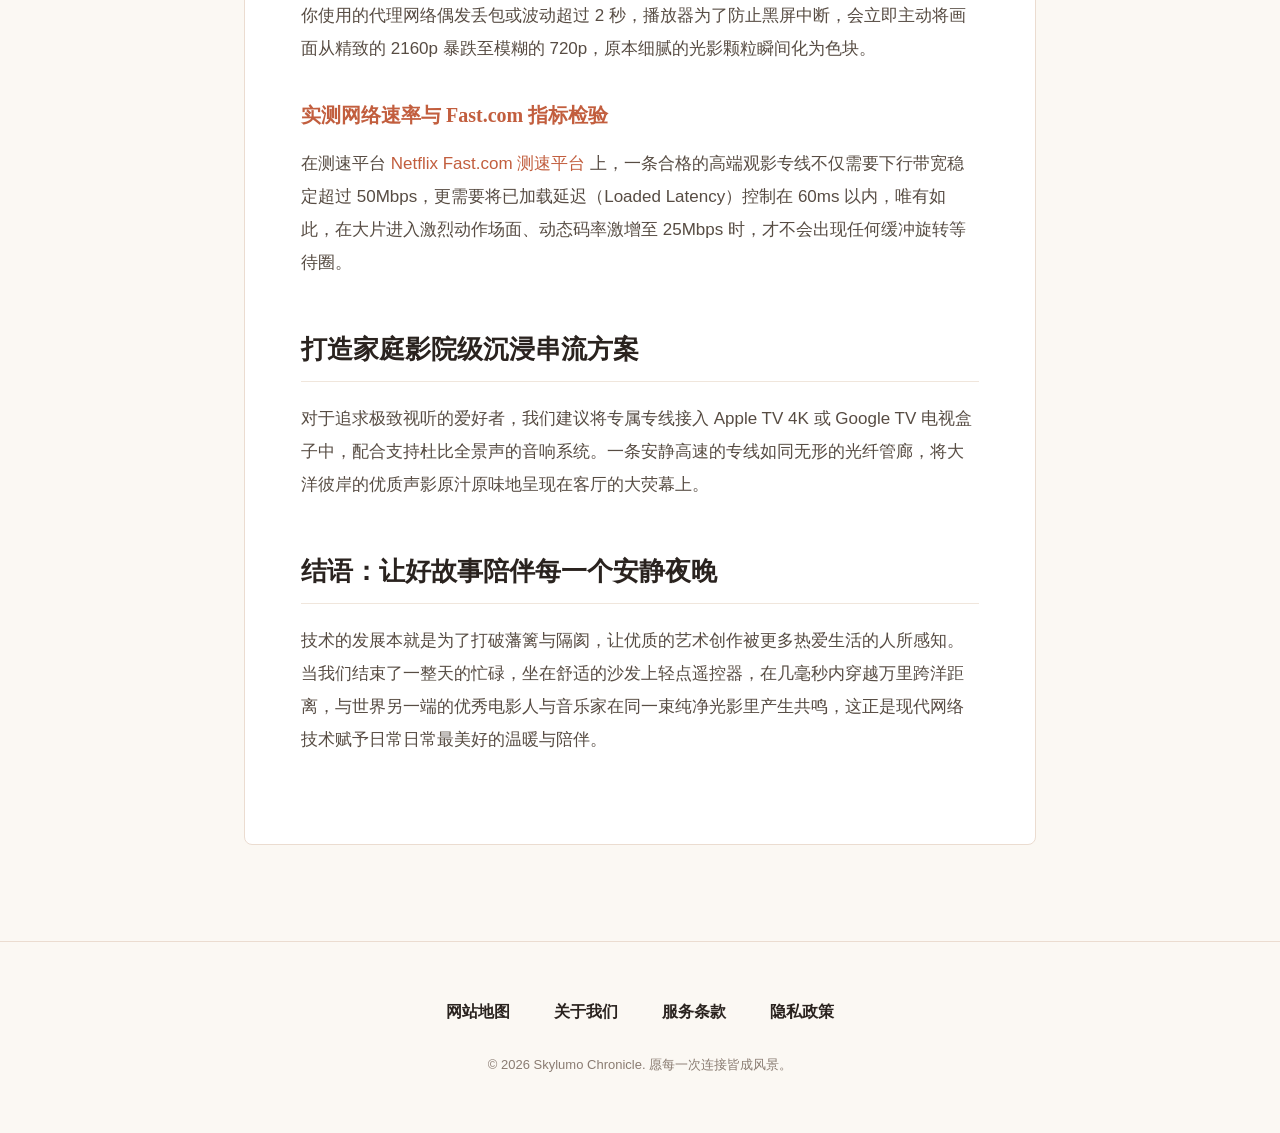
<file: streaming-unlock-regional-catalog.html>
<!DOCTYPE html>
<html lang="zh-CN">
<head>
  <meta charset="UTF-8">
  <meta name="viewport" content="width=device-width, initial-scale=1.0">
  <title>跨越地域锁定的光影旅程：Netflix 多国片库解锁与画质码率探秘 | 漫游辑录</title>
  <meta name="description" content="深度剖析国际流媒体平台的地理分区版权机制、原生住宅 IP 识别逻辑，以及如何保障 4K HDR 杜比视界高码率顺畅串流的完整指南。">
  <link rel="stylesheet" href="style.css">
</head>
<body>

  <header class="editorial-masthead">
    <div class="masthead-inner">
      <a href="index.html" class="brand-feather-logo">
        <svg class="feather-symbol" viewBox="0 0 40 40" fill="none" xmlns="http://www.w3.org/2000/svg">
          <path d="M6 34C10 26 18 16 34 6C34 18 26 28 14 34Z" fill="#f6efe6" stroke="#c25e3e" stroke-width="2"/>
          <path d="M12 28C16 22 24 16 34 6" stroke="#a6482b" stroke-width="2" stroke-linecap="round"/>
          <path d="M14 34C11 34 8 36 6 38" stroke="#c25e3e" stroke-width="2.5" stroke-linecap="round"/>
        </svg>
        <div class="feather-brand-text">
          <span class="brand-title-serif">SKYLUMO</span>
          <span class="brand-sub-label">CHRONICLE OF FREEDOM</span>
        </div>
      </a>

                  <!-- 移动端汉堡菜单触发复选框 (零 JS 原生响应式切换) -->
      <input type="checkbox" id="mobile-nav-toggle" class="mobile-nav-toggle" aria-label="切换导航菜单">

<nav class="editorial-nav">
        <a href="index.html#foundation" class="editorial-nav-link">为何选我们</a>
        <a href="index.html#horizons" class="editorial-nav-link">流媒体与AI</a>
        <a href="index.html#pricing" class="editorial-nav-link">典藏方案</a>
        <a href="index.html#dialogue" class="editorial-nav-link">真实问答</a>
        <a href="index.html#testimonials" class="editorial-nav-link">同行者心声</a>
        <a href="journal-digest.html" class="editorial-nav-link active">漫游辑录</a>
      </nav>

      <div class="masthead-actions">
        <a href="https://ww012.twilightaff.com/#/?code=A56DH1Af" target="_blank" rel="nofollow" class="btn-editorial btn-terracotta">立即注册</a>
        <label for="mobile-nav-toggle" class="mobile-nav-btn" aria-label="切换菜单">
          <span class="hamburger-bar"></span>
          <span class="hamburger-bar"></span>
          <span class="hamburger-bar"></span>
        </label>
      </div>
      
      <!-- 移动端全景导航抽屉 (点击汉堡图标时展开) -->
      <div class="mobile-nav-drawer">
        <div class="mobile-drawer-inner">
          <a href="index.html#foundation" class="mobile-drawer-link">
            <span class="drawer-link-title">为何选我们</span>
            <span class="drawer-link-sub">学术与游民专线基座</span>
          </a>
          <a href="index.html#horizons" class="mobile-drawer-link">
            <span class="drawer-link-title">流媒体与AI</span>
            <span class="drawer-link-sub">跨区解锁与生成式算力</span>
          </a>
          <a href="index.html#pricing" class="mobile-drawer-link">
            <span class="drawer-link-title">典藏方案</span>
            <span class="drawer-link-sub">自由漫游阶梯订阅</span>
          </a>
          <a href="index.html#dialogue" class="mobile-drawer-link">
            <span class="drawer-link-title">真实问答</span>
            <span class="drawer-link-sub">合规出海与隐私保护</span>
          </a>
          <a href="index.html#testimonials" class="mobile-drawer-link">
            <span class="drawer-link-title">同行者心声</span>
            <span class="drawer-link-sub">全球创作者连接实录</span>
          </a>
          <a href="journal-digest.html" class="mobile-drawer-link">
            <span class="drawer-link-title">漫游辑录</span>
            <span class="drawer-link-sub">专线网络与思想漫游志</span>
          </a>
        </div>
      </div>
    </div></header>

  <main class="editorial-essay-container">
    <div class="editorial-breadcrumbs">
      <a href="index.html">卷首</a> &gt; <a href="journal-digest.html">漫游辑录</a> &gt; 视听文化漫谈
    </div>

    <article class="editorial-essay-paper">
      <h1 class="essay-hero-headline">跨越地域锁定的光影旅程：Netflix 多国片库解锁与画质码率探秘</h1>
      
      <div class="essay-meta-line">
        <span>作者：影音鉴赏组</span>
        <span>•</span>
        <span>刊印于：2026年10月</span>
        <span>•</span>
        <span>卷目：流媒体技术 / 原生IP / 4K视界</span>
      </div>

      <div class="essay-body">
        <p>
          电影是人类造梦的艺术，而互联网本应是让这一艺术无拘流转的无形画布。然而在商业版权条约的严密分割下，全球各大流媒体巨头（如 Netflix、Disney+、HBO Max）针对不同国家和地区筑起了高耸的数字围栏。同一部经典胶片修复电影或热门动画剧集，在美区可以随心播放，在日本区拥有独家导演剪辑版，而在其他地区却可能显示“抱歉，该内容在您所在地区不可用”。
        </p>

        <h2>流媒体地域版权锁定的深层机制</h2>
        <p>
          许多影迷误以为流媒体平台是通过账号注册地来判定播放权限的，实际上，国际巨头们采用的是极其动态且严密的实时地理定位（Geo-IP）检测系统。
        </p>

        <h3>ASN 类型与机房 IP 标记黑名单</h3>
        <p>
          流媒体平台会与专业情报机构（如 MaxMind、IP2Location）深度合作。如果你的请求 IP 属于知名云服务商（如 AWS、DigitalOcean、Linode）的机房数据中心网段，平台算法会直接判定为“代理服务器接入”，哪怕你能打开网页，片库也只会展示无版权争议的极少数自制剧，这就是影迷们常说的“被锁自制剧”。
        </p>

        <h3>原生双栈住宅 IP 的核心价值</h3>
        <p>
          要完美解锁全部多国限定片库，唯一的通途是采用归属于当地本地宽带运营商（如香港 HKT/PCCW、日本 NTT/SoftBank）的原生纯净 IP。这类 IP 在平台的风控模型中等同于当地家庭宽带用户，能够毫无阻碍地唤醒全部限定影视珍藏。想要获取全网最新的节点解锁能力评测，可以查阅业界权威的 <a href="#plans" target="_blank">海外流媒体解锁专线加速服务</a>。
        </p>

        <h2>超高清 4K HDR 与杜比视界的网络门槛</h2>
        <p>
          成功看到封面仅仅是第一步，真正的视听盛宴在于能否以最高码率跑满 4K 乃至杜比视界（Dolby Vision）标准。
        </p>

        <h3>吞吐平稳度：抗抖动比峰值带宽更关键</h3>
        <p>
          许多人误以为只要宽带测速快就能看 4K。事实上，流媒体播放器采用的是自适应码率（ABR）算法。在播放过程中，播放器每隔几秒就会通过专属协议向对端 CDN 探路。如果你使用的代理网络偶发丢包或波动超过 2 秒，播放器为了防止黑屏中断，会立即主动将画面从精致的 2160p 暴跌至模糊的 720p，原本细腻的光影颗粒瞬间化为色块。
        </p>

        <h3>实测网络速率与 Fast.com 指标检验</h3>
        <p>
          在测速平台 <a href="https://fast.com/" target="_blank">Netflix Fast.com 测速平台</a> 上，一条合格的高端观影专线不仅需要下行带宽稳定超过 50Mbps，更需要将已加载延迟（Loaded Latency）控制在 60ms 以内，唯有如此，在大片进入激烈动作场面、动态码率激增至 25Mbps 时，才不会出现任何缓冲旋转等待圈。
        </p>

        <h2>打造家庭影院级沉浸串流方案</h2>
        <p>
          对于追求极致视听的爱好者，我们建议将专属专线接入 Apple TV 4K 或 Google TV 电视盒子中，配合支持杜比全景声的音响系统。一条安静高速的专线如同无形的光纤管廊，将大洋彼岸的优质声影原汁原味地呈现在客厅的大荧幕上。
        </p>

        <h2>结语：让好故事陪伴每一个安静夜晚</h2>
        <p>
          技术的发展本就是为了打破藩篱与隔阂，让优质的艺术创作被更多热爱生活的人所感知。当我们结束了一整天的忙碌，坐在舒适的沙发上轻点遥控器，在几毫秒内穿越万里跨洋距离，与世界另一端的优秀电影人与音乐家在同一束纯净光影里产生共鸣，这正是现代网络技术赋予日常日常最美好的温暖与陪伴。
        </p>
      </div>
    </article>
  </main>

  <footer class="editorial-colophon-footer">
    <div class="colophon-inner">
      <nav class="colophon-nav" aria-label="页尾导航">
        <a href="sitemap.html" class="colophon-link">网站地图</a>
        <a href="about.html" class="colophon-link">关于我们</a>
        <a href="terms.html" class="colophon-link">服务条款</a>
        <a href="privacy.html" class="colophon-link">隐私政策</a>
      </nav>
      <div class="colophon-copy">
        © 2026 Skylumo Chronicle. 愿每一次连接皆成风景。
      </div>
    </div>
  </footer>

  <script>
  // 移动端全景导航联动闭合（零框架原生高敏脚本）
  document.addEventListener('DOMContentLoaded', function() {
    var toggle = document.getElementById('mobile-nav-toggle');
    if (!toggle) return;
    document.querySelectorAll('.mobile-drawer-link, .nav-link, .editorial-nav-link, .store-nav-link').forEach(function(el) {
      el.addEventListener('click', function() {
        toggle.checked = false;
      });
    });
  });
  </script>
</body>
</html>
</file>
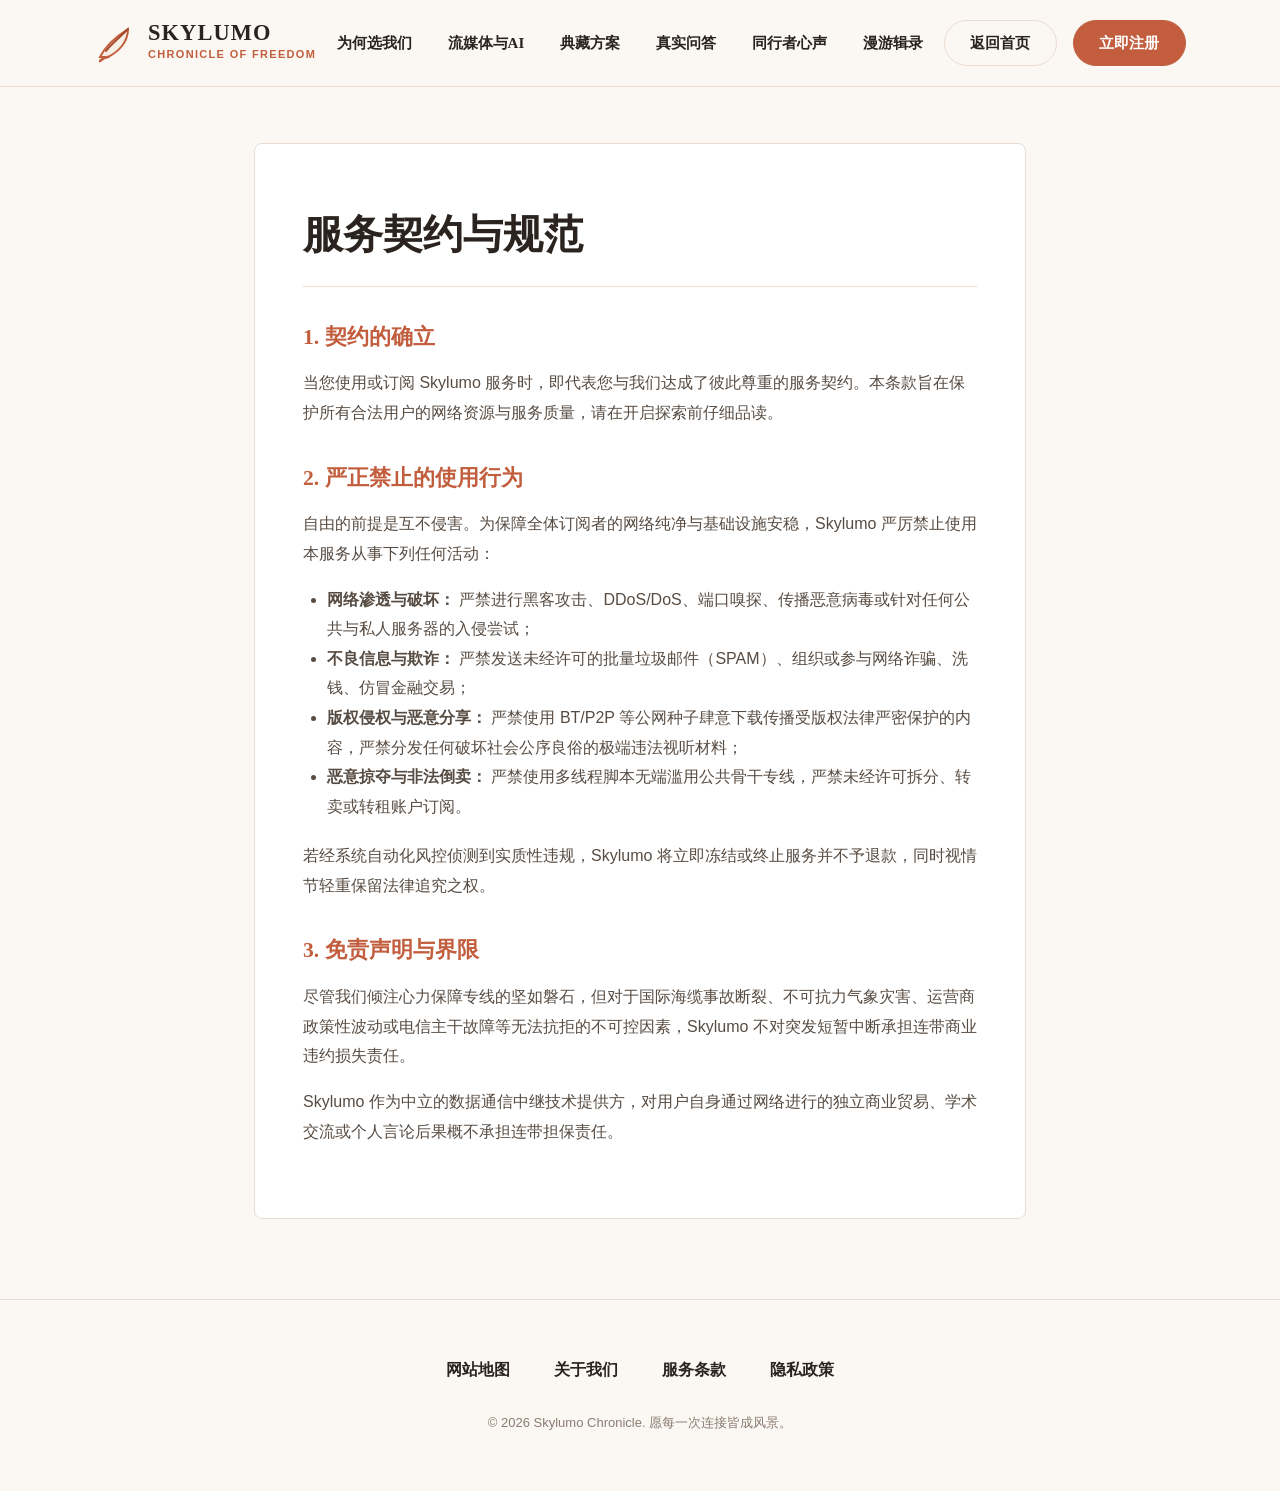
<file: terms.html>
<!DOCTYPE html>
<html lang="zh-CN">
<head>
  <meta charset="UTF-8">
  <meta name="viewport" content="width=device-width, initial-scale=1.0">
  <title>服务条款 | Skylumo 翼羽纪元</title>
  <meta name="description" content="Skylumo 明确的使用规范、禁止行为条目与免责约定。">
  <link rel="stylesheet" href="style.css">
</head>
<body>

  <header class="editorial-masthead">
    <div class="masthead-inner">
      <a href="index.html" class="brand-feather-logo">
        <svg class="feather-symbol" viewBox="0 0 40 40" fill="none" xmlns="http://www.w3.org/2000/svg">
          <path d="M6 34C10 26 18 16 34 6C34 18 26 28 14 34Z" fill="#f6efe6" stroke="#c25e3e" stroke-width="2"/>
          <path d="M12 28C16 22 24 16 34 6" stroke="#a6482b" stroke-width="2" stroke-linecap="round"/>
          <path d="M14 34C11 34 8 36 6 38" stroke="#c25e3e" stroke-width="2.5" stroke-linecap="round"/>
        </svg>
        <div class="feather-brand-text">
          <span class="brand-title-serif">SKYLUMO</span>
          <span class="brand-sub-label">CHRONICLE OF FREEDOM</span>
        </div>
      </a>
            <!-- 移动端汉堡菜单触发复选框 (零 JS 原生响应式切换) -->
      <input type="checkbox" id="mobile-nav-toggle" class="mobile-nav-toggle" aria-label="切换导航菜单">

<nav class="editorial-nav">
        <a href="index.html#foundation" class="editorial-nav-link">为何选我们</a>
        <a href="index.html#horizons" class="editorial-nav-link">流媒体与AI</a>
        <a href="index.html#pricing" class="editorial-nav-link">典藏方案</a>
        <a href="index.html#dialogue" class="editorial-nav-link">真实问答</a>
        <a href="index.html#testimonials" class="editorial-nav-link">同行者心声</a>
        <a href="journal-digest.html" class="editorial-nav-link">漫游辑录</a>
      </nav>

      <div class="masthead-actions">
        <a href="index.html" class="btn-editorial btn-quill-outline">返回首页</a>
        <a href="https://ww012.twilightaff.com/#/?code=A56DH1Af" target="_blank" rel="nofollow" class="btn-editorial btn-terracotta">立即注册</a>
        <label for="mobile-nav-toggle" class="mobile-nav-btn" aria-label="切换菜单">
          <span class="hamburger-bar"></span>
          <span class="hamburger-bar"></span>
          <span class="hamburger-bar"></span>
        </label>
      </div>
      
      <!-- 移动端全景导航抽屉 (点击汉堡图标时展开) -->
      <div class="mobile-nav-drawer">
        <div class="mobile-drawer-inner">
          <a href="index.html#foundation" class="mobile-drawer-link">
            <span class="drawer-link-title">为何选我们</span>
            <span class="drawer-link-sub">学术与游民专线基座</span>
          </a>
          <a href="index.html#horizons" class="mobile-drawer-link">
            <span class="drawer-link-title">流媒体与AI</span>
            <span class="drawer-link-sub">跨区解锁与生成式算力</span>
          </a>
          <a href="index.html#pricing" class="mobile-drawer-link">
            <span class="drawer-link-title">典藏方案</span>
            <span class="drawer-link-sub">自由漫游阶梯订阅</span>
          </a>
          <a href="index.html#dialogue" class="mobile-drawer-link">
            <span class="drawer-link-title">真实问答</span>
            <span class="drawer-link-sub">合规出海与隐私保护</span>
          </a>
          <a href="index.html#testimonials" class="mobile-drawer-link">
            <span class="drawer-link-title">同行者心声</span>
            <span class="drawer-link-sub">全球创作者连接实录</span>
          </a>
          <a href="journal-digest.html" class="mobile-drawer-link">
            <span class="drawer-link-title">漫游辑录</span>
            <span class="drawer-link-sub">专线网络与思想漫游志</span>
          </a>
        </div>
      </div>
    </div></header>

  <main class="editorial-article-main">
    <article class="editorial-article-body">
      <h1 class="editorial-page-title">服务契约与规范</h1>

      <h2 class="editorial-sub-title">1. 契约的确立</h2>
      <p class="editorial-p">
        当您使用或订阅 Skylumo 服务时，即代表您与我们达成了彼此尊重的服务契约。本条款旨在保护所有合法用户的网络资源与服务质量，请在开启探索前仔细品读。
      </p>

      <h2 class="editorial-sub-title">2. 严正禁止的使用行为</h2>
      <p class="editorial-p">
        自由的前提是互不侵害。为保障全体订阅者的网络纯净与基础设施安稳，Skylumo 严厉禁止使用本服务从事下列任何活动：
      </p>
      <ul class="editorial-ul">
        <li><strong>网络渗透与破坏：</strong> 严禁进行黑客攻击、DDoS/DoS、端口嗅探、传播恶意病毒或针对任何公共与私人服务器的入侵尝试；</li>
        <li><strong>不良信息与欺诈：</strong> 严禁发送未经许可的批量垃圾邮件（SPAM）、组织或参与网络诈骗、洗钱、仿冒金融交易；</li>
        <li><strong>版权侵权与恶意分享：</strong> 严禁使用 BT/P2P 等公网种子肆意下载传播受版权法律严密保护的内容，严禁分发任何破坏社会公序良俗的极端违法视听材料；</li>
        <li><strong>恶意掠夺与非法倒卖：</strong> 严禁使用多线程脚本无端滥用公共骨干专线，严禁未经许可拆分、转卖或转租账户订阅。</li>
      </ul>
      <p class="editorial-p">
        若经系统自动化风控侦测到实质性违规，Skylumo 将立即冻结或终止服务并不予退款，同时视情节轻重保留法律追究之权。
      </p>

      <h2 class="editorial-sub-title">3. 免责声明与界限</h2>
      <p class="editorial-p">
        尽管我们倾注心力保障专线的坚如磐石，但对于国际海缆事故断裂、不可抗力气象灾害、运营商政策性波动或电信主干故障等无法抗拒的不可控因素，Skylumo 不对突发短暂中断承担连带商业违约损失责任。
      </p>
      <p class="editorial-p">
        Skylumo 作为中立的数据通信中继技术提供方，对用户自身通过网络进行的独立商业贸易、学术交流或个人言论后果概不承担连带担保责任。
      </p>
    </article>
  </main>

  <footer class="editorial-colophon-footer">
    <div class="colophon-inner">
      <nav class="colophon-nav" aria-label="页尾导航">
        <a href="sitemap.html" class="colophon-link">网站地图</a>
        <a href="about.html" class="colophon-link">关于我们</a>
        <a href="terms.html" class="colophon-link">服务条款</a>
        <a href="privacy.html" class="colophon-link">隐私政策</a>
      </nav>
      <div class="colophon-copy">
        © 2026 Skylumo Chronicle. 愿每一次连接皆成风景。
      </div>
    </div>
  </footer>

  <script>
  // 移动端全景导航联动闭合（零框架原生高敏脚本）
  document.addEventListener('DOMContentLoaded', function() {
    var toggle = document.getElementById('mobile-nav-toggle');
    if (!toggle) return;
    document.querySelectorAll('.mobile-drawer-link, .nav-link, .editorial-nav-link, .store-nav-link').forEach(function(el) {
      el.addEventListener('click', function() {
        toggle.checked = false;
      });
    });
  });
  </script>
</body>
</html>
</file>
<file: style.css>
/* ==========================================================================
   SKYLUMO (skylum.sbs) - Warm Mediterranean Terracotta & Olive Editorial System
   Target Performance: <1000ms on 4G | 100% Native Pure CSS | Zero External Libs
   ========================================================================== */

:root {
  --color-canvas: #fbf8f3;
  --color-paper: #ffffff;
  --color-card-warm: #f6efe6;
  --color-terracotta: #c25e3e;
  --color-terracotta-dark: #a6482b;
  --color-terracotta-light: #fbeee8;
  --color-olive: #4d5842;
  --color-olive-tint: #eef2ec;
  --color-ochre: #d97736;
  --color-ink: #2a231f;
  --color-pencil: #574c43;
  --color-faint: #8a7c72;
  --border-editorial: #ebdcd0;
  --border-subtle: #f0e6dc;
  --font-serif: "Songti SC", "Noto Serif CJK SC", "Noto Serif SC", "STSong", "Source Han Serif SC", Georgia, "Times New Roman", serif;
  --font-sans: -apple-system, BlinkMacSystemFont, "Segoe UI", "PingFang SC", "Hiragino Sans GB", "Microsoft YaHei", sans-serif;
}

*, *::before, *::after {
  box-sizing: border-box;
  margin: 0;
  padding: 0;
}

html {
  font-size: 16px;
  scroll-behavior: smooth;
  -webkit-text-size-adjust: 100%;
}

body {
  font-family: var(--font-sans);
  background-color: var(--color-canvas);
  color: var(--color-ink);
  line-height: 1.75;
  -webkit-font-smoothing: antialiased;
}

/* 顶部温润卷首语 */
.editorial-top-strip {
  background-color: var(--color-terracotta);
  color: #ffffff;
  text-align: center;
  font-size: 0.8125rem;
  padding: 0.45rem 1.25rem;
  letter-spacing: 0.06em;
}

/* 典雅刊物式 Header */
.editorial-masthead {
  border-bottom: 1px solid var(--border-editorial);
  background: var(--color-canvas);
  position: sticky;
  top: 0;
  z-index: 100;
}

.masthead-inner {
  max-width: 1140px;
  margin: 0 auto;
  padding: 1.25rem 1.5rem;
  display: flex;
  justify-content: space-between;
  align-items: center;
}

/* 融合 Logo：羽翼墨痕交织体 */
.brand-feather-logo {
  display: flex;
  align-items: center;
  gap: 0.875rem;
  text-decoration: none;
  color: var(--color-ink);
}

.feather-symbol {
  width: 40px;
  height: 40px;
  flex-shrink: 0;
}

.feather-brand-text {
  display: flex;
  flex-direction: column;
}

.brand-title-serif {
  font-family: var(--font-serif);
  font-size: 1.4rem;
  font-weight: 700;
  letter-spacing: 0.05em;
  color: var(--color-ink);
  line-height: 1.1;
}

.brand-sub-label {
  font-size: 0.6875rem;
  letter-spacing: 0.12em;
  color: var(--color-terracotta);
  text-transform: uppercase;
  font-weight: 600;
}

.masthead-actions {
  display: flex;
  align-items: center;
  gap: 1rem;
}

/* 典雅按钮 */
.btn-editorial {
  display: inline-flex;
  align-items: center;
  justify-content: center;
  font-size: 0.9375rem;
  font-weight: 600;
  padding: 0.8rem 1.6rem;
  border-radius: 30px;
  text-decoration: none;
  transition: all 0.2s ease;
  line-height: 1.2;
}

.btn-terracotta {
  background-color: var(--color-terracotta);
  color: #ffffff;
  border: 1px solid var(--color-terracotta);
}

.btn-terracotta:hover {
  background-color: var(--color-terracotta-dark);
  border-color: var(--color-terracotta-dark);
}

.btn-quill-outline {
  background-color: transparent;
  color: var(--color-ink);
  border: 1px solid var(--border-editorial);
}

.btn-quill-outline:hover {
  background-color: var(--color-card-warm);
  border-color: var(--color-terracotta);
}

/* 叙事型 Hero 居中构图 */
.narrative-hero-wrap {
  padding: 5.5rem 1.5rem 4.5rem;
  text-align: center;
  max-width: 880px;
  margin: 0 auto;
}

.issue-tag-pill {
  display: inline-block;
  font-family: var(--font-serif);
  font-size: 0.8125rem;
  letter-spacing: 0.15em;
  color: var(--color-olive);
  background-color: var(--color-olive-tint);
  padding: 0.35rem 1.1rem;
  border-radius: 20px;
  margin-bottom: 1.75rem;
  font-style: italic;
}

.narrative-headline {
  font-family: var(--font-serif);
  font-size: 3.125rem;
  font-weight: 700;
  line-height: 1.25;
  color: var(--color-ink);
  margin-bottom: 1.5rem;
  letter-spacing: -0.01em;
}

.narrative-lead-paragraph {
  font-size: 1.1875rem;
  color: var(--color-pencil);
  line-height: 1.85;
  margin-bottom: 2.25rem;
}

.editorial-cta-row {
  display: flex;
  justify-content: center;
  align-items: center;
  gap: 1.25rem;
  flex-wrap: wrap;
}

/* 章节通用结构与版式 */
.editorial-container {
  max-width: 1140px;
  margin: 0 auto;
  padding: 4.5rem 1.5rem;
}

.editorial-heading-block {
  text-align: center;
  max-width: 720px;
  margin: 0 auto 3.5rem;
}

.chapter-badge {
  font-family: var(--font-serif);
  color: var(--color-terracotta);
  font-size: 0.875rem;
  letter-spacing: 0.18em;
  text-transform: uppercase;
  margin-bottom: 0.5rem;
}

.chapter-title {
  font-family: var(--font-serif);
  font-size: 2.375rem;
  font-weight: 700;
  color: var(--color-ink);
  line-height: 1.3;
}

.chapter-deck {
  font-size: 1.0625rem;
  color: var(--color-pencil);
  margin-top: 0.75rem;
  line-height: 1.7;
}

/* 核心优势卡片：暖陶大地色系 + 双色调轮廓 SVG 图标 */
.pillars-flow {
  display: grid;
  grid-template-columns: repeat(3, 1fr);
  gap: 2rem;
}

.pillar-editorial-card {
  background: var(--color-card-warm);
  border: 1px solid var(--border-editorial);
  border-radius: 8px;
  padding: 2.5rem 2rem;
  display: flex;
  flex-direction: column;
  transition: transform 0.2s ease, border-color 0.2s ease;
}

.pillar-editorial-card:hover {
  transform: translateY(-3px);
  border-color: var(--color-terracotta);
}

.pillar-icon-box {
  width: 54px;
  height: 54px;
  background-color: var(--color-paper);
  border-radius: 50%;
  display: flex;
  align-items: center;
  justify-content: center;
  margin-bottom: 1.75rem;
  border: 1px solid var(--border-subtle);
  color: var(--color-terracotta);
}

.pillar-card-title {
  font-family: var(--font-serif);
  font-size: 1.375rem;
  font-weight: 700;
  color: var(--color-ink);
  margin-bottom: 0.875rem;
  line-height: 1.3;
}

.pillar-card-body {
  font-size: 0.9375rem;
  color: var(--color-pencil);
  line-height: 1.8;
}

/* 叙事引言引语 */
.curator-voice-spread {
  background-color: var(--color-paper);
  border-top: 1px solid var(--border-editorial);
  border-bottom: 1px solid var(--border-editorial);
  padding: 4rem 1.5rem;
  text-align: center;
}

.voice-quote-text {
  font-family: var(--font-serif);
  font-size: 1.45rem;
  font-style: italic;
  max-width: 820px;
  margin: 0 auto;
  color: var(--color-ink);
  line-height: 1.8;
  position: relative;
}

.voice-author {
  margin-top: 1.25rem;
  font-size: 0.875rem;
  color: var(--color-terracotta);
  letter-spacing: 0.08em;
  font-weight: 600;
}

/* 流媒体与 AI 支持卡片（3-4 张） */
.media-chronicle-grid {
  display: grid;
  grid-template-columns: repeat(3, 1fr);
  gap: 1.75rem;
}

.media-chronicle-card {
  background: var(--color-paper);
  border: 1px solid var(--border-editorial);
  border-radius: 8px;
  padding: 2.25rem 1.75rem;
  display: flex;
  flex-direction: column;
}

.media-label-tag {
  font-family: var(--font-serif);
  color: var(--color-olive);
  font-size: 0.75rem;
  letter-spacing: 0.1em;
  margin-bottom: 0.75rem;
  text-transform: uppercase;
}

.media-card-title {
  font-family: var(--font-serif);
  font-size: 1.25rem;
  font-weight: 700;
  margin-bottom: 0.75rem;
}

.media-card-text {
  font-size: 0.9375rem;
  color: var(--color-pencil);
  line-height: 1.7;
}

/* 3联排价格体系（必须 3 档） */
.triptych-row {
  display: grid;
  grid-template-columns: repeat(3, 1fr);
  gap: 1.75rem;
  align-items: stretch;
}

.triptych-panel {
  background: var(--color-paper);
  border: 1px solid var(--border-editorial);
  border-radius: 8px;
  padding: 2.75rem 2rem;
  display: flex;
  flex-direction: column;
  position: relative;
}

.triptych-panel.curator-pick {
  background: var(--color-card-warm);
  border: 2px solid var(--color-terracotta);
}

.curator-ribbon {
  position: absolute;
  top: -13px;
  left: 50%;
  transform: translateX(-50%);
  background-color: var(--color-terracotta);
  color: #ffffff;
  font-family: var(--font-serif);
  font-size: 0.75rem;
  padding: 0.25rem 0.875rem;
  border-radius: 20px;
  letter-spacing: 0.08em;
  white-space: nowrap;
}

.triptych-title {
  font-family: var(--font-serif);
  font-size: 1.35rem;
  font-weight: 700;
  margin-bottom: 0.5rem;
}

.triptych-subtitle {
  font-size: 0.875rem;
  color: var(--color-faint);
  min-height: 2.5rem;
  margin-bottom: 1.5rem;
}

.triptych-price {
  font-family: var(--font-serif);
  font-size: 2.6rem;
  font-weight: 700;
  color: var(--color-ink);
  line-height: 1;
  margin-bottom: 1.75rem;
}

.triptych-price span {
  font-size: 0.9375rem;
  font-family: var(--font-sans);
  font-weight: 400;
  color: var(--color-faint);
}

.triptych-points {
  list-style: none;
  margin-bottom: 2rem;
  flex-grow: 1;
  display: flex;
  flex-direction: column;
  gap: 0.875rem;
}

.triptych-point-item {
  font-size: 0.9375rem;
  color: var(--color-pencil);
  display: flex;
  align-items: center;
  gap: 0.625rem;
}

.duotone-bullet {
  width: 8px;
  height: 8px;
  background-color: var(--color-terracotta);
  border-radius: 50%;
  flex-shrink: 0;
}

/* 读者问答与心声 */
.dialogue-columns {
  display: grid;
  grid-template-columns: repeat(3, 1fr);
  gap: 1.75rem;
}

.dialogue-card {
  background: var(--color-paper);
  border: 1px solid var(--border-editorial);
  border-radius: 8px;
  padding: 2rem 1.75rem;
}

.dialogue-q {
  font-family: var(--font-serif);
  font-size: 1.125rem;
  font-weight: 700;
  color: var(--color-ink);
  margin-bottom: 0.875rem;
  line-height: 1.4;
}

.dialogue-a {
  font-size: 0.9375rem;
  color: var(--color-pencil);
  line-height: 1.75;
}

/* 读者评价 */
.reader-quotes-row {
  display: grid;
  grid-template-columns: repeat(3, 1fr);
  gap: 1.75rem;
}

.reader-plate {
  background: var(--color-card-warm);
  border: 1px solid var(--border-editorial);
  border-radius: 8px;
  padding: 2.25rem 1.75rem;
  display: flex;
  flex-direction: column;
  justify-content: space-between;
}

.reader-text {
  font-family: var(--font-serif);
  font-size: 1rem;
  font-style: italic;
  line-height: 1.8;
  color: var(--color-ink);
  margin-bottom: 1.5rem;
}

.reader-meta {
  border-top: 1px solid var(--border-subtle);
  padding-top: 1rem;
  display: flex;
  justify-content: space-between;
  align-items: center;
}

.reader-name {
  font-weight: 700;
  font-size: 0.875rem;
  color: var(--color-ink);
}

.reader-role {
  font-size: 0.75rem;
  color: var(--color-faint);
}

/* 页尾：仅且只能展示 4 个标题，各独立页面 */
.editorial-colophon-footer {
  border-top: 1px solid var(--border-editorial);
  background: var(--color-canvas);
  padding: 3.5rem 1.5rem;
  text-align: center;
}

.colophon-inner {
  max-width: 900px;
  margin: 0 auto;
  display: flex;
  flex-direction: column;
  align-items: center;
  gap: 1.75rem;
}

.colophon-nav {
  display: flex;
  justify-content: center;
  align-items: center;
  gap: 2.75rem;
  flex-wrap: wrap;
}

.colophon-link {
  font-family: var(--font-serif);
  color: var(--color-ink);
  text-decoration: none;
  font-size: 1rem;
  font-weight: 600;
  transition: color 0.15s ease;
}

.colophon-link:hover {
  color: var(--color-terracotta);
}

.colophon-copy {
  font-size: 0.8125rem;
  color: var(--color-faint);
}

/* 独立内容页基础框架（关于我们/条款/隐私/地图） */
.editorial-article-main {
  max-width: 820px;
  margin: 3.5rem auto 5rem;
  padding: 0 1.5rem;
}

.editorial-article-body {
  background: var(--color-paper);
  border: 1px solid var(--border-editorial);
  padding: 3.5rem 3rem;
  border-radius: 8px;
}

.editorial-page-title {
  font-family: var(--font-serif);
  font-size: 2.5rem;
  font-weight: 700;
  color: var(--color-ink);
  margin-bottom: 1.5rem;
  padding-bottom: 1rem;
  border-bottom: 1px solid var(--border-editorial);
}

.editorial-sub-title {
  font-family: var(--font-serif);
  font-size: 1.35rem;
  font-weight: 700;
  color: var(--color-terracotta);
  margin-top: 2rem;
  margin-bottom: 0.75rem;
}

.editorial-p {
  font-size: 1rem;
  color: var(--color-pencil);
  line-height: 1.85;
  margin-bottom: 1rem;
}

.editorial-ul {
  padding-left: 1.5rem;
  margin-bottom: 1.25rem;
  color: var(--color-pencil);
  line-height: 1.85;
}

/* ==========================================================================
   响应式媒体查询（移动端单列极速适配与手指轻触优化）
   ========================================================================== */
@media (max-width: 900px) {
  .feather-symbol {
    width: 32px !important;
    height: 32px !important;
  }
  .brand-title-serif {
    font-size: 1.15rem !important;
  }
  .brand-sub-label {
    font-size: 0.5625rem !important;
    letter-spacing: 0.06em !important;
  }
  .masthead-inner {
    padding: 0.5rem 0.75rem 0.4rem !important;
    gap: 0.35rem !important;
  }
  .masthead-actions {
    gap: 0.35rem !important;
  }
  .masthead-actions .btn-editorial {
    padding: 0.35rem 0.65rem !important;
    font-size: 0.8125rem !important;
  }

  .masthead-inner {
    display: flex;
    flex-wrap: wrap;
    justify-content: space-between;
    align-items: center;
    padding: 0.625rem 1rem 0.5rem;
    gap: 0.5rem;
  }
  .brand-feather-logo {
    flex-shrink: 0;
  }
  .masthead-actions {
    display: flex;
    align-items: center;
    gap: 0.5rem;
    flex-shrink: 0;
  }
  .masthead-actions .btn-editorial {
    width: auto !important;
    min-height: 36px !important;
    padding: 0.4rem 0.85rem !important;
    font-size: 0.8125rem !important;
    white-space: nowrap;
  }
  .editorial-nav {
    order: 3;
    width: 100%;
    display: flex !important;
    align-items: center;
    gap: 0.4rem;
    overflow-x: auto !important;
    overflow-y: hidden;
    white-space: nowrap !important;
    -webkit-overflow-scrolling: touch;
    scrollbar-width: none;
    margin-top: 0.25rem;
    padding: 0.35rem 0.25rem 0.35rem 0;
    border-top: 1px solid var(--border-editorial);
  }
  .editorial-nav::-webkit-scrollbar {
    display: none;
  }
  .editorial-nav-link {
    flex-shrink: 0 !important;
    display: inline-flex !important;
    align-items: center;
    font-size: 0.8125rem !important;
    font-weight: 600;
    padding: 0.4rem 0.8rem !important;
    border-radius: 20px;
    background: #f7f0e8;
    border: 1px solid #ebdcd0;
    color: #2c2724;
    text-decoration: none;
    line-height: 1.2;
  }
  .editorial-nav-link:hover, .editorial-nav-link:focus, .editorial-nav-link.active {
    background: #f0e2d5;
    color: #c25e3e;
    border-color: #c25e3e;
  }
  .pillars-flow {
    grid-template-columns: 1fr;
  }
  .media-chronicle-grid {
    grid-template-columns: 1fr;
  }
  .triptych-row {
    grid-template-columns: 1fr;
  }
  .dialogue-columns {
    grid-template-columns: 1fr;
  }
  .reader-quotes-row {
    grid-template-columns: 1fr;
  }
}

@media (max-width: 640px) {
  .narrative-headline {
    font-size: 2.25rem;
  }
  .editorial-cta-row {
    flex-direction: column;
    width: 100%;
  }
  .editorial-cta-row .btn-editorial {
    width: 100%;
    min-height: 48px;
  }
  .colophon-nav {
    flex-direction: column;
    gap: 1.25rem;
  }
  .editorial-article-body {
    padding: 2rem 1.25rem;
  }
}

/* ==========================================================================
   全局超链接色彩与刊物长文排版扩展 (Warm Mediterranean Editorial)
   显著区分普通文本、匹配暖陶大地色、访问前后一致、非默认蓝紫
   ========================================================================== */
a, a:link, a:visited {
  color: #c25e3e;
  text-decoration: none;
  transition: color 0.15s ease;
}

a:hover, a:focus {
  color: #a6482b;
  text-decoration: underline;
}

/* 导航链接重置 */
.editorial-nav-link, .editorial-nav-link:link, .editorial-nav-link:visited {
  font-family: var(--font-serif);
  color: var(--color-ink);
  font-weight: 600;
  font-size: 0.9375rem;
  padding: 0.4rem 0.875rem;
  border-radius: 20px;
  display: inline-block;
}

.editorial-nav-link:hover, .editorial-nav-link:focus, .editorial-nav-link.active {
  color: var(--color-terracotta);
  background-color: var(--color-card-warm);
  text-decoration: none;
}

.editorial-nav {
  display: flex;
  align-items: center;
  gap: 0.5rem;
}

.btn-editorial, .btn-editorial:link, .btn-editorial:visited {
  text-decoration: none !important;
}

.btn-terracotta, .btn-terracotta:link, .btn-terracotta:visited {
  color: #ffffff !important;
}

.btn-quill-outline, .btn-quill-outline:link, .btn-quill-outline:visited {
  color: var(--color-ink) !important;
}

.colophon-link, .colophon-link:link, .colophon-link:visited {
  color: var(--color-ink);
}
.colophon-link:hover {
  color: var(--color-terracotta);
  text-decoration: none;
}

/* 漫游辑录聚合大厅 */
.journal-hub-hero {
  padding: 5rem 1.5rem 3.5rem;
  text-align: center;
  border-bottom: 1px solid var(--border-editorial);
  background: var(--color-canvas);
}

.journal-hub-title {
  font-family: var(--font-serif);
  font-size: 2.75rem;
  font-weight: 700;
  color: var(--color-ink);
  letter-spacing: -0.01em;
  margin-bottom: 1rem;
}

.journal-hub-lead {
  font-size: 1.125rem;
  color: var(--color-pencil);
  max-width: 680px;
  margin: 0 auto;
  line-height: 1.8;
}

.journal-digest-grid {
  display: grid;
  grid-template-columns: repeat(2, 1fr);
  gap: 2rem;
  max-width: 1140px;
  margin: 4rem auto 6rem;
  padding: 0 1.5rem;
}

.journal-entry-card {
  background: var(--color-paper);
  border: 1px solid var(--border-editorial);
  border-radius: 8px;
  padding: 2.5rem 2.25rem;
  display: flex;
  flex-direction: column;
  justify-content: space-between;
  transition: transform 0.2s ease, border-color 0.2s ease;
}

.journal-entry-card:hover {
  transform: translateY(-3px);
  border-color: var(--color-terracotta);
}

.journal-card-tag {
  font-family: var(--font-serif);
  font-size: 0.75rem;
  letter-spacing: 0.12em;
  color: var(--color-olive);
  background-color: var(--color-olive-tint);
  padding: 0.25rem 0.75rem;
  border-radius: 20px;
  align-self: flex-start;
  margin-bottom: 1.25rem;
  text-transform: uppercase;
}

.journal-card-title {
  font-family: var(--font-serif);
  font-size: 1.35rem;
  font-weight: 700;
  color: var(--color-ink);
  line-height: 1.4;
  margin-bottom: 0.875rem;
}

.journal-card-title a, .journal-card-title a:visited {
  color: var(--color-ink);
}

.journal-card-title a:hover {
  color: var(--color-terracotta);
  text-decoration: none;
}

.journal-card-excerpt {
  font-size: 0.9375rem;
  color: var(--color-pencil);
  line-height: 1.8;
  margin-bottom: 1.75rem;
  flex-grow: 1;
}

.journal-card-footer {
  border-top: 1px solid var(--border-subtle);
  padding-top: 1rem;
  display: flex;
  justify-content: space-between;
  align-items: center;
  font-size: 0.8125rem;
  color: var(--color-faint);
}

/* 深度特刊长文排版 */
.editorial-essay-container {
  max-width: 840px;
  margin: 3.5rem auto 6rem;
  padding: 0 1.5rem;
}

.editorial-breadcrumbs {
  font-family: var(--font-serif);
  font-size: 0.875rem;
  color: var(--color-faint);
  margin-bottom: 2rem;
}

.editorial-breadcrumbs a, .editorial-breadcrumbs a:visited {
  color: var(--color-pencil);
}

.editorial-breadcrumbs a:hover {
  color: var(--color-terracotta);
}

.editorial-essay-paper {
  background: var(--color-paper);
  border: 1px solid var(--border-editorial);
  border-radius: 8px;
  padding: 4rem 3.5rem;
}

.essay-hero-headline {
  font-family: var(--font-serif);
  font-size: 2.5rem;
  font-weight: 700;
  color: var(--color-ink);
  line-height: 1.3;
  margin-bottom: 1.25rem;
}

.essay-meta-line {
  font-family: var(--font-serif);
  font-size: 0.875rem;
  color: var(--color-faint);
  padding-bottom: 1.75rem;
  border-bottom: 1px solid var(--border-editorial);
  margin-bottom: 2.5rem;
  display: flex;
  align-items: center;
  gap: 1.5rem;
  flex-wrap: wrap;
}

.essay-body h2 {
  font-family: var(--font-serif);
  font-size: 1.625rem;
  font-weight: 700;
  color: var(--color-ink);
  margin-top: 3rem;
  margin-bottom: 1.25rem;
  padding-bottom: 0.5rem;
  border-bottom: 1px solid var(--border-subtle);
}

.essay-body h3 {
  font-family: var(--font-serif);
  font-size: 1.25rem;
  font-weight: 700;
  color: var(--color-terracotta);
  margin-top: 2rem;
  margin-bottom: 0.875rem;
}

.essay-body p {
  font-size: 1.0625rem;
  color: var(--color-pencil);
  line-height: 1.95;
  margin-bottom: 1.5rem;
}

.essay-body ul, .essay-body ol {
  padding-left: 2rem;
  margin-bottom: 1.5rem;
  color: var(--color-pencil);
  line-height: 1.9;
}

.essay-body li {
  margin-bottom: 0.625rem;
}

.essay-body strong {
  color: var(--color-ink);
  font-weight: 700;
}

.essay-quote-box {
  background-color: var(--color-card-warm);
  border-left: 3px solid var(--color-terracotta);
  padding: 1.5rem 1.75rem;
  margin: 2.25rem 0;
  border-radius: 0 8px 8px 0;
}

.essay-quote-text {
  font-family: var(--font-serif);
  font-size: 1.1875rem;
  font-style: italic;
  color: var(--color-ink);
  line-height: 1.8;
}

/* ==========================================================================
   移动端全景导航系统 (Mobile Navigation Drawer & Hamburger Toggle)
   零依赖纯 CSS 实现 | 100% 响应式触控友好
   ========================================================================== */
.mobile-nav-toggle {
  display: none !important;
}

.mobile-nav-btn {
  display: none !important;
}

.mobile-nav-drawer {
  display: none !important;
}

@media (max-width: 900px) {
  .feather-symbol {
    width: 32px !important;
    height: 32px !important;
  }
  .brand-title-serif {
    font-size: 1.15rem !important;
  }
  .brand-sub-label {
    font-size: 0.5625rem !important;
    letter-spacing: 0.06em !important;
  }
  .masthead-inner {
    padding: 0.5rem 0.75rem 0.4rem !important;
    gap: 0.35rem !important;
  }
  .masthead-actions {
    gap: 0.35rem !important;
  }
  .masthead-actions .btn-editorial {
    padding: 0.35rem 0.65rem !important;
    font-size: 0.8125rem !important;
  }

  html {
    scroll-padding-top: 110px;
  }

  .masthead-inner {
    position: relative;
    display: flex;
    flex-wrap: wrap;
    justify-content: space-between;
    align-items: center;
    padding: 0.625rem 1rem 0.5rem;
    gap: 0.5rem;
  }

  .masthead-actions {
    display: flex;
    align-items: center;
    gap: 0.5rem;
    flex-shrink: 0;
  }

  /* 汉堡按钮设计 */
  .mobile-nav-btn {
    display: inline-flex !important;
    flex-direction: column;
    justify-content: center;
    align-items: center;
    width: 36px;
    height: 36px;
    border-radius: 20px;
    background: #f7f0e8;
    border: 1px solid #ebdcd0;
    cursor: pointer;
    gap: 4px;
    padding: 6px;
    flex-shrink: 0;
    transition: background-color 0.15s ease, border-color 0.15s ease;
    user-select: none;
    -webkit-tap-highlight-color: transparent;
  }

  .mobile-nav-btn:hover, .mobile-nav-btn:active {
    background: #ffffff;
    border-color: #c25e3e;
  }

  .hamburger-bar {
    display: block;
    width: 18px;
    height: 2px;
    background-color: #2c2724;
    border-radius: 1px;
    transition: transform 0.2s ease, opacity 0.2s ease;
  }

  /* 汉堡按钮变换为关闭 ✕ 状态 */
  .mobile-nav-toggle:checked ~ .masthead-actions .mobile-nav-btn .hamburger-bar:nth-child(1) {
    transform: translateY(6px) rotate(45deg);
  }
  .mobile-nav-toggle:checked ~ .masthead-actions .mobile-nav-btn .hamburger-bar:nth-child(2) {
    opacity: 0;
  }
  .mobile-nav-toggle:checked ~ .masthead-actions .mobile-nav-btn .hamburger-bar:nth-child(3) {
    transform: translateY(-6px) rotate(-45deg);
  }

  /* 快速导航胶囊横条 (Row 2) 保持 100% 可见与触摸滚动 */
  .editorial-nav {
    order: 3;
    width: 100%;
    display: flex !important;
    align-items: center;
    gap: 0.4rem;
    overflow-x: auto !important;
    overflow-y: hidden;
    white-space: nowrap !important;
    -webkit-overflow-scrolling: touch;
    scrollbar-width: none;
    margin-top: 0.25rem;
    padding: 0.35rem 0.25rem 0.35rem 0;
    border-top: 1px solid #ebdcd0;
  }

  .editorial-nav::-webkit-scrollbar {
    display: none;
  }

  .editorial-nav-link {
    flex-shrink: 0 !important;
    display: inline-flex !important;
    align-items: center;
    font-size: 0.8125rem !important;
    font-weight: 600;
    padding: 0.4rem 0.75rem !important;
    line-height: 1.2;
  }

  /* 展开式全景导航抽屉 (Row 4) */
  .mobile-nav-drawer {
    display: none !important;
    order: 4;
    width: 100%;
    background: #ffffff;
    border-top: 1px solid #ebdcd0;
    padding: 0.75rem 0 0.5rem;
    animation: drawerFadeIn 0.2s ease forwards;
  }

  .mobile-nav-toggle:checked ~ .mobile-nav-drawer {
    display: block !important;
  }

  @keyframes drawerFadeIn {
    from { opacity: 0; transform: translateY(-8px); }
    to { opacity: 1; transform: translateY(0); }
  }

  .mobile-drawer-inner {
    display: grid;
    grid-template-columns: 1fr;
    gap: 0.5rem;
  }

  .mobile-drawer-link {
    display: flex;
    flex-direction: column;
    padding: 0.75rem 1rem;
    background: #f7f0e8;
    border: 1px solid #ebdcd0;
    border-radius: 20px;
    text-decoration: none !important;
    transition: background-color 0.15s ease, border-color 0.15s ease;
  }

  .mobile-drawer-link:hover, .mobile-drawer-link:active {
    background: #ffffff;
    border-color: #c25e3e;
  }

  .drawer-link-title {
    font-family: var(--font-serif);
    font-size: 0.9375rem;
    font-weight: 700;
    color: #2c2724;
    line-height: 1.3;
  }

  .drawer-link-sub {
    font-size: 0.75rem;
    color: #7a6f66;
    margin-top: 0.2rem;
  }
}
</file>
